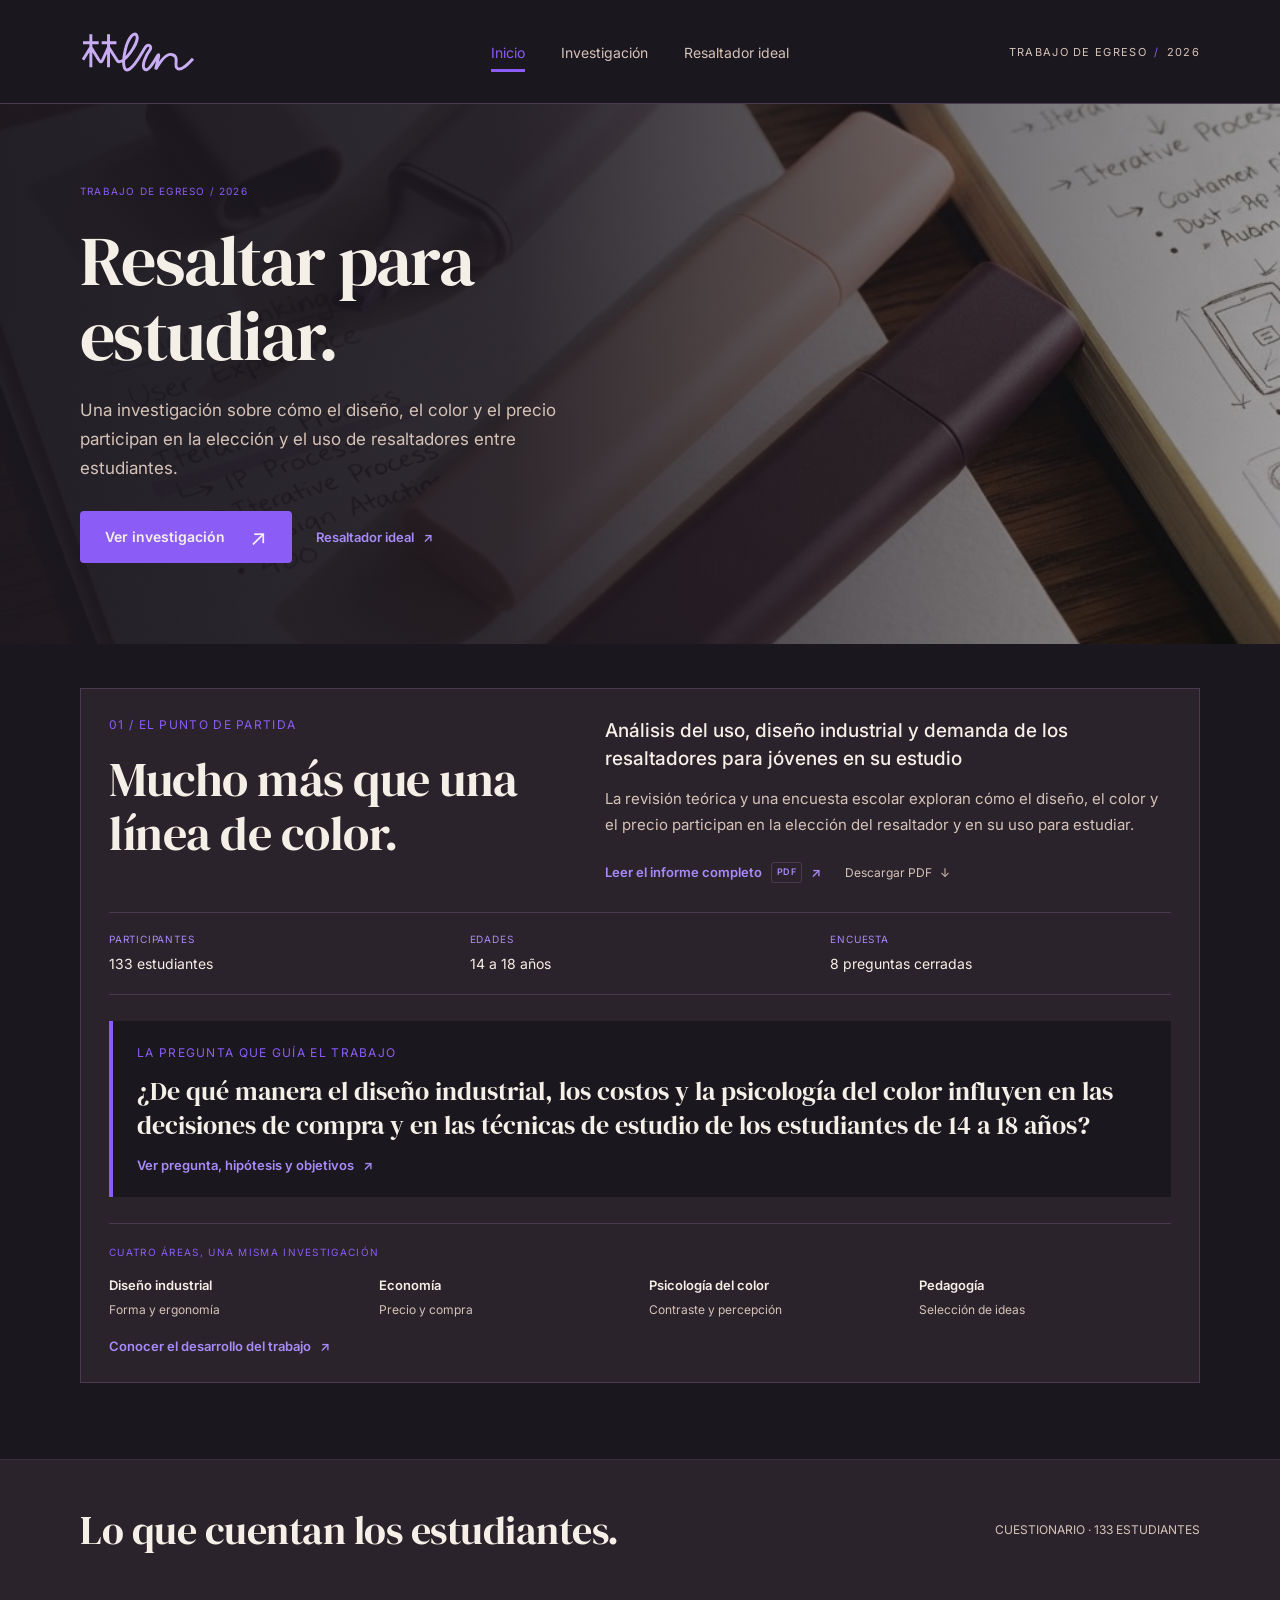
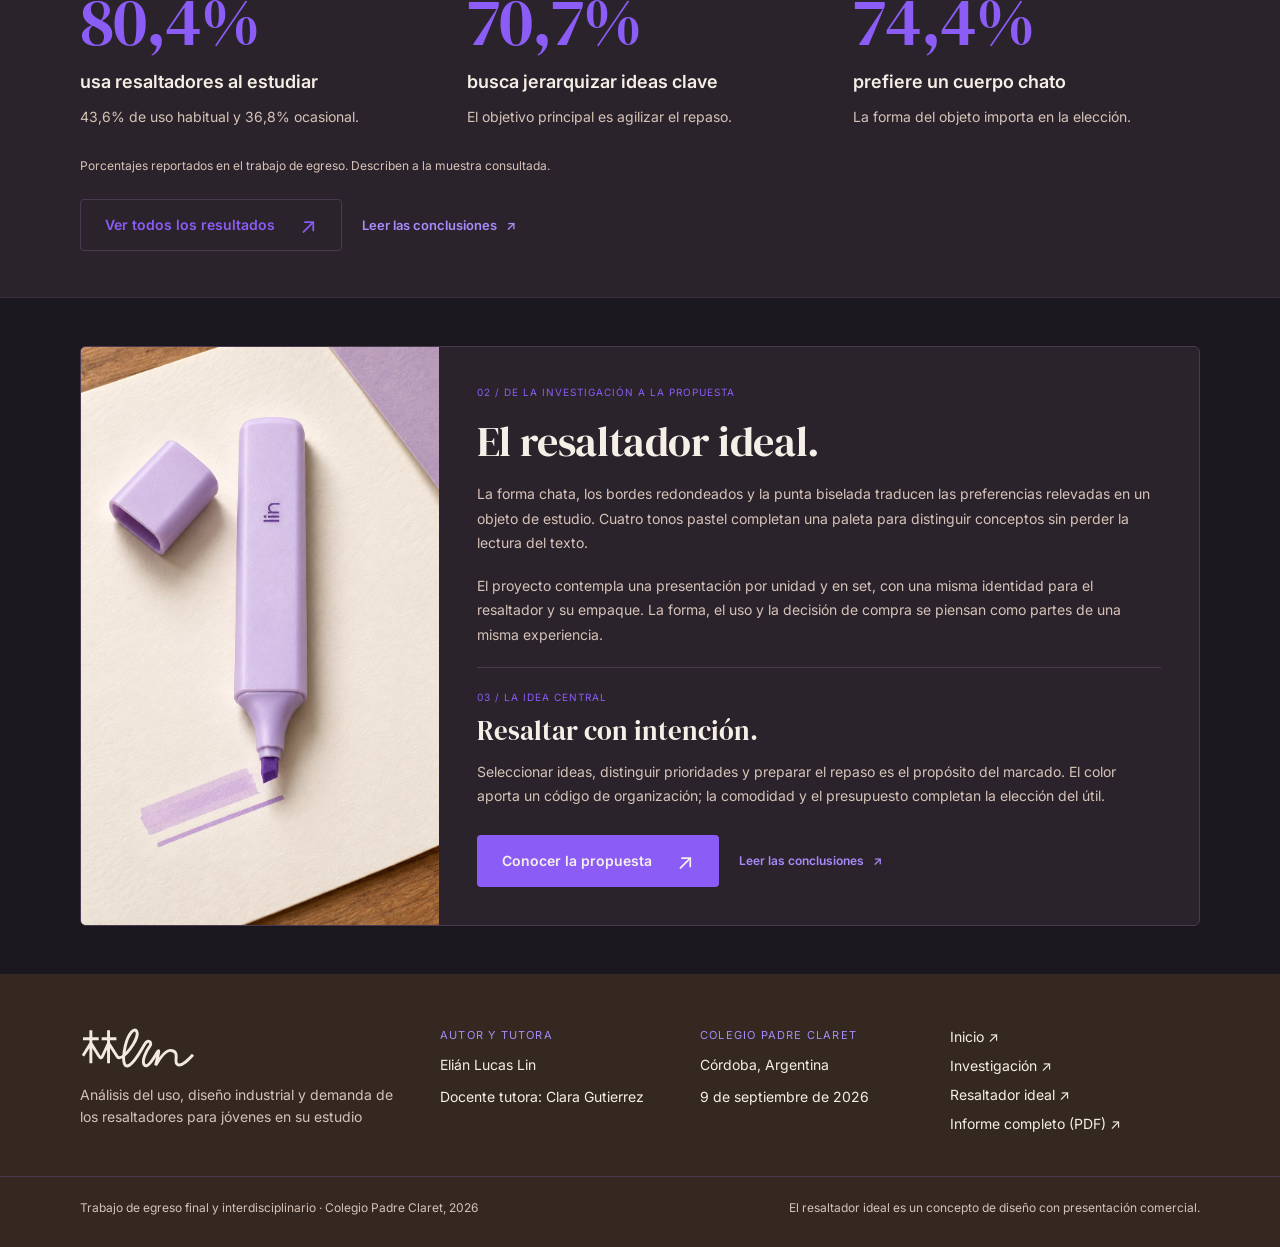
<file: index.html>
<!DOCTYPE html>
<html lang="es">
<head>
  <meta property="og:title" content="Análisis del uso, diseño industrial y demanda de los resaltadores para jóvenes en su estudio">
  <meta charset="UTF-8">
  <meta name="viewport" content="width=device-width, initial-scale=1.0">
  <meta name="theme-color" content="#1b171f">
  <meta name="description" content="Una investigación sobre diseño, color y hábitos de estudio: qué eligen los jóvenes y para qué usan los resaltadores.">
  <title>Inicio · TEFI</title>
  <link rel="preconnect" href="https://fonts.googleapis.com">
  <link rel="preconnect" href="https://fonts.gstatic.com" crossorigin>
  <link href="https://fonts.googleapis.com/css2?family=DM+Serif+Display&family=Inter:wght@400;500;600;700&display=swap" rel="stylesheet">
  <link rel="stylesheet" href="style.css">
</head>
<body class="home-page">
  <header class="site-header">
    <div class="header-inner">
      <a class="brand" href="#inicio" aria-label="lin, volver al inicio">
        <img src="assets/lin-mark-home.svg" alt="lin · 林" width="116" height="40">
      </a>
      <button class="menu-toggle" type="button" aria-label="Abrir menú" aria-expanded="false" aria-controls="main-navigation">
        <span></span><span></span>
      </button>
      <nav class="main-navigation" id="main-navigation" aria-label="Navegación principal">
  <a class="active" href="index.html#inicio" aria-current="page">Inicio</a>
  <a href="investigacion.html">Investigación</a>
  <a href="resaltador-ideal.html">Resaltador ideal</a>
</nav>
      <p class="edition">Trabajo de egreso <span>/</span> 2026</p>
    </div>
  </header>

  <main>
    <section class="hero" id="inicio" aria-labelledby="hero-title">
      <div class="hero-copy">
        <p class="eyebrow">Trabajo de egreso / 2026</p>
        <div class="hero-title-wrap">
          <h1 id="hero-title">Resaltar para estudiar.</h1>
        </div>
        <p class="hero-description">Una investigación sobre cómo el diseño, el color y el precio participan en la elección y el uso de resaltadores entre estudiantes.</p>
        <div class="hero-actions">
          <a class="button button-primary" href="investigacion.html">Ver investigación <span aria-hidden="true">↗</span></a>
          <a class="text-link" href="resaltador-ideal.html">Resaltador ideal <span aria-hidden="true">↗</span></a>
        </div>
      </div>
    </section>

    <section class="research-section" id="investigacion" aria-labelledby="research-title">
      <div class="home-intro-panel">
      <div class="topic-row">
        <div class="section-heading">
          <p class="eyebrow">01 / El punto de partida</p>
          <h2 id="research-title">Mucho más que una línea de color.</h2>
        </div>
        <div class="research-summary">
          <p class="summary-title">Análisis del uso, diseño industrial y demanda de los resaltadores para jóvenes en su estudio</p>
          <p>La revisión teórica y una encuesta escolar exploran cómo el diseño, el color y el precio participan en la elección del resaltador y en su uso para estudiar.</p>
          <div class="report-links"><a class="text-link" href="documentos/trabajo-de-egreso-lin.pdf" target="_blank" rel="noopener noreferrer">Leer el informe completo <span class="report-format">PDF</span><span aria-hidden="true">↗</span></a><a class="report-download" href="documentos/trabajo-de-egreso-lin.pdf" download="TEFI-Lin-Trabajo-de-egreso.pdf">Descargar PDF <span aria-hidden="true">↓</span></a></div>
        </div>
      </div>

      <dl class="home-study-facts" aria-label="Datos del estudio"><div><dt>Participantes</dt><dd>133 estudiantes</dd></div><div><dt>Edades</dt><dd>14 a 18 años</dd></div><div><dt>Encuesta</dt><dd>8 preguntas cerradas</dd></div></dl>

      <div class="research-question">
        <p class="eyebrow">La pregunta que guía el trabajo</p>
        <h3>¿De qué manera el diseño industrial, los costos y la psicología del color influyen en las decisiones de compra y en las técnicas de estudio de los estudiantes de 14 a 18 años?</h3>
        <a class="text-link" href="investigacion.html#framework-title">Ver pregunta, hipótesis y objetivos <span aria-hidden="true">↗</span></a>
      </div>
      <div class="home-research-lenses">
        <p class="eyebrow">Cuatro áreas, una misma investigación</p>
        <ul><li><strong>Diseño industrial</strong><span>Forma y ergonomía</span></li><li><strong>Economía</strong><span>Precio y compra</span></li><li><strong>Psicología del color</strong><span>Contraste y percepción</span></li><li><strong>Pedagogía</strong><span>Selección de ideas</span></li></ul>
        <a class="text-link" href="desarrollo.html">Conocer el desarrollo del trabajo <span aria-hidden="true">↗</span></a>
      </div>
      </div>
    </section>

    <section class="findings-section" aria-labelledby="findings-title">
      <div class="findings-heading">
        <h2 id="findings-title">Lo que cuentan los estudiantes.</h2>
        <p>Cuestionario · 133 estudiantes</p>
      </div>
      <div class="finding-grid">
        <article class="finding-card">
          <strong>80,4%</strong>
          <h3>usa resaltadores al estudiar</h3>
          <p>43,6% de uso habitual y 36,8% ocasional.</p>
        </article>
        <article class="finding-card">
          <strong>70,7%</strong>
          <h3>busca jerarquizar ideas clave</h3>
          <p>El objetivo principal es agilizar el repaso.</p>
        </article>
        <article class="finding-card">
          <strong>74,4%</strong>
          <h3>prefiere un cuerpo chato</h3>
          <p>La forma del objeto importa en la elección.</p>
        </article>
      </div>
      <p class="findings-note">Porcentajes reportados en el trabajo de egreso. Describen a la muestra consultada.</p>
      <div class="home-section-actions">
        <a class="button button-outline" href="resultados.html">Ver todos los resultados <span aria-hidden="true">↗</span></a>
        <a class="text-link" href="conclusiones.html">Leer las conclusiones <span aria-hidden="true">↗</span></a>
      </div>
    </section>

    <div class="home-closing">
      <section class="home-design-teaser home-proposal-band" id="ideal" aria-labelledby="concept-title">
        <figure class="home-proposal-visual"><img src="assets/inicio-propuesta-franja.jpg" alt="Resaltador violeta pastel de cuerpo plano con tapa separada y punta biselada junto a trazos ancho y fino" width="1024" height="1536" loading="lazy" decoding="async"></figure>
        <div class="home-design-copy">
          <p class="eyebrow">02 / De la investigación a la propuesta</p>
          <h2 id="concept-title">El resaltador ideal.</h2>
          <p>La forma chata, los bordes redondeados y la punta biselada traducen las preferencias relevadas en un objeto de estudio. Cuatro tonos pastel completan una paleta para distinguir conceptos sin perder la lectura del texto.</p>
          <p>El proyecto contempla una presentación por unidad y en set, con una misma identidad para el resaltador y su empaque. La forma, el uso y la decisión de compra se piensan como partes de una misma experiencia.</p>
          <div class="home-proposal-insight" id="concept-note" aria-labelledby="central-title">
            <p class="eyebrow">03 / La idea central</p>
            <h3 id="central-title">Resaltar con intención.</h3>
            <p>Seleccionar ideas, distinguir prioridades y preparar el repaso es el propósito del marcado. El color aporta un código de organización; la comodidad y el presupuesto completan la elección del útil.</p>
          </div>
          <div class="home-proposal-actions"><a class="button button-primary" href="resaltador-ideal.html">Conocer la propuesta <span aria-hidden="true">↗</span></a><a class="text-link" href="conclusiones.html">Leer las conclusiones <span aria-hidden="true">↗</span></a></div>
        </div>
      </section>
    </div>
  </main>

  <footer class="site-footer">
    <div class="footer-main">
      <div class="footer-identity">
        <a href="#inicio" aria-label="Volver al inicio"><img src="assets/lin-mark-home-footer.svg" alt="lin · 林" width="116" height="40"></a>
        <p>Análisis del uso, diseño industrial y demanda de los resaltadores para jóvenes en su estudio</p>
      </div>
      <div class="footer-column">
        <p class="footer-label">Autor y tutora</p>
        <p>Elián Lucas Lin</p>
        <p>Docente tutora: Clara Gutierrez</p>
      </div>
      <div class="footer-column">
        <p class="footer-label">Colegio Padre Claret</p>
        <p>Córdoba, Argentina</p>
        <p>9 de septiembre de 2026</p>
      </div>
      <nav class="footer-nav" aria-label="Navegación del pie">
        <a href="#inicio">Inicio ↗</a>
        <a href="investigacion.html">Investigación ↗</a>
        <a href="resaltador-ideal.html">Resaltador ideal ↗</a>
      <a href="documentos/trabajo-de-egreso-lin.pdf" target="_blank" rel="noopener noreferrer">Informe completo (PDF) ↗</a></nav>
    </div>
    <div class="footer-note">
      <p>Trabajo de egreso final y interdisciplinario · Colegio Padre Claret, 2026</p>
      <p>El resaltador ideal es un concepto de diseño con presentación comercial.</p>
    </div>
  </footer>
  <script src="script.js" defer></script>
</body>
</html>
</file>
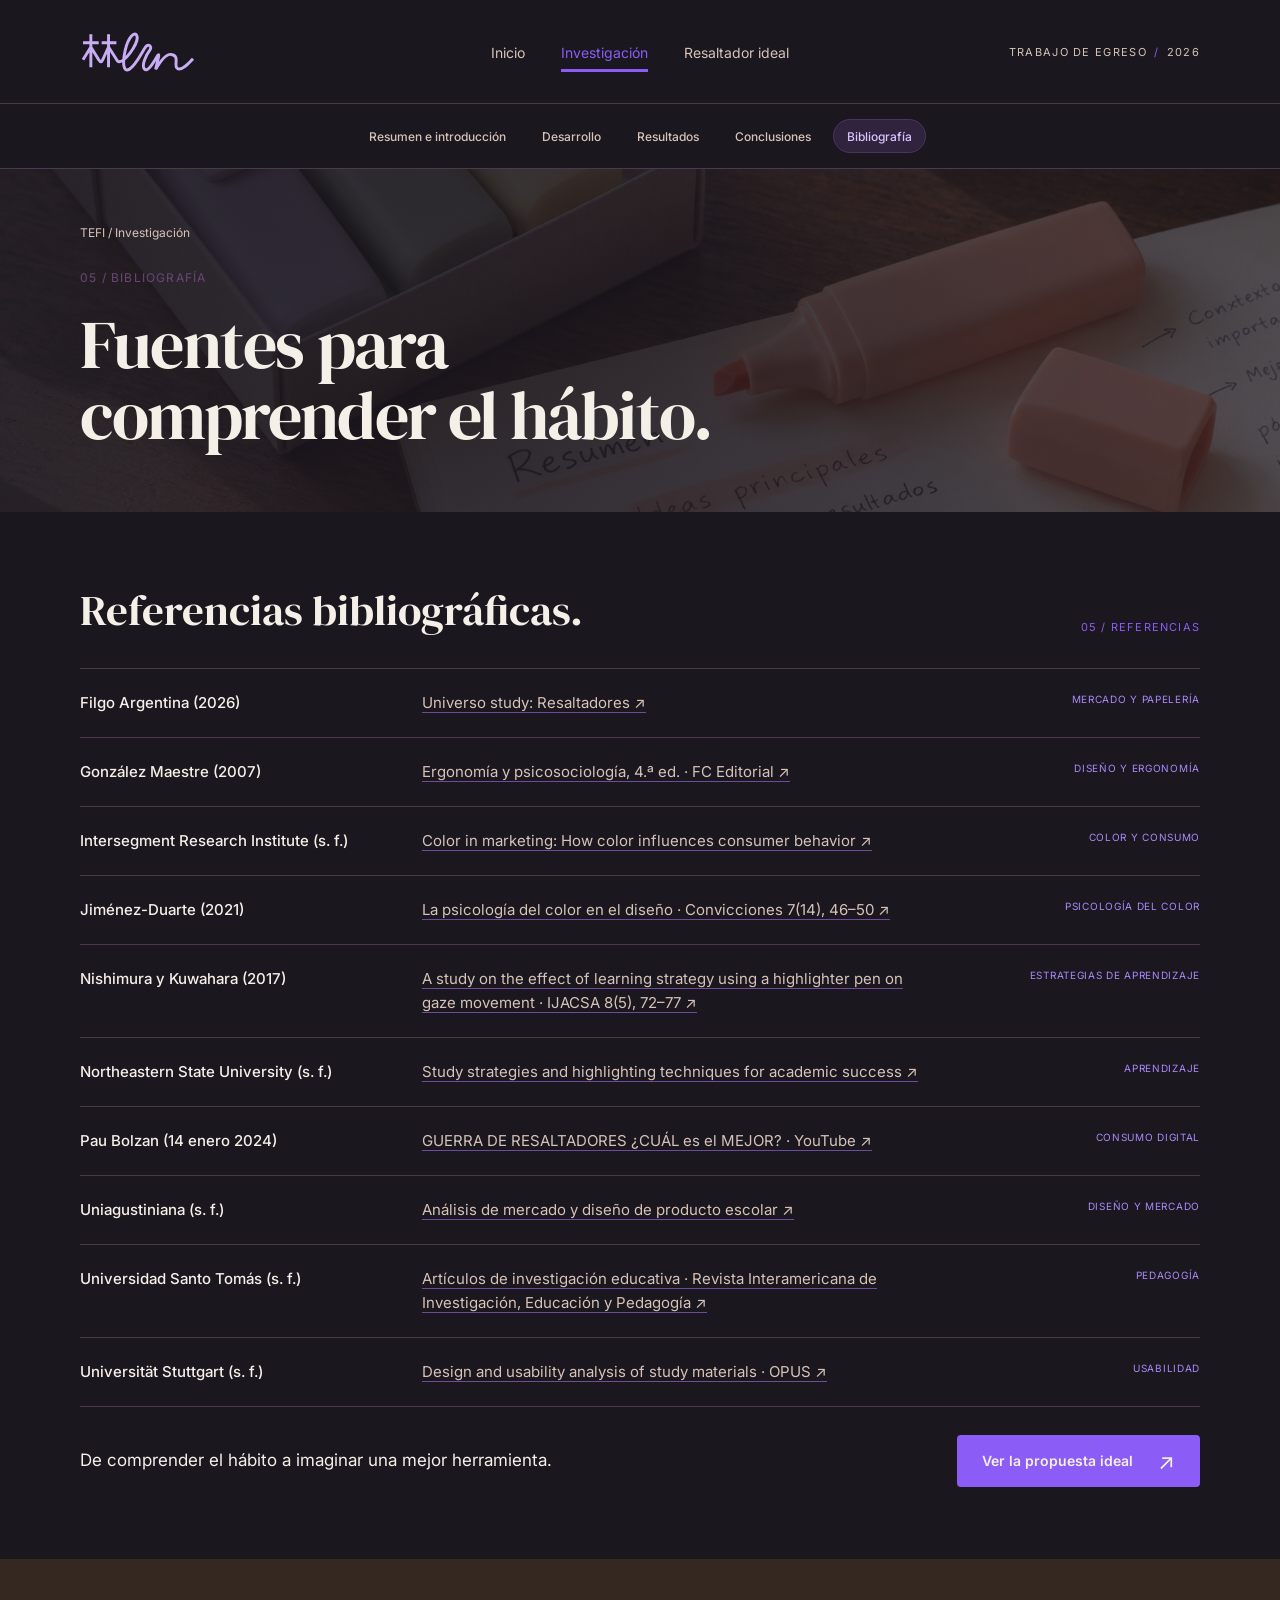
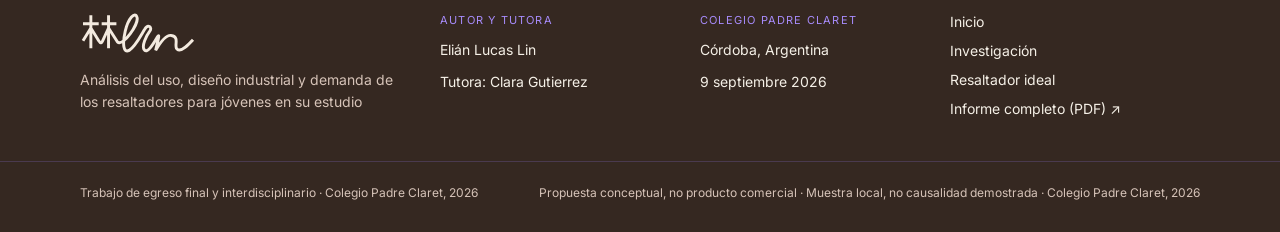
<file: bibliografia.html>
<!DOCTYPE html>
<html lang="es">
<head>
  <meta property="og:title" content="Análisis del uso, diseño industrial y demanda de los resaltadores para jóvenes en su estudio">
  <meta charset="UTF-8"><meta name="viewport" content="width=device-width, initial-scale=1.0"><meta name="theme-color" content="#1b171f">
  <meta name="description" content="Referencias bibliográficas consultadas para el trabajo de egreso sobre resaltadores."><title>Investigación · Bibliografía</title>
  <link rel="preconnect" href="https://fonts.googleapis.com"><link rel="preconnect" href="https://fonts.gstatic.com" crossorigin><link href="https://fonts.googleapis.com/css2?family=DM+Serif+Display&family=Inter:wght@400;500;600;700&display=swap" rel="stylesheet"><link rel="stylesheet" href="style.css">
</head>
<body class="page-bibliografia">
  <header class="site-header"><div class="header-inner"><a class="brand" href="index.html#inicio" aria-label="lin, volver al inicio"><img src="assets/lin-mark-home.svg" alt="lin · 林" width="116" height="40"></a><button class="menu-toggle" type="button" aria-label="Abrir menú" aria-expanded="false" aria-controls="main-navigation"><span></span><span></span></button><nav class="main-navigation" id="main-navigation" aria-label="Navegación principal">
  <a href="index.html#inicio">Inicio</a>
  <a class="active" href="investigacion.html" aria-current="page">Investigación</a>
  <a href="resaltador-ideal.html">Resaltador ideal</a>
</nav><p class="edition">Trabajo de egreso <span>/</span> 2026</p></div></header>
  <main class="research-page">
    <nav class="research-subnav" aria-label="Secciones de investigación"><div class="research-subnav-inner">
  <a class="subnav-pill" href="investigacion.html">Resumen e introducción</a>
  <a class="subnav-pill" href="desarrollo.html">Desarrollo</a>
  <a class="subnav-pill" href="resultados.html">Resultados</a>
  <a class="subnav-pill" href="conclusiones.html">Conclusiones</a>
  <a class="subnav-pill active" href="bibliografia.html" aria-current="page">Bibliografía</a>
</div></nav>
    <section class="research-masthead" aria-labelledby="research-page-title"><p class="research-breadcrumb">TEFI / Investigación</p><div class="research-intro-grid research-intro-compact"><div class="research-headline"><p class="research-kicker">05 / Bibliografía</p><h1 id="research-page-title">Fuentes para comprender el hábito.</h1></div></div></section>
  
  <section class="bibliography-section" aria-labelledby="bibliography-title"><div class="bibliography-heading"><h2 id="bibliography-title">Referencias bibliográficas.</h2><p class="article-index">05 / Referencias</p></div><div class="bibliography-list">
    <article class="bibliography-entry"><p class="bibliography-author">Filgo Argentina (2026)</p><p class="bibliography-work"><a href="https://www.filgoshop.com.ar/universo-study/resaltadores/" target="_blank" rel="noopener noreferrer">Universo study: Resaltadores ↗</a></p><p class="bibliography-category">Mercado y papelería</p></article>
    <article class="bibliography-entry"><p class="bibliography-author">González Maestre (2007)</p><p class="bibliography-work"><a href="https://books.google.com.ar/books?id=oDBwCTg13HIC" target="_blank" rel="noopener noreferrer">Ergonomía y psicosociología, 4.ª ed. · FC Editorial ↗</a></p><p class="bibliography-category">Diseño y ergonomía</p></article>
    <article class="bibliography-entry"><p class="bibliography-author">Intersegment Research Institute (s. f.)</p><p class="bibliography-work"><a href="https://s3.amazonaws.com/IRI-PDFs/IRI+WEEK+2+Color+In+Marketing.pdf" target="_blank" rel="noopener noreferrer">Color in marketing: How color influences consumer behavior ↗</a></p><p class="bibliography-category">Color y consumo</p></article>
    <article class="bibliography-entry"><p class="bibliography-author">Jiménez-Duarte (2021)</p><p class="bibliography-work"><a href="https://fesc.edu.co/Revistas/OJS/index.php/convicciones/article/view/657" target="_blank" rel="noopener noreferrer">La psicología del color en el diseño · Convicciones 7(14), 46–50 ↗</a></p><p class="bibliography-category">Psicología del color</p></article>
    <article class="bibliography-entry"><p class="bibliography-author">Nishimura y Kuwahara (2017)</p><p class="bibliography-work"><a href="https://doi.org/10.14569/IJACSA.2017.080510" target="_blank" rel="noopener noreferrer">A study on the effect of learning strategy using a highlighter pen on gaze movement · IJACSA 8(5), 72–77 ↗</a></p><p class="bibliography-category">Estrategias de aprendizaje</p></article>
    <article class="bibliography-entry"><p class="bibliography-author">Northeastern State University (s. f.)</p><p class="bibliography-work"><a href="https://digitallibrary.nsuok.edu/downloads/8fpxn-6ns50/index.pdf" target="_blank" rel="noopener noreferrer">Study strategies and highlighting techniques for academic success ↗</a></p><p class="bibliography-category">Aprendizaje</p></article>
    <article class="bibliography-entry"><p class="bibliography-author">Pau Bolzan (14 enero 2024)</p><p class="bibliography-work"><a href="https://youtu.be/Vt74Zmdcchg" target="_blank" rel="noopener noreferrer">GUERRA DE RESALTADORES ¿CUÁL es el MEJOR? · YouTube ↗</a></p><p class="bibliography-category">Consumo digital</p></article>
    <article class="bibliography-entry"><p class="bibliography-author">Uniagustiniana (s. f.)</p><p class="bibliography-work"><a href="https://repositorio.uniagustiniana.edu.co/items/a0087fd6-8b04-4771-b978-5e67506e7b08" target="_blank" rel="noopener noreferrer">Análisis de mercado y diseño de producto escolar ↗</a></p><p class="bibliography-category">Diseño y mercado</p></article>
    <article class="bibliography-entry"><p class="bibliography-author">Universidad Santo Tomás (s. f.)</p><p class="bibliography-work"><a href="https://revistas.usantotomas.edu.co/index.php/riiep/article/view/4702" target="_blank" rel="noopener noreferrer">Artículos de investigación educativa · Revista Interamericana de Investigación, Educación y Pedagogía ↗</a></p><p class="bibliography-category">Pedagogía</p></article>
    <article class="bibliography-entry"><p class="bibliography-author">Universität Stuttgart (s. f.)</p><p class="bibliography-work"><a href="https://elib.uni-stuttgart.de/items/d8b5a973-e203-46e5-85dd-be4699e138c3" target="_blank" rel="noopener noreferrer">Design and usability analysis of study materials · OPUS ↗</a></p><p class="bibliography-category">Usabilidad</p></article>
  </div><div class="bibliography-continue"><p>De comprender el hábito a imaginar una mejor herramienta.</p><a class="button button-primary" href="resaltador-ideal.html">Ver la propuesta ideal <span>↗</span></a></div></section></main>
  <footer class="site-footer"><div class="footer-main"><div class="footer-identity"><a href="index.html#inicio" aria-label="Volver al inicio"><img src="assets/lin-mark-home-footer.svg" alt="lin · 林" width="116" height="40"></a><p>Análisis del uso, diseño industrial y demanda de los resaltadores para jóvenes en su estudio</p></div><div class="footer-column"><p class="footer-label">Autor y tutora</p><p>Elián Lucas Lin</p><p>Tutora: Clara Gutierrez</p></div><div class="footer-column"><p class="footer-label">Colegio Padre Claret</p><p>Córdoba, Argentina</p><p>9 septiembre 2026</p></div><nav class="footer-nav" aria-label="Navegación del pie"><a href="index.html#inicio">Inicio</a><a href="investigacion.html" aria-current="page">Investigación</a><a href="resaltador-ideal.html">Resaltador ideal</a><a href="documentos/trabajo-de-egreso-lin.pdf" target="_blank" rel="noopener noreferrer">Informe completo (PDF) ↗</a></nav></div><div class="footer-note"><p>Trabajo de egreso final y interdisciplinario · Colegio Padre Claret, 2026</p><p>Propuesta conceptual, no producto comercial · Muestra local, no causalidad demostrada · Colegio Padre Claret, 2026</p></div></footer><script src="script.js" defer></script>
</body></html>
</file>
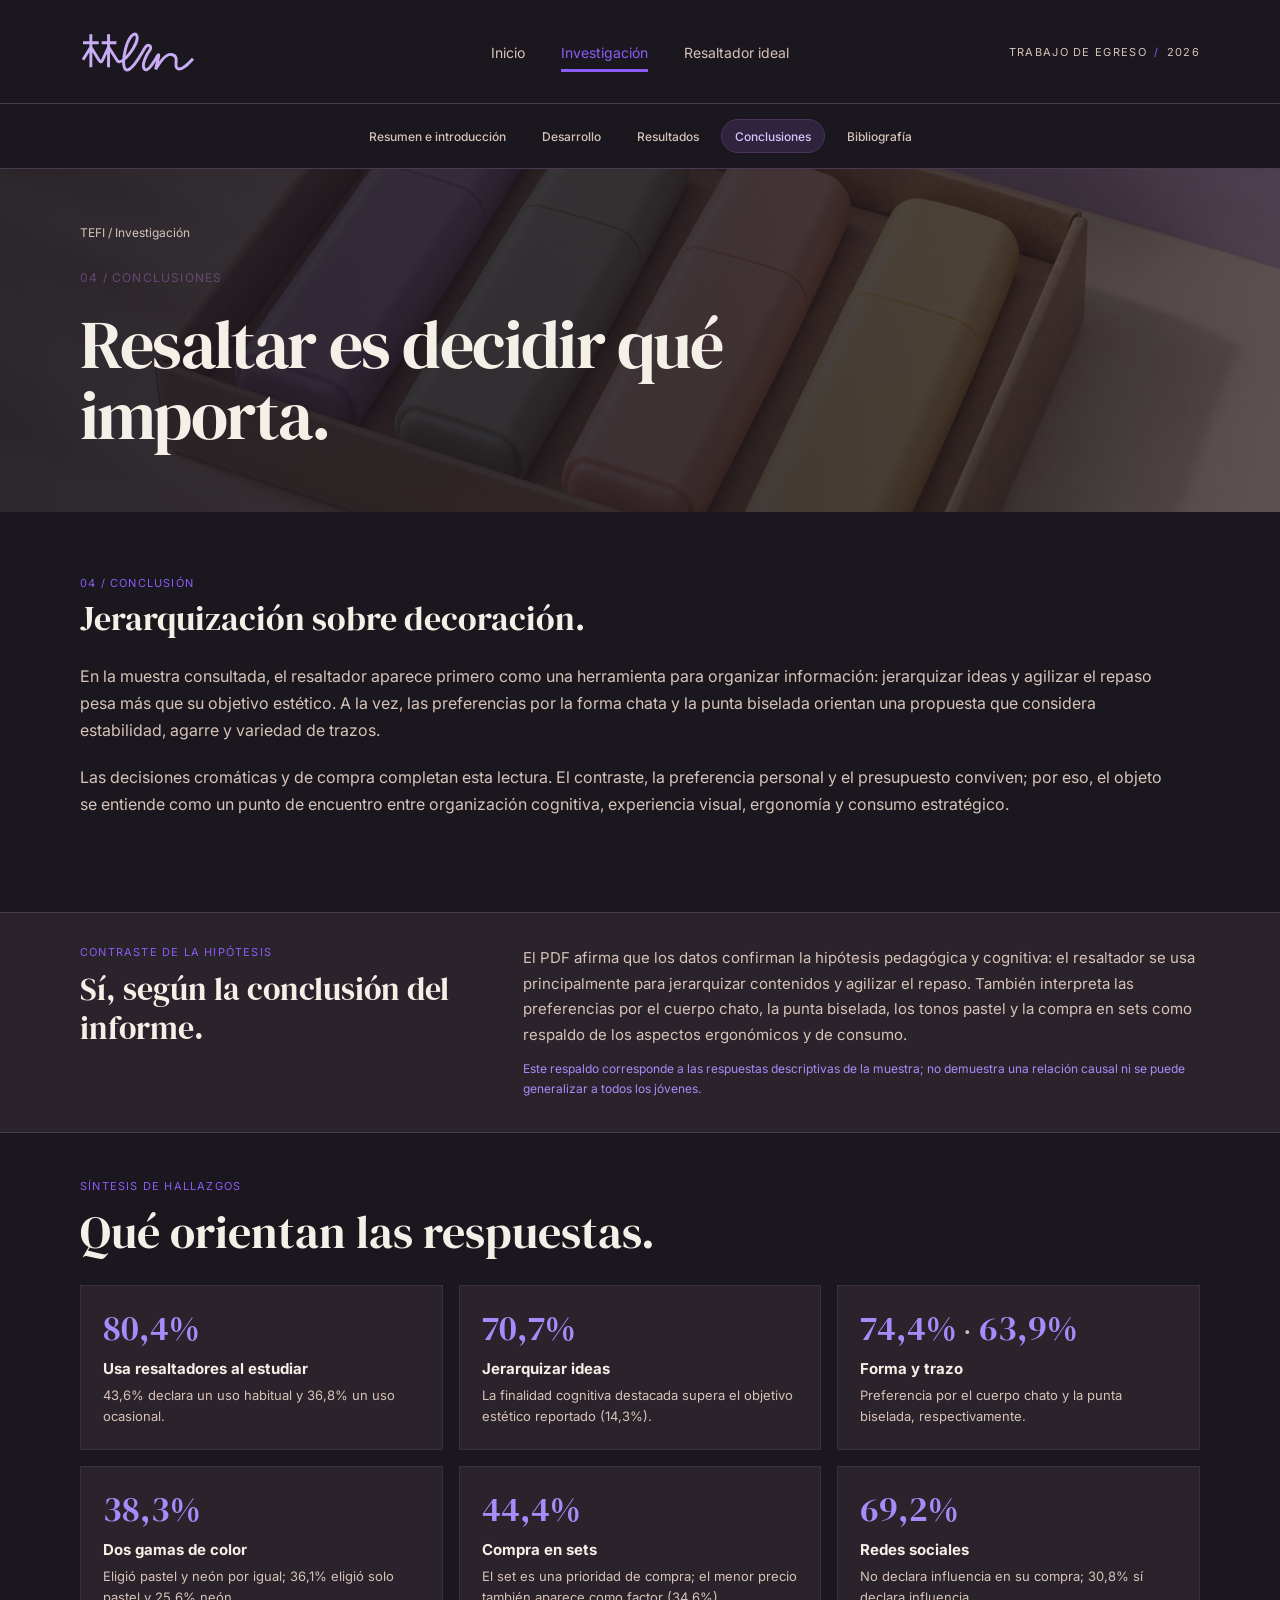
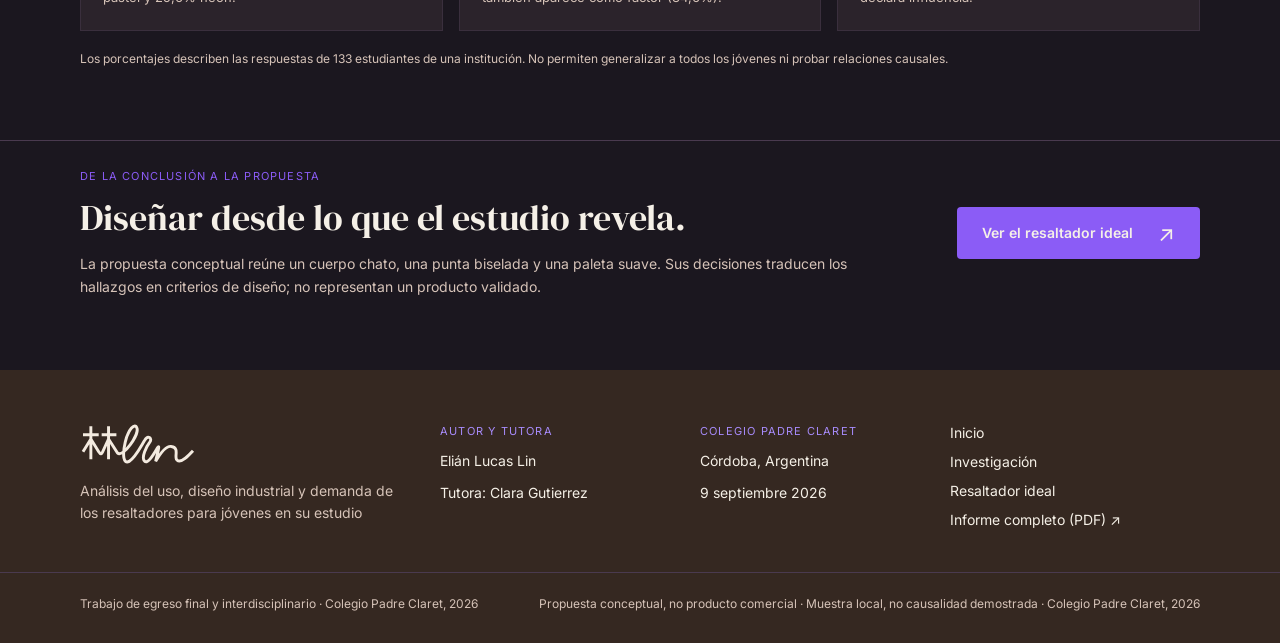
<file: conclusiones.html>
<!DOCTYPE html>
<html lang="es">
<head>
  <meta property="og:title" content="Análisis del uso, diseño industrial y demanda de los resaltadores para jóvenes en su estudio">
  <meta charset="UTF-8"><meta name="viewport" content="width=device-width, initial-scale=1.0"><meta name="theme-color" content="#1b171f">
  <meta name="description" content="Conclusiones del estudio sobre hábitos, diseño y elección de resaltadores."><title>Investigación · Conclusiones</title>
  <link rel="preconnect" href="https://fonts.googleapis.com"><link rel="preconnect" href="https://fonts.gstatic.com" crossorigin><link href="https://fonts.googleapis.com/css2?family=DM+Serif+Display&family=Inter:wght@400;500;600;700&display=swap" rel="stylesheet"><link rel="stylesheet" href="style.css">
</head>
<body class="page-conclusiones">
  <header class="site-header"><div class="header-inner"><a class="brand" href="index.html#inicio" aria-label="lin, volver al inicio"><img src="assets/lin-mark-home.svg" alt="lin · 林" width="116" height="40"></a><button class="menu-toggle" type="button" aria-label="Abrir menú" aria-expanded="false" aria-controls="main-navigation"><span></span><span></span></button><nav class="main-navigation" id="main-navigation" aria-label="Navegación principal">
  <a href="index.html#inicio">Inicio</a>
  <a class="active" href="investigacion.html" aria-current="page">Investigación</a>
  <a href="resaltador-ideal.html">Resaltador ideal</a>
</nav><p class="edition">Trabajo de egreso <span>/</span> 2026</p></div></header>
  <main class="research-page">
    <nav class="research-subnav" aria-label="Secciones de investigación"><div class="research-subnav-inner">
  <a class="subnav-pill" href="investigacion.html">Resumen e introducción</a>
  <a class="subnav-pill" href="desarrollo.html">Desarrollo</a>
  <a class="subnav-pill" href="resultados.html">Resultados</a>
  <a class="subnav-pill active" href="conclusiones.html" aria-current="page">Conclusiones</a>
  <a class="subnav-pill" href="bibliografia.html">Bibliografía</a>
</div></nav>
    <section class="research-masthead" aria-labelledby="research-page-title"><p class="research-breadcrumb">TEFI / Investigación</p><div class="research-intro-grid research-intro-compact"><div class="research-headline"><p class="research-kicker">04 / Conclusiones</p><h1 id="research-page-title">Resaltar es decidir qué importa.</h1></div></div></section>
  
  <section class="theory-article conclusion-article" aria-labelledby="conclusion-title">
    <div class="article-heading"><p class="article-index">04 / Conclusión</p><h2 id="conclusion-title">Jerarquización sobre decoración.</h2></div>
    <p class="theory-intro">En la muestra consultada, el resaltador aparece primero como una herramienta para organizar información: jerarquizar ideas y agilizar el repaso pesa más que su objetivo estético. A la vez, las preferencias por la forma chata y la punta biselada orientan una propuesta que considera estabilidad, agarre y variedad de trazos.</p>
    <p class="conclusion-summary">Las decisiones cromáticas y de compra completan esta lectura. El contraste, la preferencia personal y el presupuesto conviven; por eso, el objeto se entiende como un punto de encuentro entre organización cognitiva, experiencia visual, ergonomía y consumo estratégico.</p>
  </section>
  <section class="hypothesis-verdict" aria-labelledby="hypothesis-verdict-title">
    <div><p class="article-index">Contraste de la hipótesis</p><h2 id="hypothesis-verdict-title">Sí, según la conclusión del informe.</h2></div>
    <div><p>El PDF afirma que los datos confirman la hipótesis pedagógica y cognitiva: el resaltador se usa principalmente para jerarquizar contenidos y agilizar el repaso. También interpreta las preferencias por el cuerpo chato, la punta biselada, los tonos pastel y la compra en sets como respaldo de los aspectos ergonómicos y de consumo.</p><p class="hypothesis-scope">Este respaldo corresponde a las respuestas descriptivas de la muestra; no demuestra una relación causal ni se puede generalizar a todos los jóvenes.</p></div>
  </section>
  <section class="conclusion-evidence" aria-labelledby="conclusion-evidence-title">
    <div class="article-heading"><p class="article-index">Síntesis de hallazgos</p><h2 id="conclusion-evidence-title">Qué orientan las respuestas.</h2></div>
    <div class="conclusion-evidence-grid">
      <article><strong>80,4%</strong><h3>Usa resaltadores al estudiar</h3><p>43,6% declara un uso habitual y 36,8% un uso ocasional.</p></article>
      <article><strong>70,7%</strong><h3>Jerarquizar ideas</h3><p>La finalidad cognitiva destacada supera el objetivo estético reportado (14,3%).</p></article>
      <article><strong>74,4% <span>·</span> 63,9%</strong><h3>Forma y trazo</h3><p>Preferencia por el cuerpo chato y la punta biselada, respectivamente.</p></article>
      <article><strong>38,3%</strong><h3>Dos gamas de color</h3><p>Eligió pastel y neón por igual; 36,1% eligió solo pastel y 25,6% neón.</p></article>
      <article><strong>44,4%</strong><h3>Compra en sets</h3><p>El set es una prioridad de compra; el menor precio también aparece como factor (34,6%).</p></article>
      <article><strong>69,2%</strong><h3>Redes sociales</h3><p>No declara influencia en su compra; 30,8% sí declara influencia.</p></article>
    </div>
    <p class="conclusion-caveat">Los porcentajes describen las respuestas de 133 estudiantes de una institución. No permiten generalizar a todos los jóvenes ni probar relaciones causales.</p>
  </section>
  <section class="conclusion-next"><div><p class="article-index">De la conclusión a la propuesta</p><h2>Diseñar desde lo que el estudio revela.</h2><p>La propuesta conceptual reúne un cuerpo chato, una punta biselada y una paleta suave. Sus decisiones traducen los hallazgos en criterios de diseño; no representan un producto validado.</p></div><a class="button button-primary" href="resaltador-ideal.html">Ver el resaltador ideal <span>↗</span></a></section></main>
  <footer class="site-footer"><div class="footer-main"><div class="footer-identity"><a href="index.html#inicio" aria-label="Volver al inicio"><img src="assets/lin-mark-home-footer.svg" alt="lin · 林" width="116" height="40"></a><p>Análisis del uso, diseño industrial y demanda de los resaltadores para jóvenes en su estudio</p></div><div class="footer-column"><p class="footer-label">Autor y tutora</p><p>Elián Lucas Lin</p><p>Tutora: Clara Gutierrez</p></div><div class="footer-column"><p class="footer-label">Colegio Padre Claret</p><p>Córdoba, Argentina</p><p>9 septiembre 2026</p></div><nav class="footer-nav" aria-label="Navegación del pie"><a href="index.html#inicio">Inicio</a><a href="investigacion.html" aria-current="page">Investigación</a><a href="resaltador-ideal.html">Resaltador ideal</a><a href="documentos/trabajo-de-egreso-lin.pdf" target="_blank" rel="noopener noreferrer">Informe completo (PDF) ↗</a></nav></div><div class="footer-note"><p>Trabajo de egreso final y interdisciplinario · Colegio Padre Claret, 2026</p><p>Propuesta conceptual, no producto comercial · Muestra local, no causalidad demostrada · Colegio Padre Claret, 2026</p></div></footer><script src="script.js" defer></script>
</body></html>
</file>
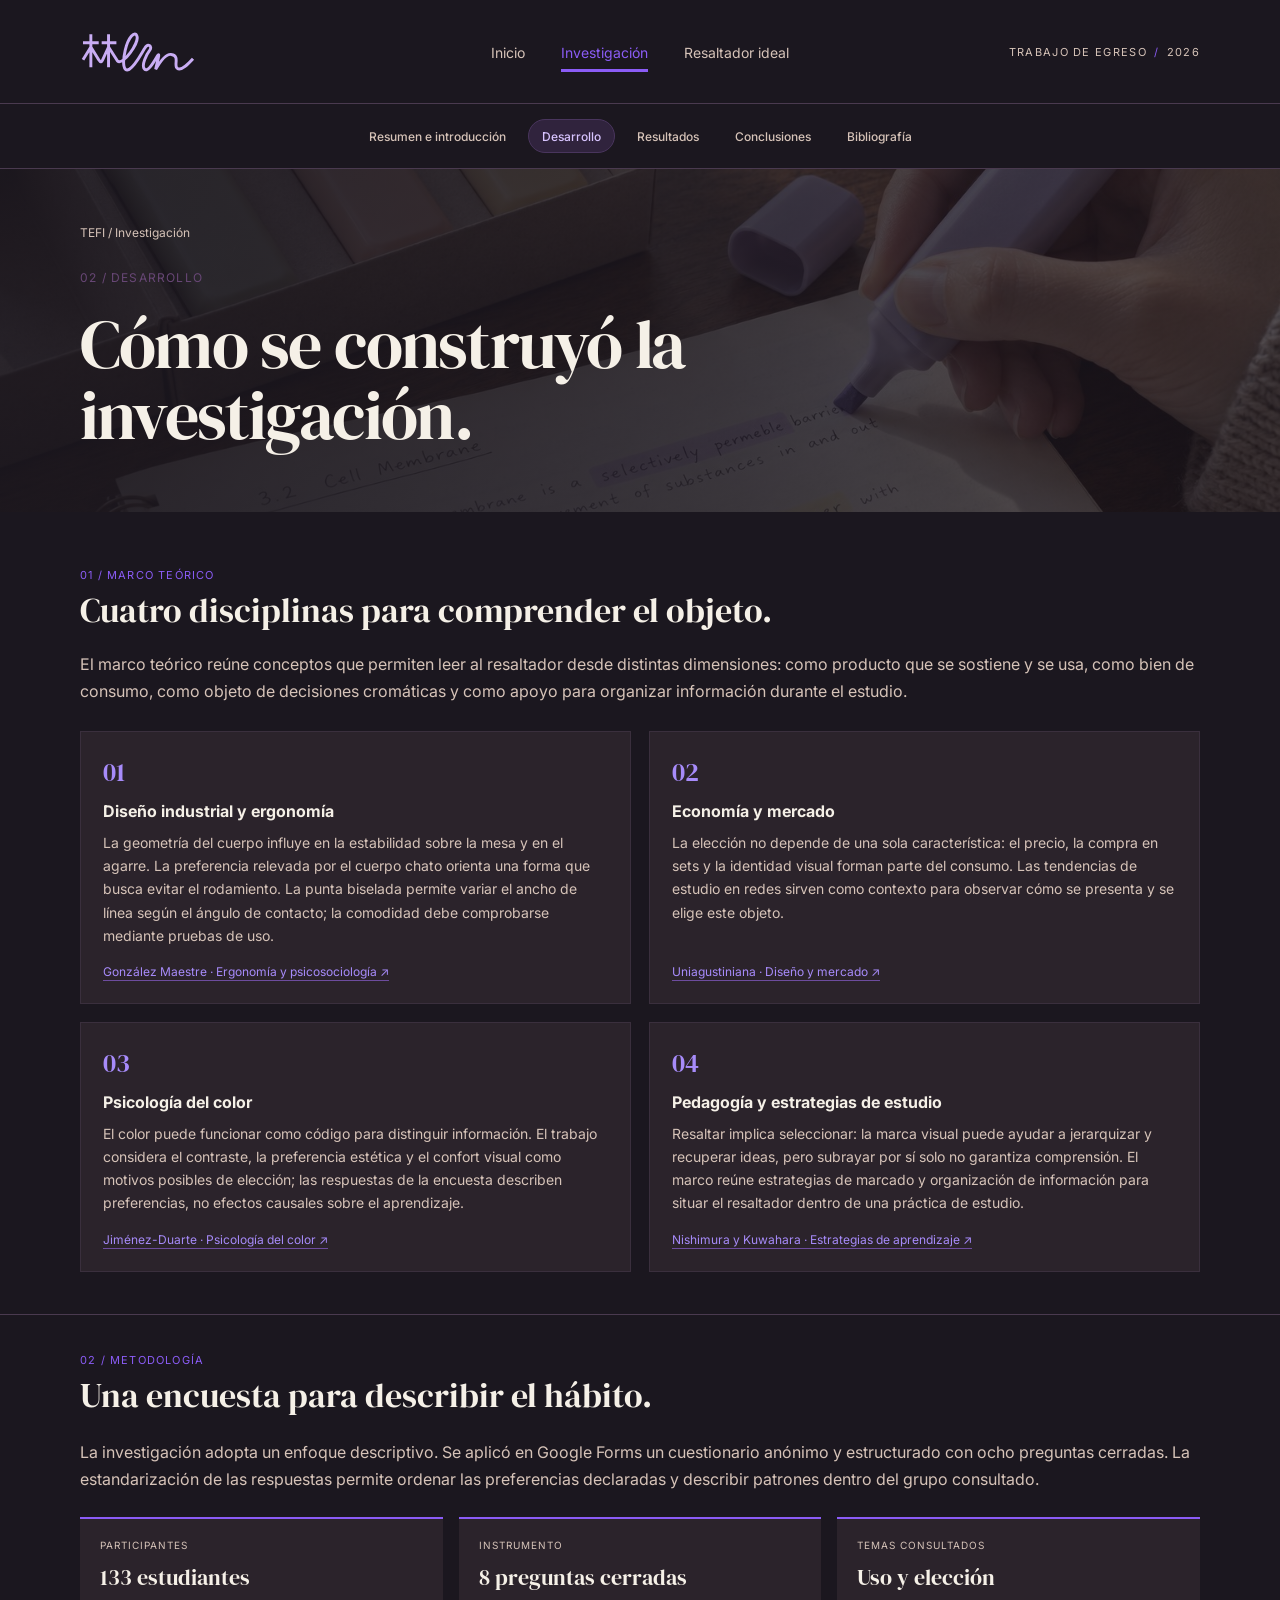
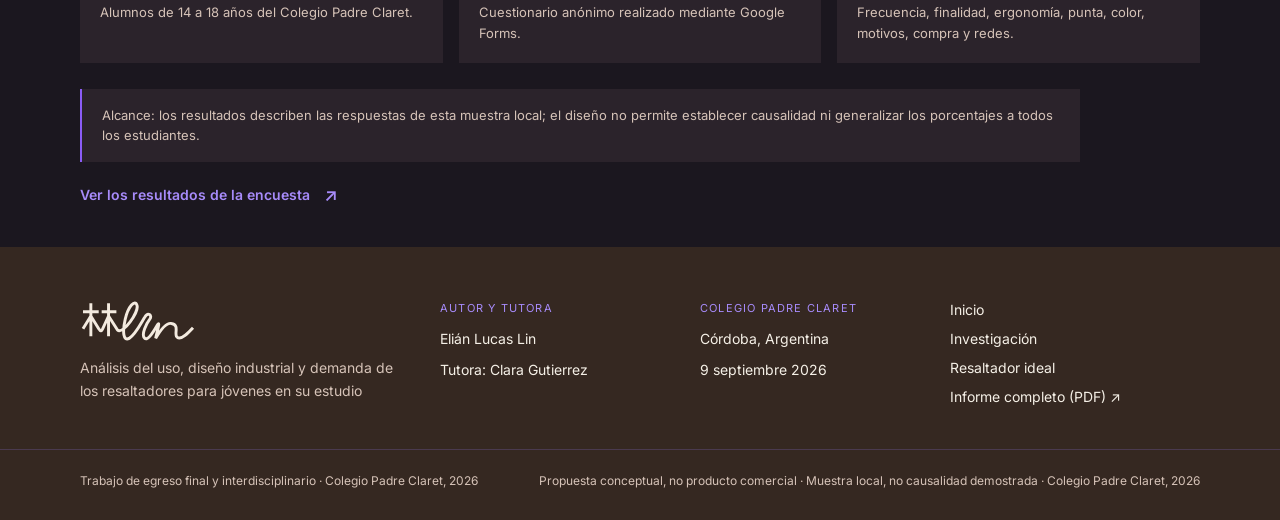
<file: desarrollo.html>
<!DOCTYPE html>
<html lang="es">
<head>
  <meta property="og:title" content="Análisis del uso, diseño industrial y demanda de los resaltadores para jóvenes en su estudio">
  <meta charset="UTF-8">
  <meta name="viewport" content="width=device-width, initial-scale=1.0">
  <meta name="theme-color" content="#1b171f">
  <meta name="description" content="Desarrollo de la investigación: marco teórico y metodología del estudio sobre resaltadores.">
  <title>Investigación · Desarrollo</title>
  <link rel="preconnect" href="https://fonts.googleapis.com">
  <link rel="preconnect" href="https://fonts.gstatic.com" crossorigin>
  <link href="https://fonts.googleapis.com/css2?family=DM+Serif+Display&family=Inter:wght@400;500;600;700&display=swap" rel="stylesheet">
  <link rel="stylesheet" href="style.css">
</head>
<body class="page-desarrollo">
  <header class="site-header"><div class="header-inner">
    <a class="brand" href="index.html#inicio" aria-label="lin, volver al inicio"><img src="assets/lin-mark-home.svg" alt="lin · 林" width="116" height="40"></a>
    <button class="menu-toggle" type="button" aria-label="Abrir menú" aria-expanded="false" aria-controls="main-navigation"><span></span><span></span></button>
    <nav class="main-navigation" id="main-navigation" aria-label="Navegación principal">
      <a href="index.html#inicio">Inicio</a><a class="active" href="investigacion.html" aria-current="page">Investigación</a><a href="resaltador-ideal.html">Resaltador ideal</a>
    </nav>
    <p class="edition">Trabajo de egreso <span>/</span> 2026</p>
  </div></header>
  <main class="research-page">
    <section class="research-subnav" aria-label="Secciones de investigación"><div class="research-subnav-inner">
      <a class="subnav-pill" href="investigacion.html">Resumen e introducción</a><a class="subnav-pill active" href="desarrollo.html" aria-current="page">Desarrollo</a><a class="subnav-pill" href="resultados.html">Resultados</a><a class="subnav-pill" href="conclusiones.html">Conclusiones</a><a class="subnav-pill" href="bibliografia.html">Bibliografía</a>
    </div></section>
    <section class="research-masthead" aria-labelledby="research-page-title">
      <p class="research-breadcrumb">TEFI / Investigación</p>
      <div class="research-intro-grid research-intro-compact"><div class="research-headline"><p class="research-kicker">02 / Desarrollo</p><h1 id="research-page-title">Cómo se construyó la investigación.</h1></div></div>
    </section>
    <section class="theory-article development-article" aria-labelledby="theory-title">
      <div class="article-heading"><p class="article-index">01 / Marco teórico</p><h2 id="theory-title">Cuatro disciplinas para comprender el objeto.</h2></div>
      <p class="theory-intro">El marco teórico reúne conceptos que permiten leer al resaltador desde distintas dimensiones: como producto que se sostiene y se usa, como bien de consumo, como objeto de decisiones cromáticas y como apoyo para organizar información durante el estudio.</p>
      <div class="development-theory-grid">
        <article><span>01</span><h3>Diseño industrial y ergonomía</h3><p>La geometría del cuerpo influye en la estabilidad sobre la mesa y en el agarre. La preferencia relevada por el cuerpo chato orienta una forma que busca evitar el rodamiento. La punta biselada permite variar el ancho de línea según el ángulo de contacto; la comodidad debe comprobarse mediante pruebas de uso.</p><a href="https://books.google.com.ar/books?id=oDBwCTg13HIC" target="_blank" rel="noopener noreferrer">González Maestre · Ergonomía y psicosociología ↗</a></article>
        <article><span>02</span><h3>Economía y mercado</h3><p>La elección no depende de una sola característica: el precio, la compra en sets y la identidad visual forman parte del consumo. Las tendencias de estudio en redes sirven como contexto para observar cómo se presenta y se elige este objeto.</p><a href="https://repositorio.uniagustiniana.edu.co/items/a0087fd6-8b04-4771-b978-5e67506e7b08" target="_blank" rel="noopener noreferrer">Uniagustiniana · Diseño y mercado ↗</a></article>
        <article><span>03</span><h3>Psicología del color</h3><p>El color puede funcionar como código para distinguir información. El trabajo considera el contraste, la preferencia estética y el confort visual como motivos posibles de elección; las respuestas de la encuesta describen preferencias, no efectos causales sobre el aprendizaje.</p><a href="https://fesc.edu.co/Revistas/OJS/index.php/convicciones/article/view/657" target="_blank" rel="noopener noreferrer">Jiménez-Duarte · Psicología del color ↗</a></article>
        <article><span>04</span><h3>Pedagogía y estrategias de estudio</h3><p>Resaltar implica seleccionar: la marca visual puede ayudar a jerarquizar y recuperar ideas, pero subrayar por sí solo no garantiza comprensión. El marco reúne estrategias de marcado y organización de información para situar el resaltador dentro de una práctica de estudio.</p><a href="https://doi.org/10.14569/IJACSA.2017.080510" target="_blank" rel="noopener noreferrer">Nishimura y Kuwahara · Estrategias de aprendizaje ↗</a></article>
      </div>
    </section>
    <section class="theory-article methodology-article development-article" aria-labelledby="method-title">
      <div class="article-heading"><p class="article-index">02 / Metodología</p><h2 id="method-title">Una encuesta para describir el hábito.</h2></div>
      <p class="theory-intro">La investigación adopta un enfoque descriptivo. Se aplicó en Google Forms un cuestionario anónimo y estructurado con ocho preguntas cerradas. La estandarización de las respuestas permite ordenar las preferencias declaradas y describir patrones dentro del grupo consultado.</p>
      <div class="method-data-grid"><article><span>Participantes</span><strong>133 estudiantes</strong><p>Alumnos de 14 a 18 años del Colegio Padre Claret.</p></article><article><span>Instrumento</span><strong>8 preguntas cerradas</strong><p>Cuestionario anónimo realizado mediante Google Forms.</p></article><article><span>Temas consultados</span><strong>Uso y elección</strong><p>Frecuencia, finalidad, ergonomía, punta, color, motivos, compra y redes.</p></article></div>
      <p class="methodology-note">Alcance: los resultados describen las respuestas de esta muestra local; el diseño no permite establecer causalidad ni generalizar los porcentajes a todos los estudiantes.</p>
      <a class="development-results-link" href="resultados.html">Ver los resultados de la encuesta <span>↗</span></a>
    </section>
  </main>
  <footer class="site-footer"><div class="footer-main"><div class="footer-identity"><a href="index.html#inicio" aria-label="Volver al inicio"><img src="assets/lin-mark-home-footer.svg" alt="lin · 林" width="116" height="40"></a><p>Análisis del uso, diseño industrial y demanda de los resaltadores para jóvenes en su estudio</p></div><div class="footer-column"><p class="footer-label">Autor y tutora</p><p>Elián Lucas Lin</p><p>Tutora: Clara Gutierrez</p></div><div class="footer-column"><p class="footer-label">Colegio Padre Claret</p><p>Córdoba, Argentina</p><p>9 septiembre 2026</p></div><nav class="footer-nav" aria-label="Navegación del pie"><a href="index.html#inicio">Inicio</a><a href="investigacion.html" aria-current="page">Investigación</a><a href="resaltador-ideal.html">Resaltador ideal</a><a href="documentos/trabajo-de-egreso-lin.pdf" target="_blank" rel="noopener noreferrer">Informe completo (PDF) ↗</a></nav></div><div class="footer-note"><p>Trabajo de egreso final y interdisciplinario · Colegio Padre Claret, 2026</p><p>Propuesta conceptual, no producto comercial · Muestra local, no causalidad demostrada · Colegio Padre Claret, 2026</p></div></footer>
  <script src="script.js" defer></script>
</body></html>
</file>
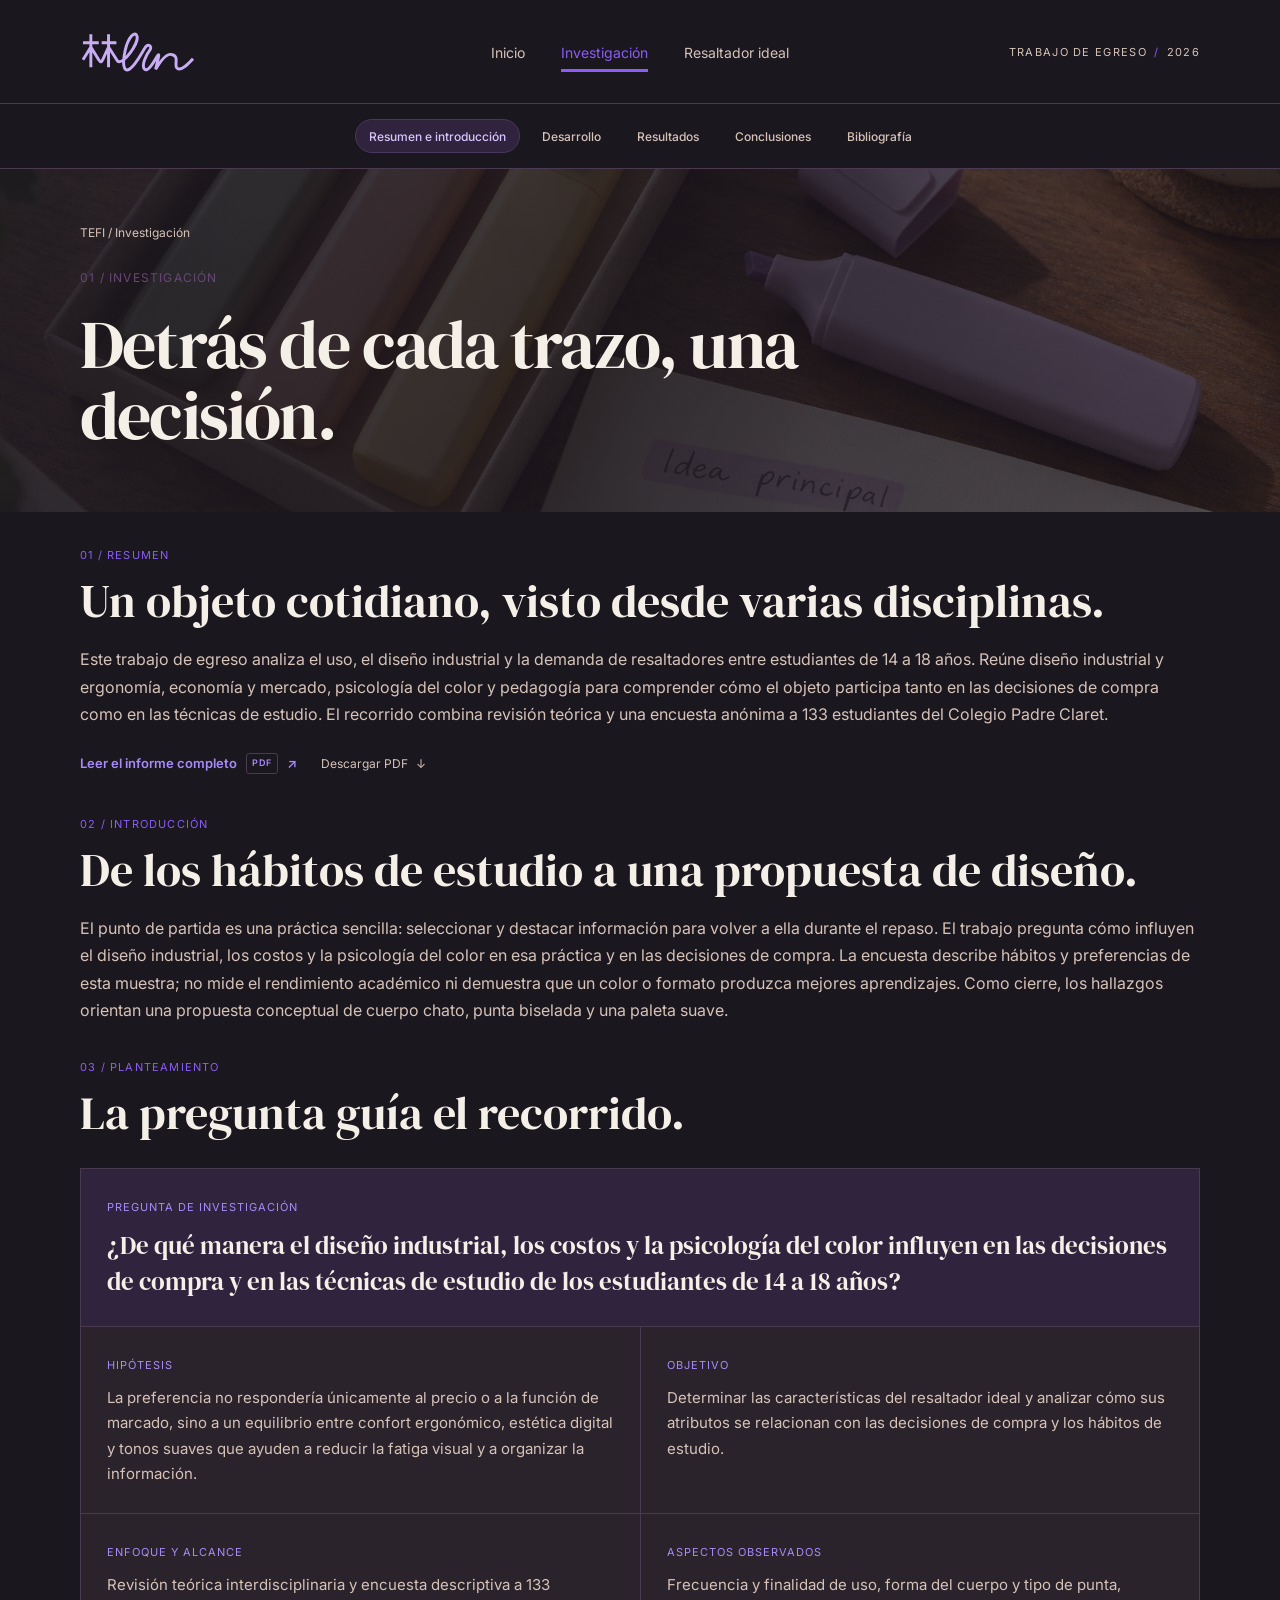
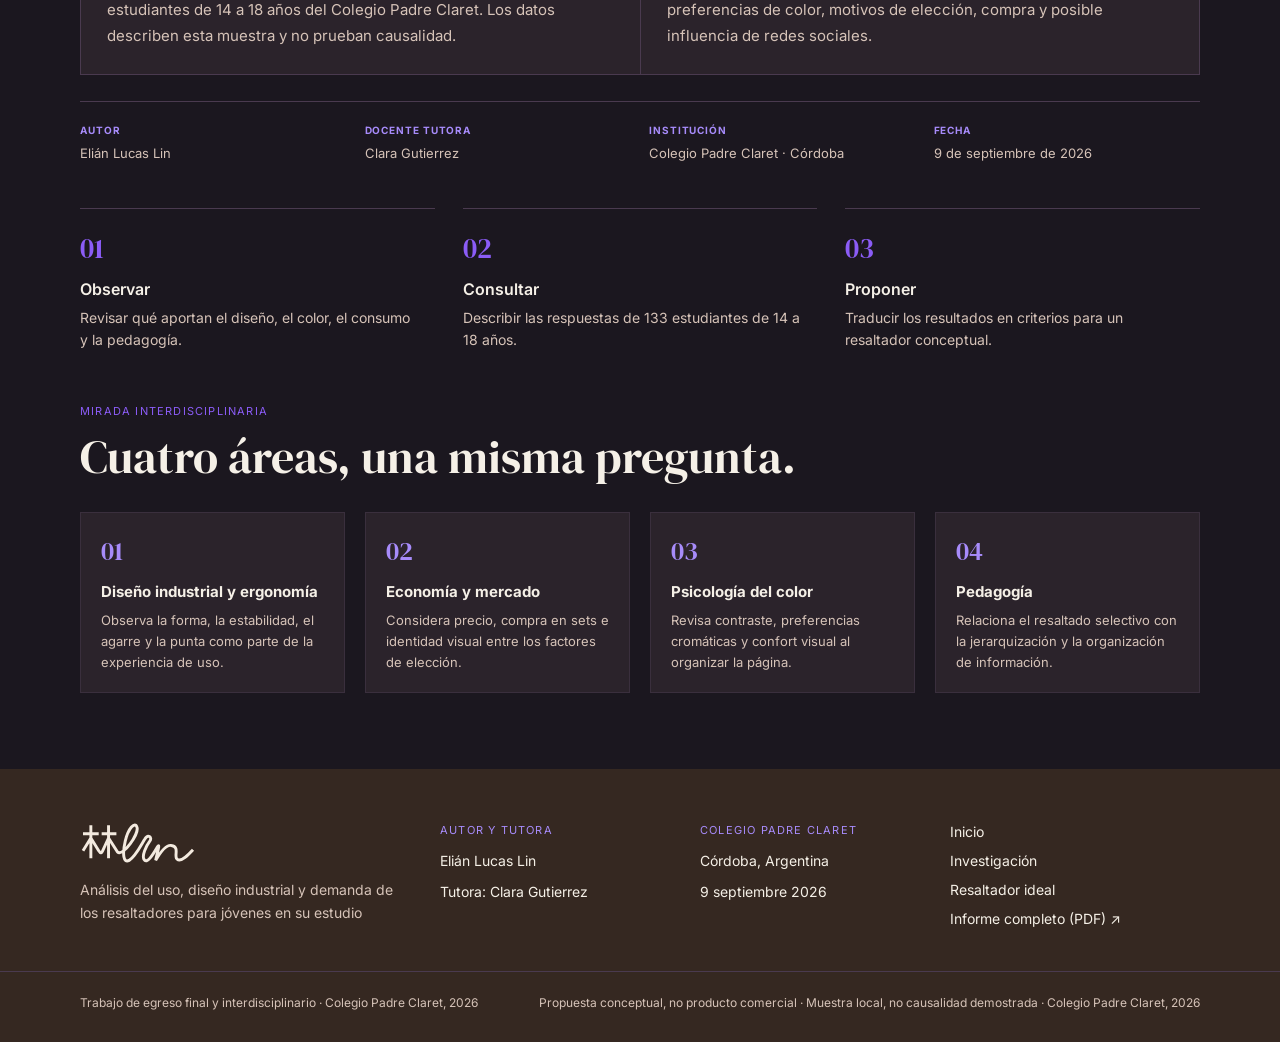
<file: investigacion.html>
<!DOCTYPE html>
<html lang="es">
<head>
  <meta property="og:title" content="Análisis del uso, diseño industrial y demanda de los resaltadores para jóvenes en su estudio">
  <meta charset="UTF-8">
  <meta name="viewport" content="width=device-width, initial-scale=1.0">
  <meta name="theme-color" content="#1b171f">
  <meta name="description" content="Resumen e introducción de la investigación sobre el uso, el diseño y la demanda de resaltadores entre jóvenes.">
  <title>Investigación · Resumen e introducción</title>
  <link rel="preconnect" href="https://fonts.googleapis.com">
  <link rel="preconnect" href="https://fonts.gstatic.com" crossorigin>
  <link href="https://fonts.googleapis.com/css2?family=DM+Serif+Display&family=Inter:wght@400;500;600;700&display=swap" rel="stylesheet">
  <link rel="stylesheet" href="style.css">
</head>
<body class="page-investigacion">
  <header class="site-header">
    <div class="header-inner">
      <a class="brand" href="index.html#inicio" aria-label="lin, volver al inicio">
        <img src="assets/lin-mark-home.svg" alt="lin · 林" width="116" height="40">
      </a>
      <button class="menu-toggle" type="button" aria-label="Abrir menú" aria-expanded="false" aria-controls="main-navigation">
        <span></span><span></span>
      </button>
      <nav class="main-navigation" id="main-navigation" aria-label="Navegación principal">
  <a href="index.html#inicio">Inicio</a>
  <a class="active" href="investigacion.html" aria-current="page">Investigación</a>
  <a href="resaltador-ideal.html">Resaltador ideal</a>
</nav>
      <p class="edition">Trabajo de egreso <span>/</span> 2026</p>
    </div>
  </header>

  <main class="research-page">
    <nav class="research-subnav" aria-label="Secciones de investigación"><div class="research-subnav-inner">
  <a class="subnav-pill active" href="investigacion.html" aria-current="page">Resumen e introducción</a>
  <a class="subnav-pill" href="desarrollo.html">Desarrollo</a>
  <a class="subnav-pill" href="resultados.html">Resultados</a>
  <a class="subnav-pill" href="conclusiones.html">Conclusiones</a>
  <a class="subnav-pill" href="bibliografia.html">Bibliografía</a>
</div></nav>
    <section class="research-masthead" aria-labelledby="research-page-title">
      <p class="research-breadcrumb">TEFI / Investigación</p>
      <div class="research-intro-grid research-intro-compact">
        <div class="research-headline">
          <p class="research-kicker">01 / Investigación</p>
          <h1 id="research-page-title">Detrás de cada trazo, una decisión.</h1>
        </div>
      </div>
    </section>

    

    <section class="research-article" aria-labelledby="summary-title">
      <div class="article-heading">
        <p class="article-index">01 / Resumen</p>
        <h2 id="summary-title">Un objeto cotidiano, visto desde varias disciplinas.</h2>
      </div>
      <p>Este trabajo de egreso analiza el uso, el diseño industrial y la demanda de resaltadores entre estudiantes de 14 a 18 años. Reúne diseño industrial y ergonomía, economía y mercado, psicología del color y pedagogía para comprender cómo el objeto participa tanto en las decisiones de compra como en las técnicas de estudio. El recorrido combina revisión teórica y una encuesta anónima a 133 estudiantes del Colegio Padre Claret.</p>
      <div class="report-links"><a class="text-link" href="documentos/trabajo-de-egreso-lin.pdf" target="_blank" rel="noopener noreferrer">Leer el informe completo <span class="report-format">PDF</span><span aria-hidden="true">↗</span></a><a class="report-download" href="documentos/trabajo-de-egreso-lin.pdf" download="TEFI-Lin-Trabajo-de-egreso.pdf">Descargar PDF <span aria-hidden="true">↓</span></a></div>
    </section>

    <section class="research-article introduction-article" aria-labelledby="introduction-title">
      <div class="article-heading">
        <p class="article-index">02 / Introducción</p>
        <h2 id="introduction-title">De los hábitos de estudio a una propuesta de diseño.</h2>
      </div>
      <p>El punto de partida es una práctica sencilla: seleccionar y destacar información para volver a ella durante el repaso. El trabajo pregunta cómo influyen el diseño industrial, los costos y la psicología del color en esa práctica y en las decisiones de compra. La encuesta describe hábitos y preferencias de esta muestra; no mide el rendimiento académico ni demuestra que un color o formato produzca mejores aprendizajes. Como cierre, los hallazgos orientan una propuesta conceptual de cuerpo chato, punta biselada y una paleta suave.</p>
    </section>

    <section class="study-framework" aria-labelledby="framework-title">
      <div class="article-heading"><p class="article-index">03 / Planteamiento</p><h2 id="framework-title">La pregunta guía el recorrido.</h2></div>
      <div class="framework-grid">
        <article class="framework-question"><span>Pregunta de investigación</span><p>¿De qué manera el diseño industrial, los costos y la psicología del color influyen en las decisiones de compra y en las técnicas de estudio de los estudiantes de 14 a 18 años?</p></article>
        <article><span>Hipótesis</span><p>La preferencia no respondería únicamente al precio o a la función de marcado, sino a un equilibrio entre confort ergonómico, estética digital y tonos suaves que ayuden a reducir la fatiga visual y a organizar la información.</p></article>
        <article><span>Objetivo</span><p>Determinar las características del resaltador ideal y analizar cómo sus atributos se relacionan con las decisiones de compra y los hábitos de estudio.</p></article>
        <article><span>Enfoque y alcance</span><p>Revisión teórica interdisciplinaria y encuesta descriptiva a 133 estudiantes de 14 a 18 años del Colegio Padre Claret. Los datos describen esta muestra y no prueban causalidad.</p></article>
        <article><span>Aspectos observados</span><p>Frecuencia y finalidad de uso, forma del cuerpo y tipo de punta, preferencias de color, motivos de elección, compra y posible influencia de redes sociales.</p></article>
      </div>
      <div class="project-credits"><p><strong>Autor</strong> Elián Lucas Lin</p><p><strong>Docente tutora</strong> Clara Gutierrez</p><p><strong>Institución</strong> Colegio Padre Claret · Córdoba</p><p><strong>Fecha</strong> 9 de septiembre de 2026</p></div>
    </section>

    <section class="research-overview" aria-label="Recorrido del trabajo">
      <article><span>01</span><h3>Observar</h3><p>Revisar qué aportan el diseño, el color, el consumo y la pedagogía.</p></article>
      <article><span>02</span><h3>Consultar</h3><p>Describir las respuestas de 133 estudiantes de 14 a 18 años.</p></article>
      <article><span>03</span><h3>Proponer</h3><p>Traducir los resultados en criterios para un resaltador conceptual.</p></article>
    </section>

    <section class="research-disciplines" aria-labelledby="disciplines-title">
      <div class="article-heading"><p class="article-index">Mirada interdisciplinaria</p><h2 id="disciplines-title">Cuatro áreas, una misma pregunta.</h2></div>
      <div class="research-domain-grid">
        <article><span>01</span><h3>Diseño industrial y ergonomía</h3><p>Observa la forma, la estabilidad, el agarre y la punta como parte de la experiencia de uso.</p></article>
        <article><span>02</span><h3>Economía y mercado</h3><p>Considera precio, compra en sets e identidad visual entre los factores de elección.</p></article>
        <article><span>03</span><h3>Psicología del color</h3><p>Revisa contraste, preferencias cromáticas y confort visual al organizar la página.</p></article>
        <article><span>04</span><h3>Pedagogía</h3><p>Relaciona el resaltado selectivo con la jerarquización y la organización de información.</p></article>
      </div>
    </section>
  </main>

  <footer class="site-footer">
    <div class="footer-main">
      <div class="footer-identity">
        <a href="index.html#inicio" aria-label="Volver al inicio"><img src="assets/lin-mark-home-footer.svg" alt="lin · 林" width="116" height="40"></a>
        <p>Análisis del uso, diseño industrial y demanda de los resaltadores para jóvenes en su estudio</p>
      </div>
      <div class="footer-column">
        <p class="footer-label">Autor y tutora</p>
        <p>Elián Lucas Lin</p>
        <p>Tutora: Clara Gutierrez</p>
      </div>
      <div class="footer-column">
        <p class="footer-label">Colegio Padre Claret</p>
        <p>Córdoba, Argentina</p>
        <p>9 septiembre 2026</p>
      </div>
      <nav class="footer-nav" aria-label="Navegación del pie">
        <a href="index.html#inicio">Inicio</a>
        <a href="investigacion.html" aria-current="page">Investigación</a>
        <a href="resaltador-ideal.html">Resaltador ideal</a>
      <a href="documentos/trabajo-de-egreso-lin.pdf" target="_blank" rel="noopener noreferrer">Informe completo (PDF) ↗</a></nav>
    </div>
    <div class="footer-note">
      <p>Trabajo de egreso final y interdisciplinario · Colegio Padre Claret, 2026</p>
      <p>Propuesta conceptual, no producto comercial · Muestra local, no causalidad demostrada · Colegio Padre Claret, 2026</p>
    </div>
  </footer>
  <script src="script.js" defer></script>
</body>
</html>
</file>
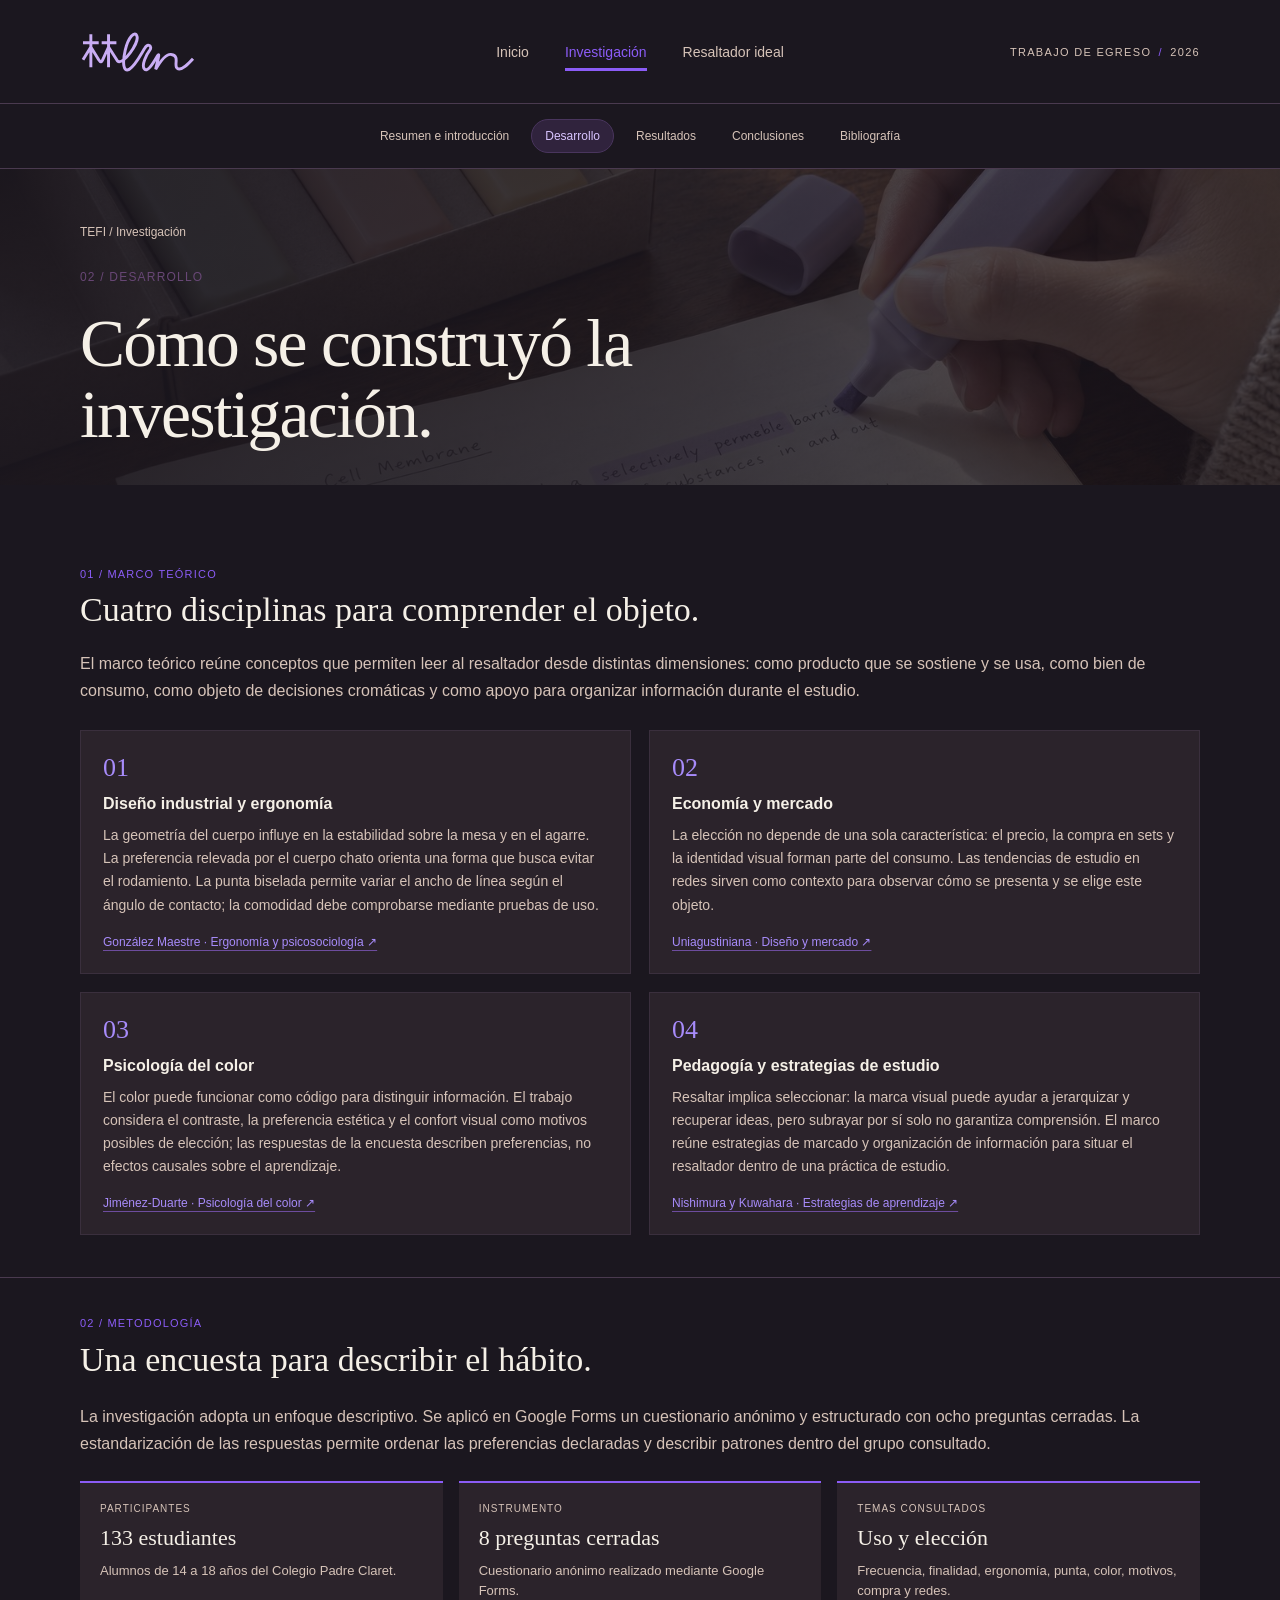
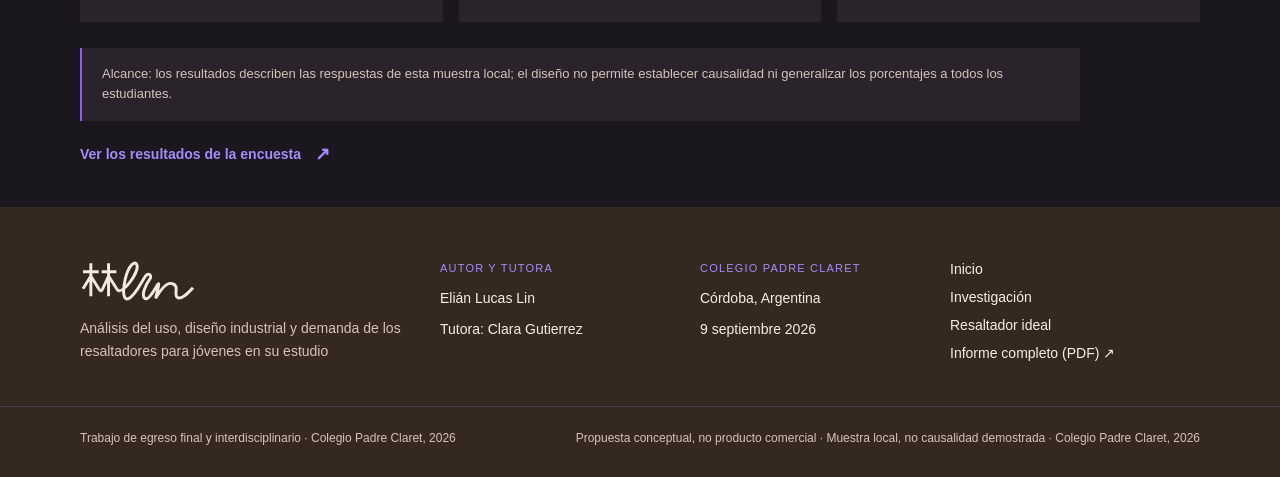
<file: marco-teorico.html>
<!DOCTYPE html>
<html lang="es"><head><meta charset="UTF-8"><meta http-equiv="refresh" content="0; url=desarrollo.html"><meta name="viewport" content="width=device-width, initial-scale=1"><link rel="canonical" href="desarrollo.html"><title>Investigación · Desarrollo</title></head><body><p>Esta sección ahora forma parte de <a href="desarrollo.html">Desarrollo</a>.</p></body></html>
</file>
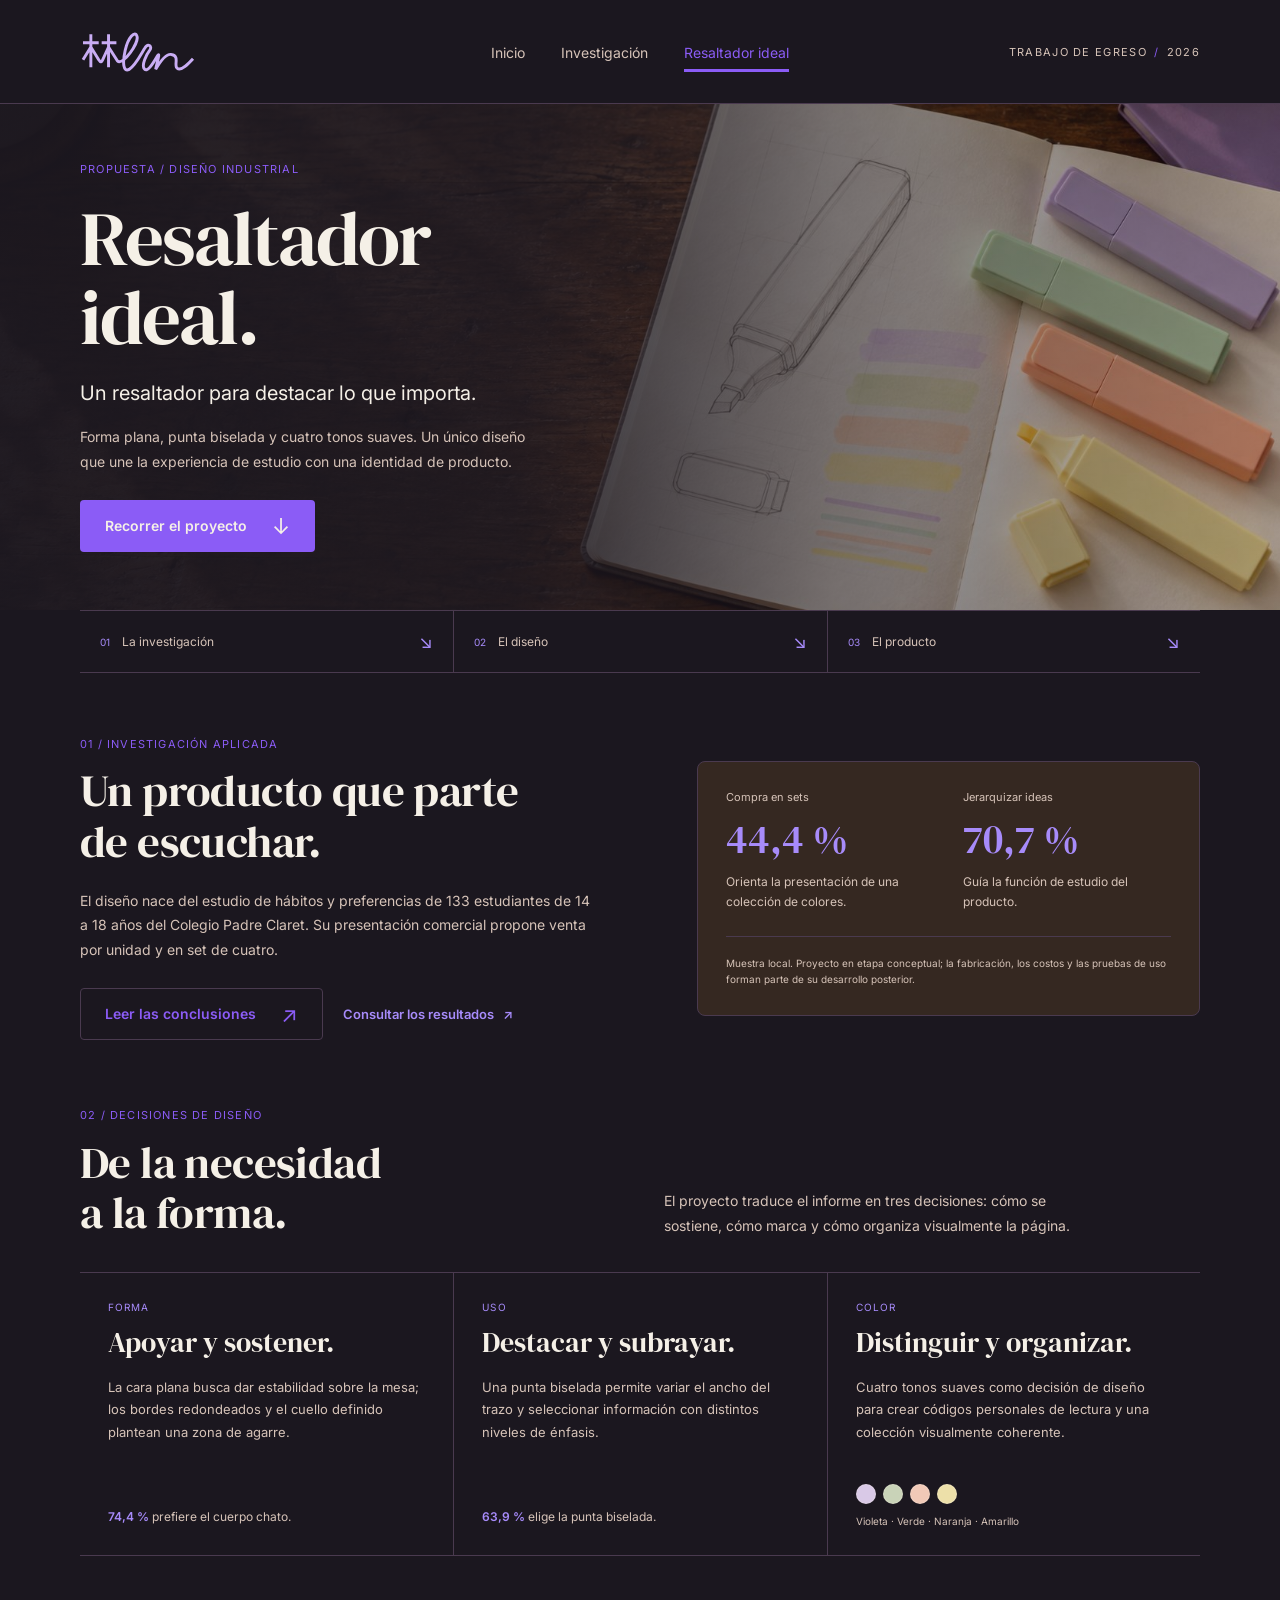
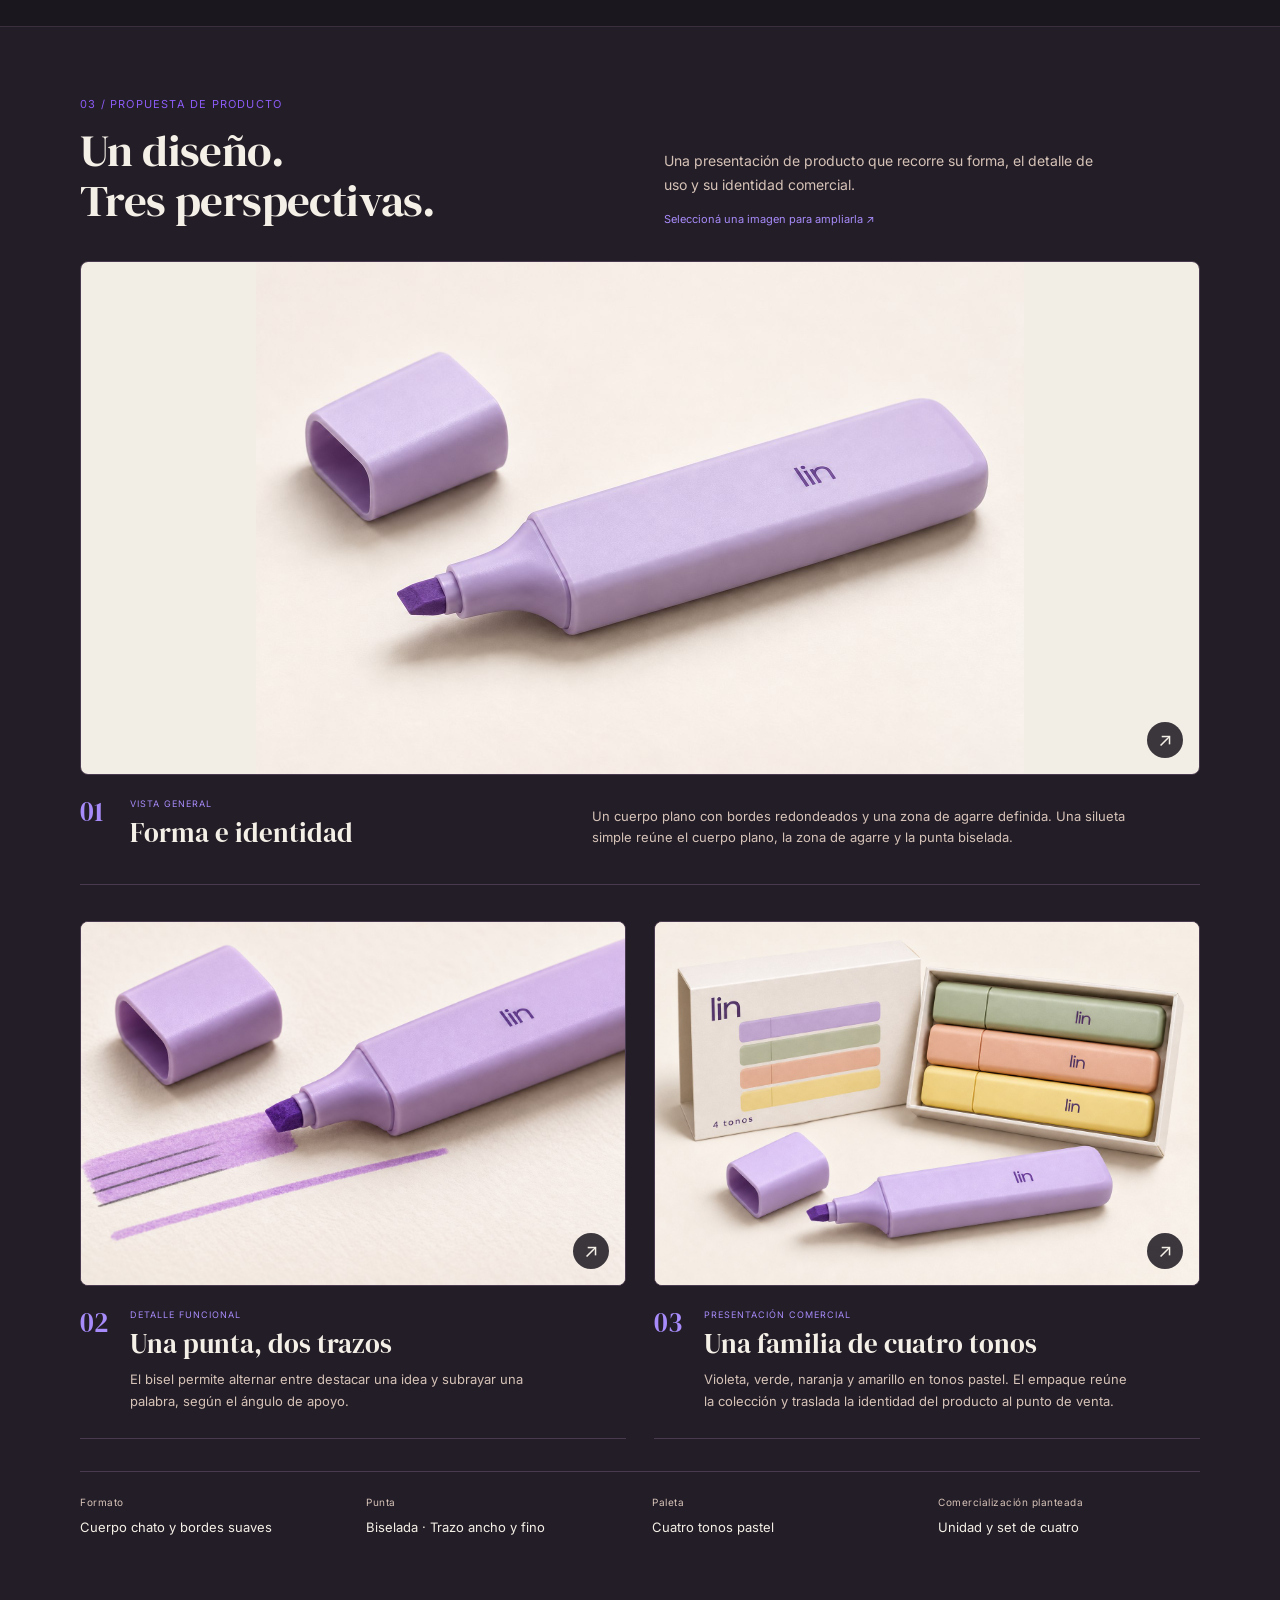
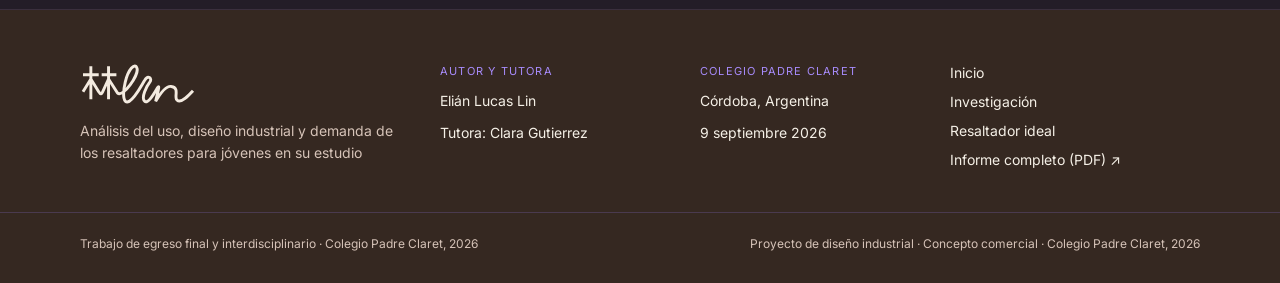
<file: resaltador-ideal.html>
<!DOCTYPE html>
<html lang="es">
<head>
  <meta property="og:title" content="Análisis del uso, diseño industrial y demanda de los resaltadores para jóvenes en su estudio">
  <meta charset="UTF-8"><meta name="viewport" content="width=device-width, initial-scale=1.0"><meta name="theme-color" content="#1b171f">
  <meta name="description" content="Proyecto de diseño industrial de un resaltador ideal, con identidad de producto y presentación comercial.">
  <title>Resaltador ideal · lin</title>
  <link rel="preconnect" href="https://fonts.googleapis.com"><link rel="preconnect" href="https://fonts.gstatic.com" crossorigin>
  <link href="https://fonts.googleapis.com/css2?family=DM+Serif+Display&family=Inter:wght@400;500;600;700&display=swap" rel="stylesheet"><link rel="stylesheet" href="style.css">
</head>
<body class="page-ideal">
  <header class="site-header"><div class="header-inner">
    <a class="brand" href="index.html#inicio" aria-label="lin, volver al inicio"><img src="assets/lin-mark-home.svg" alt="lin · 林" width="116" height="40"></a>
    <button class="menu-toggle" type="button" aria-label="Abrir menú" aria-expanded="false" aria-controls="main-navigation"><span></span><span></span></button>
    <nav class="main-navigation" id="main-navigation" aria-label="Navegación principal">
  <a href="index.html#inicio">Inicio</a>
  <a href="investigacion.html">Investigación</a>
  <a class="active" href="resaltador-ideal.html" aria-current="page">Resaltador ideal</a>
</nav>
    <p class="edition">Trabajo de egreso <span>/</span> 2026</p>
  </div></header>
  <main class="ideal-page ideal-refresh">
    <section class="proposal-intro portfolio-intro" aria-labelledby="ideal-title">
      <div class="proposal-intro-copy">
        <p class="article-index">Propuesta / Diseño industrial</p>
        <h1 id="ideal-title">Resaltador<br> ideal.</h1>
        <p class="proposal-intro-lead">Un resaltador para destacar lo que importa.</p>
        <p class="proposal-intro-detail">Forma plana, punta biselada y cuatro tonos suaves. Un único diseño que une la experiencia de estudio con una identidad de producto.</p>
        <a class="button button-primary" href="#fundamento-producto">Recorrer el proyecto <span aria-hidden="true">↓</span></a>
      </div>

    </section>

    <nav class="proposal-tabs" aria-label="Recorrido del proyecto">
      <a href="#fundamento-producto"><span>01</span> La investigación <span aria-hidden="true">↘</span></a>
      <a href="#criterios-producto"><span>02</span> El diseño <span aria-hidden="true">↘</span></a>
      <a href="#propuestas-producto"><span>03</span> El producto <span aria-hidden="true">↘</span></a>
    </nav>

    <section class="proposal-section proposal-proof" id="fundamento-producto" aria-labelledby="proof-title">
      <div class="proposal-proof-copy"><p class="article-index">01 / Investigación aplicada</p><h2 id="proof-title">Un producto que parte<br>de escuchar.</h2><p>El diseño nace del estudio de hábitos y preferencias de 133 estudiantes de 14 a 18 años del Colegio Padre Claret. Su presentación comercial propone venta por unidad y en set de cuatro.</p><div class="proposal-proof-links"><a class="button button-outline" href="conclusiones.html">Leer las conclusiones <span aria-hidden="true">↗</span></a><a class="text-link" href="resultados.html">Consultar los resultados <span aria-hidden="true">↗</span></a></div></div>
      <div class="proposal-proof-data"><dl><div><dt>Compra en sets</dt><dd><strong>44,4 %</strong><p>Orienta la presentación de una colección de colores.</p></dd></div><div><dt>Jerarquizar ideas</dt><dd><strong>70,7 %</strong><p>Guía la función de estudio del producto.</p></dd></div></dl><p class="proposal-sample-note">Muestra local. Proyecto en etapa conceptual; la fabricación, los costos y las pruebas de uso forman parte de su desarrollo posterior.</p></div>
    </section>

    <section class="proposal-section proposal-criteria" id="criterios-producto" aria-labelledby="design-title">
      <div class="proposal-section-heading">
        <div><p class="article-index">02 / Decisiones de diseño</p><h2 id="design-title">De la necesidad<br>a la forma.</h2></div>
        <p>El proyecto traduce el informe en tres decisiones: cómo se sostiene, cómo marca y cómo organiza visualmente la página.</p>
      </div>
      <div class="proposal-pillar-grid">
        <article class="proposal-pillar"><span class="proposal-pillar-label">Forma</span><h3>Apoyar y sostener.</h3><p>La cara plana busca dar estabilidad sobre la mesa; los bordes redondeados y el cuello definido plantean una zona de agarre.</p><p class="proposal-pillar-evidence"><strong>74,4 %</strong> prefiere el cuerpo chato.</p></article>
        <article class="proposal-pillar"><span class="proposal-pillar-label">Uso</span><h3>Destacar y subrayar.</h3><p>Una punta biselada permite variar el ancho del trazo y seleccionar información con distintos niveles de énfasis.</p><p class="proposal-pillar-evidence"><strong>63,9 %</strong> elige la punta biselada.</p></article>
        <article class="proposal-pillar"><span class="proposal-pillar-label">Color</span><h3>Distinguir y organizar.</h3><p>Cuatro tonos suaves como decisión de diseño para crear códigos personales de lectura y una colección visualmente coherente.</p><div class="proposal-swatches" aria-label="Violeta pastel, verde pastel, naranja pastel y amarillo pastel"><span style="--swatch:#d9c9e7"></span><span style="--swatch:#c9d3b8"></span><span style="--swatch:#f1c9b7"></span><span style="--swatch:#ede0a9"></span><span class="proposal-swatch-note">Violeta · Verde · Naranja · Amarillo</span></div></article>
      </div>
    </section>

    <section class="proposal-section proposal-collection portfolio-case" id="propuestas-producto" aria-labelledby="gallery-title">
      <div class="proposal-section-heading">
        <div><p class="article-index">03 / Propuesta de producto</p><h2 id="gallery-title">Un diseño.<br>Tres perspectivas.</h2></div>
        <div class="proposal-collection-intro"><p>Una presentación de producto que recorre su forma, el detalle de uso y su identidad comercial.</p><span>Seleccioná una imagen para ampliarla <span aria-hidden="true">↗</span></span></div>
      </div>
      <div class="product-gallery-grid portfolio-gallery">
        <figure><button class="product-image-button" type="button" data-product-image aria-label="Ampliar Resaltador ideal: vista general"><img src="assets/resaltador-01-producto-v2.jpg" alt="Resaltador violeta pastel con cuerpo plano de bordes redondeados, punta biselada descubierta y tapa a juego" width="1536" height="1024" loading="lazy" decoding="async"><span aria-hidden="true">↗</span></button><figcaption><span class="gallery-number">01</span><div><p class="proposal-card-category">Vista general</p><h3>Forma e identidad</h3><p>Un cuerpo plano con bordes redondeados y una zona de agarre definida. Una silueta simple reúne el cuerpo plano, la zona de agarre y la punta biselada.</p></div></figcaption></figure>
        <figure><button class="product-image-button" type="button" data-product-image aria-label="Ampliar Resaltador ideal: punta y trazo"><img src="assets/resaltador-02-detalle-v2.jpg" alt="Detalle de la punta biselada del resaltador con un trazo violeta pastel ancho y otro fino sobre papel" width="1536" height="1024" loading="lazy" decoding="async"><span aria-hidden="true">↗</span></button><figcaption><span class="gallery-number">02</span><div><p class="proposal-card-category">Detalle funcional</p><h3>Una punta, dos trazos</h3><p>El bisel permite alternar entre destacar una idea y subrayar una palabra, según el ángulo de apoyo.</p></div></figcaption></figure>
        <figure id="presentacion-comercial"><button class="product-image-button" type="button" data-product-image aria-label="Ampliar Resaltador ideal: presentación comercial"><img src="assets/resaltador-03-set-v2.jpg" alt="Set comercial propuesto lin de cuatro resaltadores pastel con caja y funda impresas" width="1536" height="1024" loading="lazy" decoding="async"><span aria-hidden="true">↗</span></button><figcaption><span class="gallery-number">03</span><div><p class="proposal-card-category">Presentación comercial</p><h3>Una familia de cuatro tonos</h3><p>Violeta, verde, naranja y amarillo en tonos pastel. El empaque reúne la colección y traslada la identidad del producto al punto de venta.</p></div></figcaption></figure>
      </div>
      <dl class="portfolio-specs"><div><dt>Formato</dt><dd>Cuerpo chato y bordes suaves</dd></div><div><dt>Punta</dt><dd>Biselada · Trazo ancho y fino</dd></div><div><dt>Paleta</dt><dd>Cuatro tonos pastel</dd></div><div><dt>Comercialización planteada</dt><dd>Unidad y set de cuatro</dd></div></dl>
    </section>

    <dialog class="product-lightbox" aria-labelledby="product-lightbox-caption"><form method="dialog"><button class="lightbox-close" autofocus aria-label="Cerrar imagen ampliada">Cerrar <span aria-hidden="true">×</span></button></form><img id="product-lightbox-image" alt=""><p id="product-lightbox-caption"></p></dialog>
  </main>
  <footer class="site-footer"><div class="footer-main"><div class="footer-identity"><a href="index.html#inicio" aria-label="Volver al inicio"><img src="assets/lin-mark-home-footer.svg" alt="lin · 林" width="116" height="40"></a><p>Análisis del uso, diseño industrial y demanda de los resaltadores para jóvenes en su estudio</p></div><div class="footer-column"><p class="footer-label">Autor y tutora</p><p>Elián Lucas Lin</p><p>Tutora: Clara Gutierrez</p></div><div class="footer-column"><p class="footer-label">Colegio Padre Claret</p><p>Córdoba, Argentina</p><p>9 septiembre 2026</p></div><nav class="footer-nav" aria-label="Navegación del pie"><a href="index.html#inicio">Inicio</a><a href="investigacion.html">Investigación</a><a href="resaltador-ideal.html" aria-current="page">Resaltador ideal</a><a href="documentos/trabajo-de-egreso-lin.pdf" target="_blank" rel="noopener noreferrer">Informe completo (PDF) ↗</a></nav></div><div class="footer-note"><p>Trabajo de egreso final y interdisciplinario · Colegio Padre Claret, 2026</p><p>Proyecto de diseño industrial · Concepto comercial · Colegio Padre Claret, 2026</p></div></footer>
  <script src="script.js" defer></script>
</body></html>
</file>
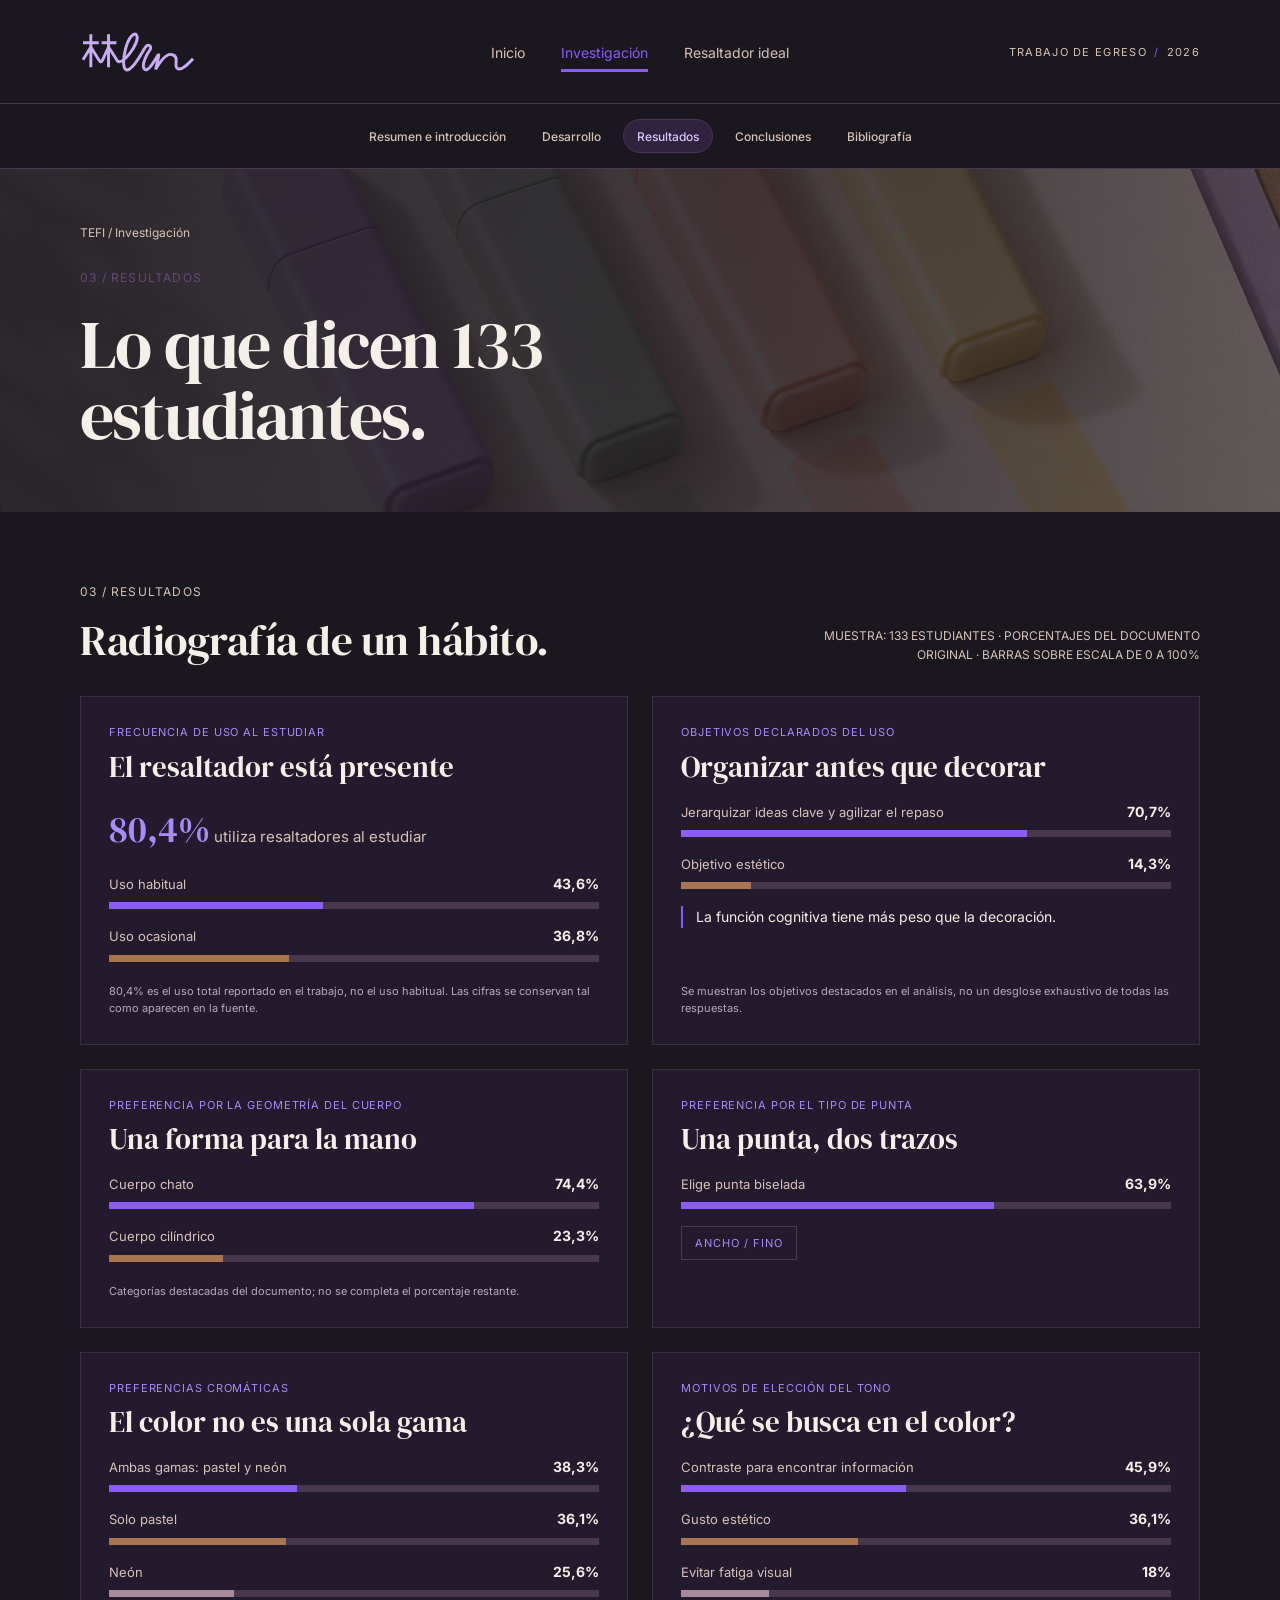
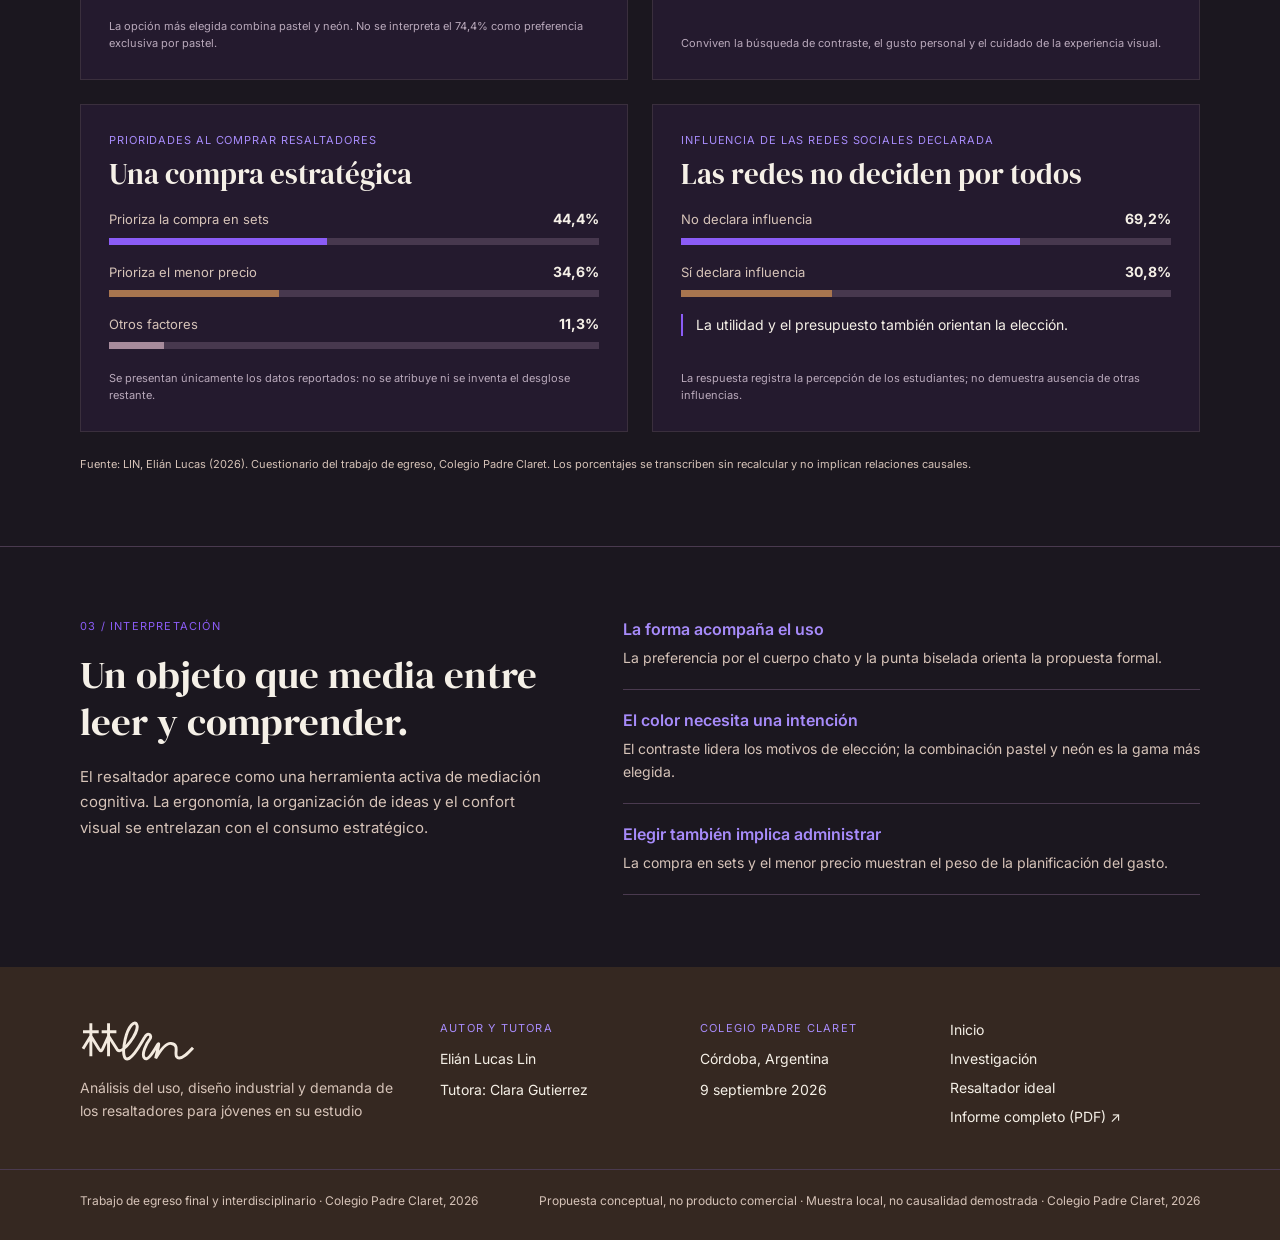
<file: resultados.html>
<!DOCTYPE html>
<html lang="es">
<head>
  <meta property="og:title" content="Análisis del uso, diseño industrial y demanda de los resaltadores para jóvenes en su estudio">
  <meta charset="UTF-8"><meta name="viewport" content="width=device-width, initial-scale=1.0"><meta name="theme-color" content="#1b171f">
  <meta name="description" content="Resultados descriptivos de la encuesta a 133 estudiantes sobre el uso de resaltadores."><title>Investigación · Resultados</title>
  <link rel="preconnect" href="https://fonts.googleapis.com"><link rel="preconnect" href="https://fonts.gstatic.com" crossorigin><link href="https://fonts.googleapis.com/css2?family=DM+Serif+Display&family=Inter:wght@400;500;600;700&display=swap" rel="stylesheet"><link rel="stylesheet" href="style.css">
</head>
<body class="page-resultados">
  <header class="site-header"><div class="header-inner"><a class="brand" href="index.html#inicio" aria-label="lin, volver al inicio"><img src="assets/lin-mark-home.svg" alt="lin · 林" width="116" height="40"></a><button class="menu-toggle" type="button" aria-label="Abrir menú" aria-expanded="false" aria-controls="main-navigation"><span></span><span></span></button><nav class="main-navigation" id="main-navigation" aria-label="Navegación principal">
  <a href="index.html#inicio">Inicio</a>
  <a class="active" href="investigacion.html" aria-current="page">Investigación</a>
  <a href="resaltador-ideal.html">Resaltador ideal</a>
</nav><p class="edition">Trabajo de egreso <span>/</span> 2026</p></div></header>
  <main class="research-page">
    <nav class="research-subnav" aria-label="Secciones de investigación"><div class="research-subnav-inner">
  <a class="subnav-pill" href="investigacion.html">Resumen e introducción</a>
  <a class="subnav-pill" href="desarrollo.html">Desarrollo</a>
  <a class="subnav-pill active" href="resultados.html" aria-current="page">Resultados</a>
  <a class="subnav-pill" href="conclusiones.html">Conclusiones</a>
  <a class="subnav-pill" href="bibliografia.html">Bibliografía</a>
</div></nav>
    <section class="research-masthead" aria-labelledby="research-page-title"><p class="research-breadcrumb">TEFI / Investigación</p><div class="research-intro-grid research-intro-compact"><div class="research-headline"><p class="research-kicker">03 / Resultados</p><h1 id="research-page-title">Lo que dicen 133 estudiantes.</h1></div></div></section>
  
  <section class="results-section" aria-labelledby="results-title"><div class="findings-heading"><div><p class="article-index">03 / Resultados</p><h2 id="results-title">Radiografía de un hábito.</h2></div><p>Muestra: 133 estudiantes · Porcentajes del documento original · Barras sobre escala de 0 a 100%</p></div>
    <div class="results-grid">
      <article class="result-card"><p class="result-eyebrow">Frecuencia de uso al estudiar</p><h3>El resaltador está presente</h3><p class="result-summary"><strong>80,4%</strong> utiliza resaltadores al estudiar</p><div class="result-metric"><div class="result-label"><span>Uso habitual</span><strong>43,6%</strong></div><div class="result-track"><span style="--value:43.6%"></span></div></div><div class="result-metric"><div class="result-label"><span>Uso ocasional</span><strong>36,8%</strong></div><div class="result-track"><span class="brown-fill" style="--value:36.8%"></span></div></div><p class="result-note">80,4% es el uso total reportado en el trabajo, no el uso habitual. Las cifras se conservan tal como aparecen en la fuente.</p></article>
      <article class="result-card"><p class="result-eyebrow">Objetivos declarados del uso</p><h3>Organizar antes que decorar</h3><div class="result-metric"><div class="result-label"><span>Jerarquizar ideas clave y agilizar el repaso</span><strong>70,7%</strong></div><div class="result-track"><span style="--value:70.7%"></span></div></div><div class="result-metric"><div class="result-label"><span>Objetivo estético</span><strong>14,3%</strong></div><div class="result-track"><span class="brown-fill" style="--value:14.3%"></span></div></div><p class="result-takeaway">La función cognitiva tiene más peso que la decoración.</p><p class="result-note">Se muestran los objetivos destacados en el análisis, no un desglose exhaustivo de todas las respuestas.</p></article>
      <article class="result-card"><p class="result-eyebrow">Preferencia por la geometría del cuerpo</p><h3>Una forma para la mano</h3><div class="result-metric"><div class="result-label"><span>Cuerpo chato</span><strong>74,4%</strong></div><div class="result-track"><span style="--value:74.4%"></span></div></div><div class="result-metric"><div class="result-label"><span>Cuerpo cilíndrico</span><strong>23,3%</strong></div><div class="result-track"><span class="brown-fill" style="--value:23.3%"></span></div></div><p class="result-note">Categorías destacadas del documento; no se completa el porcentaje restante.</p></article>
      <article class="result-card"><p class="result-eyebrow">Preferencia por el tipo de punta</p><h3>Una punta, dos trazos</h3><div class="result-metric"><div class="result-label"><span>Elige punta biselada</span><strong>63,9%</strong></div><div class="result-track"><span style="--value:63.9%"></span></div></div><span class="stroke-tag">Ancho / fino</span></article>
      <article class="result-card"><p class="result-eyebrow">Preferencias cromáticas</p><h3>El color no es una sola gama</h3><div class="result-metric"><div class="result-label"><span>Ambas gamas: pastel y neón</span><strong>38,3%</strong></div><div class="result-track"><span style="--value:38.3%"></span></div></div><div class="result-metric"><div class="result-label"><span>Solo pastel</span><strong>36,1%</strong></div><div class="result-track"><span class="brown-fill" style="--value:36.1%"></span></div></div><div class="result-metric"><div class="result-label"><span>Neón</span><strong>25,6%</strong></div><div class="result-track"><span class="muted-fill" style="--value:25.6%"></span></div></div><p class="result-note">La opción más elegida combina pastel y neón. No se interpreta el 74,4% como preferencia exclusiva por pastel.</p></article>
      <article class="result-card"><p class="result-eyebrow">Motivos de elección del tono</p><h3>¿Qué se busca en el color?</h3><div class="result-metric"><div class="result-label"><span>Contraste para encontrar información</span><strong>45,9%</strong></div><div class="result-track"><span style="--value:45.9%"></span></div></div><div class="result-metric"><div class="result-label"><span>Gusto estético</span><strong>36,1%</strong></div><div class="result-track"><span class="brown-fill" style="--value:36.1%"></span></div></div><div class="result-metric"><div class="result-label"><span>Evitar fatiga visual</span><strong>18%</strong></div><div class="result-track"><span class="muted-fill" style="--value:18%"></span></div></div><p class="result-note">Conviven la búsqueda de contraste, el gusto personal y el cuidado de la experiencia visual.</p></article>
      <article class="result-card"><p class="result-eyebrow">Prioridades al comprar resaltadores</p><h3>Una compra estratégica</h3><div class="result-metric"><div class="result-label"><span>Prioriza la compra en sets</span><strong>44,4%</strong></div><div class="result-track"><span style="--value:44.4%"></span></div></div><div class="result-metric"><div class="result-label"><span>Prioriza el menor precio</span><strong>34,6%</strong></div><div class="result-track"><span class="brown-fill" style="--value:34.6%"></span></div></div><div class="result-metric"><div class="result-label"><span>Otros factores</span><strong>11,3%</strong></div><div class="result-track"><span class="muted-fill" style="--value:11.3%"></span></div></div><p class="result-note">Se presentan únicamente los datos reportados: no se atribuye ni se inventa el desglose restante.</p></article>
      <article class="result-card"><p class="result-eyebrow">Influencia de las redes sociales declarada</p><h3>Las redes no deciden por todos</h3><div class="result-metric"><div class="result-label"><span>No declara influencia</span><strong>69,2%</strong></div><div class="result-track"><span style="--value:69.2%"></span></div></div><div class="result-metric"><div class="result-label"><span>Sí declara influencia</span><strong>30,8%</strong></div><div class="result-track"><span class="brown-fill" style="--value:30.8%"></span></div></div><p class="result-takeaway">La utilidad y el presupuesto también orientan la elección.</p><p class="result-note">La respuesta registra la percepción de los estudiantes; no demuestra ausencia de otras influencias.</p></article>
    </div><p class="results-source">Fuente: LIN, Elián Lucas (2026). Cuestionario del trabajo de egreso, Colegio Padre Claret. Los porcentajes se transcriben sin recalcular y no implican relaciones causales.</p>
  </section>
  <section class="interpretation-section"><div class="interpretation-heading"><p class="article-index">03 / Interpretación</p><h2>Un objeto que media entre leer y comprender.</h2><p>El resaltador aparece como una herramienta activa de mediación cognitiva. La ergonomía, la organización de ideas y el confort visual se entrelazan con el consumo estratégico.</p></div><div class="interpretation-grid"><article><h3>La forma acompaña el uso</h3><p>La preferencia por el cuerpo chato y la punta biselada orienta la propuesta formal.</p></article><article><h3>El color necesita una intención</h3><p>El contraste lidera los motivos de elección; la combinación pastel y neón es la gama más elegida.</p></article><article><h3>Elegir también implica administrar</h3><p>La compra en sets y el menor precio muestran el peso de la planificación del gasto.</p></article></div></section></main>
  <footer class="site-footer"><div class="footer-main"><div class="footer-identity"><a href="index.html#inicio" aria-label="Volver al inicio"><img src="assets/lin-mark-home-footer.svg" alt="lin · 林" width="116" height="40"></a><p>Análisis del uso, diseño industrial y demanda de los resaltadores para jóvenes en su estudio</p></div><div class="footer-column"><p class="footer-label">Autor y tutora</p><p>Elián Lucas Lin</p><p>Tutora: Clara Gutierrez</p></div><div class="footer-column"><p class="footer-label">Colegio Padre Claret</p><p>Córdoba, Argentina</p><p>9 septiembre 2026</p></div><nav class="footer-nav" aria-label="Navegación del pie"><a href="index.html#inicio">Inicio</a><a href="investigacion.html" aria-current="page">Investigación</a><a href="resaltador-ideal.html">Resaltador ideal</a><a href="documentos/trabajo-de-egreso-lin.pdf" target="_blank" rel="noopener noreferrer">Informe completo (PDF) ↗</a></nav></div><div class="footer-note"><p>Trabajo de egreso final y interdisciplinario · Colegio Padre Claret, 2026</p><p>Propuesta conceptual, no producto comercial · Muestra local, no causalidad demostrada · Colegio Padre Claret, 2026</p></div></footer><script src="script.js" defer></script>
</body></html>
</file>
<file: style.css>
:root {
  color-scheme: dark;
  --bg: #1b171f;
  --surface: #2b232b;
  --surface-raised: #302731;
  --border: #4a3a4f;
  --border-soft: #3a2f3d;
  --violet: #8b5cf6;
  --violet-light: #a78bfa;
  --text: #f5f0e7;
  --text-muted: #d6c3b8;
  --brown: #352821;
  --serif: "DM Serif Display", Georgia, "Times New Roman", serif;
  --sans: Inter, "Segoe UI", Arial, sans-serif;
  --page-width: 1440px;
}

* { box-sizing: border-box; }
html { scroll-behavior: smooth; scroll-padding-top: 24px; }
@view-transition { navigation: auto; }
::view-transition-old(root) { animation: page-leave .18s ease both; }
::view-transition-new(root) { animation: page-enter .3s ease both; }
@keyframes page-leave { to { opacity: 0; } }
@keyframes page-enter { from { opacity: 0; } to { opacity: 1; } }
body {
  min-width: 320px;
  margin: 0;
  background: var(--bg);
  color: var(--text);
  font-family: var(--sans);
  -webkit-font-smoothing: antialiased;
}
a { color: inherit; }
button { font: inherit; }
::selection { background: var(--violet); color: var(--text); }

.site-header {
  height: 104px;
  border-bottom: 1px solid var(--border);
  background: var(--bg);
}
.header-inner {
  position: relative;
  display: grid;
  width: min(100%, var(--page-width));
  height: 100%;
  grid-template-columns: 1fr auto 1fr;
  align-items: center;
  margin-inline: auto;
  padding-inline: 80px;
}
.brand { display: inline-flex; width: max-content; align-items: center; text-decoration: none; }
.brand img, .footer-identity img { display: block; }
.main-navigation { display: flex; align-items: center; gap: 36px; }
.main-navigation a {
  position: relative;
  padding-block: 12px 11px;
  color: var(--text-muted);
  font-size: 14px;
  text-decoration: none;
  transition: color .2s ease;
}
.main-navigation a::after {
  position: absolute;
  right: 0;
  bottom: 0;
  left: 0;
  height: 3px;
  transform: scaleX(0);
  transform-origin: left;
  background: var(--violet);
  content: "";
  transition: transform .2s ease;
}
.main-navigation a:hover, .main-navigation a.active { color: var(--violet); }
.main-navigation a:hover::after, .main-navigation a.active::after { transform: scaleX(1); }
.edition {
  justify-self: end;
  margin: 0;
  color: var(--text-muted);
  font-size: 11px;
  letter-spacing: 1.3px;
  text-transform: uppercase;
}
.edition span { padding-inline: 3px; color: var(--violet); }
.menu-toggle { display: none; }

.hero {
  display: grid;
  width: min(100%, var(--page-width));
  grid-template-columns: minmax(0, 604fr) minmax(0, 660fr);
  align-items: start;
  gap: 48px;
  margin-inline: auto;
  padding: 56px 48px 52px 80px;
}
.hero-copy { display: flex; min-width: 0; flex-direction: column; align-items: flex-start; gap: 26px; }
.eyebrow {
  display: flex;
  align-items: center;
  gap: 12px;
  margin: 0;
  color: var(--violet);
  font-size: 12px;
  font-weight: 400;
  letter-spacing: 1.3px;
  line-height: 1.35;
  text-transform: uppercase;
}
.eyebrow-rule { display: inline-block; width: 24px; height: 3px; flex: 0 0 auto; background: var(--violet); }
.hero-title-wrap { width: 100%; }
h1, h2, h3, h4, p { overflow-wrap: break-word; }
h1 {
  max-width: 604px;
  margin: 0;
  color: var(--text);
  font-family: var(--serif);
  font-size: clamp(58px, 6.25vw, 90px);
  font-weight: 400;
  letter-spacing: -2.5px;
  line-height: 1.02;
}
.title-underline { display: block; width: min(353px, 68%); height: 10px; margin-top: 1px; background: var(--violet); }
.hero-description {
  max-width: 540px;
  margin: -1px 0 0;
  color: var(--text-muted);
  font-size: 19px;
  line-height: 1.6;
}
.hero-actions { display: flex; flex-wrap: wrap; gap: 12px; padding-top: 6px; }
.button {
  display: inline-flex;
  min-height: 52px;
  align-items: center;
  justify-content: space-between;
  gap: 25px;
  padding: 0 24px;
  border: 1px solid transparent;
  border-radius: 4px;
  font-size: 14px;
  font-weight: 600;
  line-height: 1;
  text-decoration: none;
  transition: background-color .2s ease, border-color .2s ease, color .2s ease, transform .2s ease;
}
.button:hover { transform: translateY(-2px); }
.button span { font-size: 22px; font-weight: 400; }
.button-primary { background: var(--violet); color: var(--text); }
.button-primary:hover { background: var(--violet-light); color: #160f20; }
.button-outline { border-color: var(--border); background: transparent; color: var(--violet); }
.button-outline:hover { border-color: var(--violet); background: #251d2d; }
.author-signature { display: flex; align-items: center; gap: 14px; padding-top: 18px; }
.signature-initials { color: var(--violet); font-family: var(--serif); font-size: 30px; line-height: 1; }
.signature-copy { display: flex; flex-direction: column; gap: 5px; }
.signature-copy strong { color: var(--text); font-size: 14px; font-weight: 600; }
.signature-copy span { color: var(--text-muted); font-size: 12px; }
.hero-figure { min-width: 0; margin: 0; }
.hero-image-wrap { position: relative; height: 590px; overflow: hidden; background: var(--surface); }
.hero-image { display: block; width: 100%; height: 100%; object-fit: cover; }
.image-stamp {
  position: absolute;
  top: 24px;
  left: 24px;
  padding: 9px 14px;
  border: 1px solid var(--border);
  background: var(--bg);
  color: var(--text);
  font-size: 11px;
  letter-spacing: 1px;
  text-transform: uppercase;
}
.hero-figure figcaption {
  display: flex;
  justify-content: space-between;
  gap: 15px;
  padding-top: 14px;
  color: var(--text-muted);
  font-size: 11px;
  line-height: 1.5;
}
.hero-figure figcaption span:last-child { flex: 0 0 auto; text-transform: uppercase; }

.study-facts {
  display: flex;
  width: min(100%, var(--page-width));
  min-height: 66px;
  align-items: center;
  justify-content: space-between;
  gap: 20px;
  margin-inline: auto;
  padding: 20px 80px;
  border-block: 1px solid var(--border);
  background: var(--surface);
}
.study-facts p { margin: 0; color: var(--text); font-size: 13px; }

.research-section, .findings-section, .central-idea {
  width: min(100%, var(--page-width));
  margin-inline: auto;
  padding-inline: 80px;
}
.research-section { display: flex; flex-direction: column; gap: 52px; padding-block: 76px; }
.home-intro-panel { display: flex; flex-direction: column; gap: 38px; padding: 38px; border: 1px solid var(--border); background: var(--surface); }
.topic-row { display: grid; grid-template-columns: 370px minmax(0, 1fr); align-items: start; gap: 64px; }
.section-heading { display: flex; flex-direction: column; gap: 20px; }
.section-heading h2, .findings-heading h2 {
  margin: 0;
  color: var(--text);
  font-family: var(--serif);
  font-size: 48px;
  font-weight: 400;
  letter-spacing: -.5px;
  line-height: 1.12;
}
.research-summary { display: flex; flex-direction: column; gap: 24px; }
.research-summary p { margin: 0; color: var(--text-muted); font-size: 17px; line-height: 1.7; }
.research-summary .summary-title { color: var(--text); font-size: 23px; font-weight: 500; line-height: 1.45; }
.research-question { display: flex; flex-direction: column; align-items: flex-start; gap: 18px; padding: 30px; border-left: 4px solid var(--violet); background: var(--bg); }
.research-question h3 { margin: 0; color: var(--text); font-family: var(--serif); font-size: 33px; font-weight: 400; line-height: 1.3; }
.text-link { display: inline-flex; align-items: center; gap: 9px; color: var(--violet-light); font-size: 13px; font-weight: 600; text-decoration: none; }
.text-link:hover { color: var(--text); }
.disciplines { display: flex; flex-direction: column; gap: 30px; }
.disciplines-heading { display: flex; align-items: flex-end; justify-content: space-between; gap: 24px; }
.disciplines-heading h3 { margin: 0; color: var(--text); font-family: var(--serif); font-size: 40px; font-weight: 400; line-height: 1.2; }
.disciplines-heading p { margin: 0 0 4px; color: var(--text-muted); font-size: 12px; text-transform: uppercase; }
.discipline-grid { display: grid; grid-template-columns: repeat(4, minmax(0, 1fr)); gap: 28px; }
.discipline-card { display: flex; min-width: 0; flex-direction: column; align-items: flex-start; gap: 15px; padding: 22px; border: 1px solid var(--border-soft); background: var(--surface); }
.disciplines > .text-link { align-self: flex-start; margin-top: 2px; }
.discipline-number { color: var(--violet); font-family: var(--serif); font-size: 34px; line-height: 1; }
.discipline-card h4 { margin: 0; color: var(--text); font-size: 20px; font-weight: 600; line-height: 1.35; }
.discipline-card p { margin: 0; color: var(--text-muted); font-size: 15px; line-height: 1.65; }
.discipline-card .discipline-lede { color: var(--violet); font-size: 14px; font-weight: 500; line-height: 1.5; }

.findings-section { padding-block: 46px; border-block: 1px solid var(--border-soft); background: var(--surface); }
.findings-heading { display: flex; align-items: center; justify-content: space-between; gap: 24px; margin-bottom: 32px; }
.findings-heading h2 { font-size: 40px; line-height: 1.2; }
.findings-heading p { margin: 0; color: var(--text-muted); font-size: 12px; text-transform: uppercase; }
.finding-grid { display: grid; grid-template-columns: repeat(3, minmax(0, 1fr)); gap: 40px; }
.finding-card { display: flex; flex-direction: column; align-items: flex-start; gap: 12px; }
.finding-card strong { color: var(--violet); font-family: var(--serif); font-size: 68px; font-weight: 400; letter-spacing: -1px; line-height: 1.05; }
.finding-card h3 { margin: 0; color: var(--text); font-size: 18px; font-weight: 600; line-height: 1.4; }
.finding-card p, .findings-note { margin: 0; color: var(--text-muted); font-size: 14px; line-height: 1.5; }
.findings-note { padding-top: 30px; font-size: 12px; }
.home-section-actions { display: flex; flex-wrap: wrap; align-items: center; gap: 20px; margin-top: 24px; }

.concept-preview {
  display: grid;
  width: min(100%, var(--page-width));
  min-height: 518px;
  grid-template-columns: 47.22% minmax(0, 1fr);
  margin-inline: auto;
  background: var(--bg);
}
.concept-image { display: block; width: 100%; height: 100%; min-height: 518px; object-fit: cover; }
.concept-copy { display: flex; min-width: 0; flex-direction: column; align-items: flex-start; justify-content: center; gap: 24px; padding: 56px; }
.concept-copy > .eyebrow { font-size: 11px; letter-spacing: 1.4px; }
.concept-copy h2 { margin: 0; color: var(--text); font-family: var(--serif); font-size: 49px; font-weight: 400; line-height: 1.1; }
.concept-description { margin: 0; color: var(--violet); font-size: 16px; line-height: 1.65; }
.button-soft { background: var(--violet-light); color: #160f20; }
.button-soft:hover { background: var(--violet); color: var(--text); }
.concept-caption { margin: 0; color: var(--text-muted); font-size: 11px; text-transform: uppercase; }

.central-idea { display: grid; grid-template-columns: 280px minmax(0, 1fr); align-items: start; gap: 70px; padding-block: 80px; }
.central-idea > .eyebrow { padding-top: 5px; }
.central-copy { display: flex; flex-direction: column; gap: 22px; }
.central-copy h2 { margin: 0; color: var(--text); font-family: var(--serif); font-size: 38px; font-weight: 400; line-height: 1.25; }
.central-copy p { margin: 0; color: var(--text-muted); font-size: 17px; line-height: 1.7; }

.site-footer { background: var(--brown); }
.footer-main, .footer-note {
  width: min(100%, var(--page-width));
  margin-inline: auto;
  padding-inline: 80px;
}
.footer-main { display: grid; grid-template-columns: 360px 260px 250px minmax(110px, 1fr); gap: 0; padding-block: 54px 44px; }
.footer-identity { max-width: 360px; }
.footer-identity a { display: inline-flex; text-decoration: none; }
.footer-identity p { max-width: 330px; margin: 12px 0 0; color: var(--text-muted); font-size: 14px; line-height: 1.6; }
.footer-column { display: flex; flex-direction: column; align-items: flex-start; gap: 12px; }
.footer-column p { margin: 0; color: var(--text); font-size: 14px; line-height: 1.4; }
.footer-column .footer-label { color: var(--violet-light); font-size: 11px; letter-spacing: 1.2px; text-transform: uppercase; }
.footer-nav { display: flex; flex-direction: column; align-items: flex-start; gap: 12px; }
.footer-nav a { color: var(--text); font-size: 14px; text-decoration: none; }
.footer-nav a:hover { color: var(--violet-light); }
.footer-note { display: flex; justify-content: space-between; gap: 24px; padding-block: 22px 30px; border-top: 1px solid var(--border); }
.footer-note p { margin: 0; color: var(--text-muted); font-size: 12px; line-height: 1.5; }

.research-masthead {
  width: min(100%, var(--page-width));
  margin-inline: auto;
  padding: 56px 80px 60px;
}
.research-masthead, .hero, .ideal-hero { background-position: center; background-repeat: no-repeat; background-size: cover; }
.home-page .hero { background-image: linear-gradient(90deg, rgb(27 23 31 / 96%) 0%, rgb(27 23 31 / 90%) 40%, rgb(27 23 31 / 38%) 100%), url("assets/home-stationery.jpg"); }
.page-investigacion .research-masthead { background-image: linear-gradient(90deg, rgb(27 23 31 / 91%) 0%, rgb(27 23 31 / 83%) 56%, rgb(27 23 31 / 70%) 100%), url("assets/propuesta-01-clasica.jpg"); }
.page-desarrollo .research-masthead { background-image: linear-gradient(90deg, rgb(27 23 31 / 93%) 0%, rgb(27 23 31 / 84%) 56%, rgb(27 23 31 / 72%) 100%), url("assets/propuesta-04-agarre.jpg"); }
.page-resultados .research-masthead { background-image: linear-gradient(90deg, rgb(27 23 31 / 92%) 0%, rgb(27 23 31 / 83%) 56%, rgb(27 23 31 / 68%) 100%), url("assets/ideal-04-paleta.jpg"); }
.page-conclusiones .research-masthead { background-image: linear-gradient(90deg, rgb(27 23 31 / 92%) 0%, rgb(27 23 31 / 84%) 56%, rgb(27 23 31 / 70%) 100%), url("assets/ideal-06-set.jpg"); }
.page-bibliografia .research-masthead { background-image: linear-gradient(90deg, rgb(27 23 31 / 92%) 0%, rgb(27 23 31 / 84%) 56%, rgb(27 23 31 / 70%) 100%), url("assets/propuesta-03-compacta.jpg"); }
.page-ideal .ideal-hero { background-image: linear-gradient(90deg, rgb(27 23 31 / 94%) 0%, rgb(27 23 31 / 86%) 54%, rgb(27 23 31 / 74%) 100%), url("assets/ideal-05-estudio.jpg"); }
.research-breadcrumb { margin: 0 0 30px; color: var(--text-muted); font-size: 12px; }
.research-intro-grid { display: grid; grid-template-columns: minmax(0, 720fr) minmax(0, 480fr); align-items: end; gap: 80px; }
.research-headline { display: flex; min-width: 0; flex-direction: column; align-items: flex-start; gap: 22px; }
.research-kicker { margin: 0; color: #684776; font-size: 12px; letter-spacing: 1.2px; line-height: 1.4; text-transform: uppercase; }
.research-headline h1 { max-width: 720px; font-size: clamp(56px, 5.28vw, 76px); letter-spacing: -1.8px; line-height: 1.06; }
.research-lead { display: flex; min-width: 0; flex-direction: column; gap: 20px; padding-bottom: 8px; color: var(--text-muted); }
.research-lead p { margin: 0; font-size: 18px; line-height: 1.65; }
.research-lead .research-byline { font-size: 13px; line-height: 1.45; }
.research-question-row { display: grid; grid-template-columns: 220px minmax(0, 1fr); align-items: start; gap: 40px; padding: 24px 0 4px; }
.research-question-row p { margin: 0; color: var(--text); font-size: 18px; line-height: 1.65; }
.research-question-row p:first-child { color: var(--violet); font-size: 11px; letter-spacing: 1.1px; line-height: 1.6; text-transform: uppercase; }
.research-intro-compact { grid-template-columns: 1fr; }
.study-framework { width: min(100%, var(--page-width)); margin-inline: auto; padding: 32px 80px 72px; }
.study-framework > .article-heading { margin-bottom: 28px; }
.framework-grid { display: grid; grid-template-columns: repeat(2, minmax(0, 1fr)); gap: 1px; border: 1px solid var(--border); background: var(--border); }
.framework-grid article { min-width: 0; padding: 26px; background: var(--surface); }
.framework-grid article > span { color: var(--violet-light); font-size: 11px; letter-spacing: 1px; text-transform: uppercase; }
.framework-grid article p { margin: 12px 0 0; color: var(--text-muted); font-size: 15px; line-height: 1.7; }
.framework-grid .framework-question { grid-column: 1 / -1; background: #30233d; }
.framework-grid .framework-question p { color: var(--text); font-family: var(--serif); font-size: 25px; line-height: 1.45; }
.project-credits { display: grid; grid-template-columns: repeat(4, minmax(0, 1fr)); gap: 18px; margin-top: 26px; padding-top: 20px; border-top: 1px solid var(--border); }
.project-credits p { margin: 0; color: var(--text-muted); font-size: 13px; line-height: 1.6; }
.project-credits strong { display: block; margin-bottom: 5px; color: var(--violet-light); font-size: 10px; letter-spacing: .9px; text-transform: uppercase; }
.research-subnav { border-bottom: 1px solid var(--border); background: var(--bg); }
.research-subnav-inner { display: flex; width: min(100%, var(--page-width)); min-height: 64px; flex-wrap: wrap; align-items: center; justify-content: center; gap: 8px; margin-inline: auto; padding: 10px 80px; }
.subnav-pill {
  display: inline-flex;
  min-height: 34px;
  align-items: center;
  padding: 0 13px;
  border: 1px solid transparent;
  border-radius: 999px;
  color: var(--text-muted);
  font-size: 12px;
  font-weight: 500;
  text-decoration: none;
  white-space: nowrap;
}
a.subnav-pill { transition: background-color .2s ease, border-color .2s ease, color .2s ease; }
a.subnav-pill:hover { border-color: var(--border); background: var(--surface); color: var(--text); }
.subnav-pill.active { border-color: #49355d; background: #30233d; color: #d8c4ff; }
.subnav-pill.unavailable { color: #9c8ba7; cursor: default; }
.research-article, .theory-article {
  width: min(100%, var(--page-width));
  margin-inline: auto;
  padding: 72px 80px;
}
.research-article > p { margin: 24px 0 0; color: var(--text-muted); font-size: 16px; line-height: 1.7; }
.article-heading { display: flex; flex-direction: column; align-items: flex-start; gap: 12px; }
.article-index { margin: 0; color: var(--violet); font-size: 11px; letter-spacing: 1.2px; line-height: 1.4; text-transform: uppercase; }
.article-heading h2 { margin: 0; color: var(--text); font-family: var(--serif); font-size: 46px; font-weight: 400; line-height: 1.15; }
.introduction-article { padding-top: 72px; }
.research-overview { display: grid; width: min(100%, var(--page-width)); grid-template-columns: repeat(3, minmax(0, 1fr)); gap: 28px; margin-inline: auto; padding: 0 80px 72px; }
.research-overview article { min-width: 0; padding-top: 20px; border-top: 1px solid var(--border); }
.research-overview article > span { color: var(--violet); font-family: var(--serif); font-size: 28px; }
.research-overview h3 { margin: 12px 0 8px; color: var(--text); font-size: 16px; font-weight: 600; }
.research-overview p { max-width: 340px; margin: 0; color: var(--text-muted); font-size: 14px; line-height: 1.6; }
.research-disciplines { width: min(100%, var(--page-width)); margin-inline: auto; padding: 4px 80px 76px; }
.research-disciplines > .article-heading { margin-bottom: 28px; }
.research-domain-grid { display: grid; grid-template-columns: repeat(4, minmax(0, 1fr)); gap: 20px; }
.research-domain-grid article { min-width: 0; padding: 20px; border: 1px solid var(--border-soft); background: var(--surface); }
.research-domain-grid article > span { color: var(--violet-light); font-family: var(--serif); font-size: 26px; }
.research-domain-grid h3 { margin: 12px 0 8px; color: var(--text); font-size: 15px; line-height: 1.4; }
.research-domain-grid p { margin: 0; color: var(--text-muted); font-size: 13px; line-height: 1.6; }
.theory-article { padding-top: 64px; padding-bottom: 72px; }
.development-article { padding-top: 56px; padding-bottom: 42px; }
.development-article + .development-article { padding-top: 38px; border-top: 1px solid var(--border); }
.theory-article .article-heading { gap: 8px; }
.theory-article .article-heading h2 { font-size: 34px; }
.theory-intro { margin: 20px 0; color: var(--text-muted); font-size: 16px; line-height: 1.7; }
.theory-list { display: flex; flex-direction: column; gap: 14px; margin: 0; padding: 0; list-style: none; }
.theory-list li { position: relative; padding-left: 14px; color: var(--text-muted); font-size: 15px; line-height: 1.6; }
.theory-list li::before { position: absolute; top: 0; left: 0; color: var(--violet); content: "•"; font-weight: 700; }

.methodology-article, .conclusion-article { min-height: 400px; }
.methodology-article .theory-intro, .conclusion-article .theory-intro { max-width: 1120px; margin-top: 24px; }
.methodology-article .theory-list { max-width: 1100px; padding-top: 8px; }
.methodology-note { max-width: 1000px; margin: 26px 0 0; padding: 16px 20px; border-left: 2px solid var(--violet); background: var(--surface); color: var(--text-muted); font-size: 13px; line-height: 1.6; }
.development-theory-grid { display: grid; grid-template-columns: repeat(2, minmax(0, 1fr)); gap: 18px; margin-top: 26px; }
.development-theory-grid article { display: flex; min-width: 0; flex-direction: column; align-items: flex-start; padding: 22px; border: 1px solid var(--border-soft); background: var(--surface); }
.development-theory-grid article > span { color: var(--violet-light); font-family: var(--serif); font-size: 26px; }
.development-theory-grid h3 { margin: 10px 0 9px; color: var(--text); font-size: 16px; line-height: 1.4; }
.development-theory-grid p { margin: 0 0 16px; color: var(--text-muted); font-size: 14px; line-height: 1.65; }
.development-theory-grid a { margin-top: auto; color: var(--violet-light); font-size: 12px; line-height: 1.5; text-decoration-color: #6d4c9e; text-underline-offset: 4px; }
.development-theory-grid a:hover { color: var(--text); }
.method-data-grid { display: grid; grid-template-columns: repeat(3, minmax(0, 1fr)); gap: 16px; margin-top: 24px; }
.method-data-grid article { min-width: 0; padding: 20px; border-top: 2px solid var(--violet); background: var(--surface); }
.method-data-grid span { display: block; margin-bottom: 11px; color: var(--text-muted); font-size: 10px; letter-spacing: 1px; text-transform: uppercase; }
.method-data-grid strong { color: var(--text); font-family: var(--serif); font-size: 22px; font-weight: 400; }
.method-data-grid p { margin: 10px 0 0; color: var(--text-muted); font-size: 13px; line-height: 1.55; }
.development-results-link { display: inline-flex; align-items: center; gap: 14px; margin-top: 22px; color: var(--violet-light); font-size: 14px; font-weight: 600; text-decoration: none; }
.development-results-link span { font-size: 18px; }
.development-results-link:hover { color: var(--text); }
.conclusion-article .theory-intro { max-width: 1100px; }
.conclusion-summary { max-width: 1100px; margin: 14px 0 0; color: var(--text-muted); font-size: 16px; line-height: 1.7; }
.conclusion-evidence, .conclusion-next { width: min(100%, var(--page-width)); margin-inline: auto; padding: 10px 80px 72px; }
.conclusion-evidence > .article-heading { margin-bottom: 26px; }
.conclusion-evidence-grid { display: grid; grid-template-columns: repeat(3, minmax(0, 1fr)); gap: 16px; }
.conclusion-evidence-grid article { min-width: 0; padding: 22px; border: 1px solid var(--border-soft); background: var(--surface); }
.conclusion-evidence-grid strong { color: var(--violet-light); font-family: var(--serif); font-size: 35px; font-weight: 400; line-height: 1.15; }
.conclusion-evidence-grid strong span { color: var(--text-muted); font-size: 22px; }
.conclusion-evidence-grid h3 { margin: 11px 0 7px; color: var(--text); font-size: 15px; }
.conclusion-evidence-grid p { margin: 0; color: var(--text-muted); font-size: 13px; line-height: 1.6; }
.hypothesis-verdict { display: grid; width: min(100%, var(--page-width)); grid-template-columns: minmax(230px, .75fr) minmax(0, 1.25fr); gap: 36px; margin: 0 auto 36px; padding: 32px 80px; border-block: 1px solid var(--border); background: var(--surface); }
.hypothesis-verdict h2 { margin: 10px 0 0; color: var(--text); font-family: var(--serif); font-size: 32px; font-weight: 400; line-height: 1.2; }
.hypothesis-verdict > div:last-child > p { margin: 0; color: var(--text-muted); font-size: 15px; line-height: 1.7; }
.hypothesis-verdict .hypothesis-scope { margin-top: 12px !important; color: var(--violet-light) !important; font-size: 12px !important; }
.conclusion-caveat { margin: 18px 0 0; color: var(--text-muted); font-size: 12px; line-height: 1.6; }
.conclusion-next { display: flex; align-items: center; justify-content: space-between; gap: 36px; padding-top: 28px; border-top: 1px solid var(--border); }
.conclusion-next > div { max-width: 780px; }
.conclusion-next h2 { margin: 12px 0; color: var(--text); font-family: var(--serif); font-size: 36px; font-weight: 400; line-height: 1.2; }
.conclusion-next > div > p:last-child { margin: 0; color: var(--text-muted); font-size: 14px; line-height: 1.65; }
.results-section, .interpretation-section, .bibliography-section {
  width: min(100%, var(--page-width));
  margin-inline: auto;
  padding: 72px 80px;
}
.results-section .findings-heading { align-items: flex-end; }
.results-section .findings-heading > div { display: flex; flex-direction: column; gap: 14px; }
.results-section .findings-heading .article-index { margin: 0; }
.results-section .findings-heading h2 { font-family: var(--serif); font-size: 43px; font-weight: 400; line-height: 1.15; }
.results-section .findings-heading > p { max-width: 420px; text-align: right; line-height: 1.6; }
.results-grid { display: grid; grid-template-columns: repeat(2, minmax(0, 1fr)); gap: 24px; }
.result-card { display: flex; min-width: 0; flex-direction: column; align-items: flex-start; gap: 17px; padding: 27px 28px; border: 1px solid var(--border-soft); background: #241a2e; }
.result-eyebrow { margin: 0; color: var(--violet-light); font-size: 11px; letter-spacing: .9px; line-height: 1.5; text-transform: uppercase; }
.result-card h3 { margin: -8px 0 0; color: var(--text); font-family: var(--serif); font-size: 29px; font-weight: 400; line-height: 1.2; }
.result-summary { margin: 0; color: var(--text-muted); font-size: 15px; line-height: 1.5; }
.result-summary strong { color: var(--violet-light); font-family: var(--serif); font-size: 37px; font-weight: 400; }
.result-metric { width: 100%; }
.result-label { display: flex; align-items: baseline; justify-content: space-between; gap: 18px; margin-bottom: 8px; color: var(--text-muted); font-size: 13px; line-height: 1.45; }
.result-label strong { flex: 0 0 auto; color: var(--text); font-size: 14px; }
.result-track { height: 7px; overflow: hidden; background: #47384e; }
.result-track span { display: block; width: var(--value); height: 100%; background: var(--violet); }
.result-track .brown-fill { background: #a8754f; }
.result-track .muted-fill { background: #a78b9c; }
.result-takeaway { margin: 0; padding-left: 13px; border-left: 2px solid var(--violet); color: var(--text); font-size: 14px; line-height: 1.55; }
.result-note { margin: auto 0 0; padding-top: 4px; color: #b9a9bb; font-size: 11px; line-height: 1.55; }
.stroke-tag { display: inline-flex; padding: 9px 13px; border: 1px solid var(--border); color: var(--violet-light); font-size: 11px; letter-spacing: 1px; text-transform: uppercase; }
.results-source { margin: 24px 0 0; color: var(--text-muted); font-size: 11px; line-height: 1.6; }
.interpretation-section { display: grid; grid-template-columns: minmax(260px, .9fr) minmax(0, 1.1fr); gap: 70px; border-top: 1px solid var(--border); }
.interpretation-heading { display: flex; flex-direction: column; align-items: flex-start; gap: 18px; }
.interpretation-heading h2 { margin: 0; font-family: var(--serif); font-size: 39px; font-weight: 400; line-height: 1.2; }
.interpretation-heading > p:last-child { margin: 0; color: var(--text-muted); font-size: 15px; line-height: 1.7; }
.interpretation-grid { display: flex; flex-direction: column; }
.interpretation-grid article { padding: 20px 0; border-bottom: 1px solid var(--border); }
.interpretation-grid article:first-child { padding-top: 0; }
.interpretation-grid h3 { margin: 0 0 8px; color: var(--violet-light); font-size: 16px; font-weight: 600; }
.interpretation-grid p { margin: 0; color: var(--text-muted); font-size: 14px; line-height: 1.6; }
.bibliography-section { padding-block: 72px; }
.bibliography-heading { display: flex; align-items: flex-end; justify-content: space-between; gap: 24px; margin-bottom: 32px; }
.bibliography-heading h2 { margin: 0; color: var(--text); font-family: var(--serif); font-size: 43px; font-weight: 400; line-height: 1.2; }
.bibliography-heading .article-index { flex: 0 0 auto; }
.bibliography-list { border-bottom: 1px solid var(--border); }
.bibliography-entry { display: grid; grid-template-columns: minmax(180px, 310px) minmax(0, 1fr) minmax(150px, 240px); align-items: start; gap: 32px; padding: 22px 0; border-top: 1px solid var(--border); }
.bibliography-entry p { margin: 0; line-height: 1.6; }
.bibliography-author { color: var(--text); font-size: 15px; font-weight: 500; }
.bibliography-work { color: var(--text-muted); font-size: 15px; }
.bibliography-work a { color: inherit; text-decoration-color: #6d4c9e; text-decoration-thickness: 1px; text-underline-offset: 4px; transition: color .2s ease, text-decoration-color .2s ease; }
.bibliography-work a:hover { color: var(--violet-light); text-decoration-color: var(--violet-light); }
.bibliography-category { color: var(--violet-light); font-size: 10px; letter-spacing: .7px; text-align: right; text-transform: uppercase; }
.bibliography-continue { display: flex; align-items: center; justify-content: space-between; gap: 24px; padding-top: 28px; }
.bibliography-continue > p { margin: 0; color: var(--text); font-size: 17px; line-height: 1.5; }

.ideal-page { width: 100%; }
.ideal-hero, .ideal-form, .ideal-colors, .ideal-set-visual, .ideal-next, .concept-scope { width: min(100%, var(--page-width)); margin-inline: auto; }
.ideal-hero { display: grid; grid-template-columns: minmax(0, .86fr) minmax(0, 1.14fr); align-items: start; gap: 48px; padding: 56px 48px 48px 80px; }
.ideal-hero-copy { display: flex; min-width: 0; flex-direction: column; align-items: flex-start; gap: 24px; }
.ideal-hero-copy .research-breadcrumb { margin: 0 0 4px; }
.concept-status { padding: 9px 13px; border: 1px solid var(--border); border-radius: 999px; color: var(--text-muted); font-size: 10px; letter-spacing: 1.2px; text-transform: uppercase; }
.ideal-hero h1 { max-width: 560px; font-size: clamp(55px, 5.5vw, 79px); letter-spacing: -1.6px; line-height: 1.05; }
.ideal-lead { max-width: 540px; margin: 0; color: var(--text-muted); font-size: 18px; line-height: 1.65; }
.ideal-tags { display: flex; flex-wrap: wrap; gap: 10px 18px; color: var(--text-muted); font-size: 12px; }
.ideal-hero-figure { min-width: 0; margin: 0; }
.ideal-hero-figure img { display: block; width: 100%; height: auto; aspect-ratio: 3 / 2; object-fit: contain; background: #eee4d5; }
.ideal-hero-figure figcaption { display: flex; justify-content: space-between; gap: 16px; padding-top: 13px; color: var(--text-muted); font-size: 11px; line-height: 1.5; }
.ideal-hero-figure figcaption span:last-child { flex: 0 0 auto; }
.concept-scope { display: grid; grid-template-columns: 240px 1fr; gap: 40px; padding: 28px 80px; border-block: 1px solid var(--border); }
.concept-scope p { margin: 0; color: var(--violet); font-size: 12px; font-weight: 600; letter-spacing: 1px; text-transform: uppercase; }
.concept-scope span { color: var(--text-muted); font-size: 15px; line-height: 1.65; }
.section-shell { padding: 80px; }
.ideal-section-heading { margin-bottom: 36px; }
.ideal-section-heading .article-index { margin-bottom: 16px; }
.ideal-section-heading h2, .colors-copy h2, .ideal-set-visual h2 { margin: 0; color: var(--text); font-family: var(--serif); font-size: 46px; font-weight: 400; line-height: 1.15; }
.form-grid { display: grid; grid-template-columns: minmax(0, 1.1fr) minmax(0, .9fr); align-items: center; gap: 56px; }
.form-visual { display: block; width: 100%; aspect-ratio: 1.8 / 1; object-fit: cover; }
.form-copy { display: flex; flex-direction: column; gap: 30px; }
.form-copy h3 { margin: 0 0 10px; color: var(--text); font-family: var(--serif); font-size: 29px; font-weight: 400; }
.form-copy p { margin: 0; color: var(--text-muted); font-size: 15px; line-height: 1.7; }
.ideal-colors { display: grid; grid-template-columns: minmax(0, .85fr) minmax(0, 1.15fr); align-items: center; gap: 72px; padding: 72px 80px; border-top: 1px solid var(--border); }
.colors-copy { display: flex; flex-direction: column; align-items: flex-start; gap: 20px; }
.colors-copy h2 { font-size: 48px; }
.colors-copy > p:not(.article-index) { margin: 0; color: var(--text-muted); font-size: 16px; line-height: 1.7; }
.evidence-note { display: flex; flex-direction: column; gap: 9px; padding: 20px; border: 1px solid var(--border); background: var(--surface); }
.evidence-note strong { color: var(--violet-light); font-size: 11px; letter-spacing: .6px; text-transform: uppercase; }
.evidence-note span { color: var(--text-muted); font-size: 13px; line-height: 1.6; }
.color-set { display: grid; grid-template-columns: repeat(2, minmax(0, 1fr)); gap: 20px; }
.color-set article { min-width: 0; }
.color-swatch { display: flex; height: 150px; align-items: flex-end; padding: 14px; }
.color-swatch::after { width: 50px; height: 5px; background: var(--text); content: ""; }
.color-swatch.lavender { background: #d9c9e7; }
.color-swatch.sage { background: #c9d3b8; }
.color-swatch.peach { background: #f1c9b7; }
.color-swatch.butter { background: #ede0a9; }
.color-set h3 { margin: 12px 0 4px; color: var(--text); font-size: 14px; font-weight: 600; }
.color-set p { margin: 0; color: #a7b0c2; font-size: 12px; line-height: 1.5; }
.ideal-set-visual { display: grid; grid-template-columns: minmax(0, 1.1fr) minmax(0, .9fr); align-items: center; gap: 56px; padding: 0 80px 80px; }
.ideal-set-visual img { display: block; width: 100%; aspect-ratio: 1.2 / 1; object-fit: cover; }
.ideal-set-visual > div { display: flex; flex-direction: column; align-items: flex-start; gap: 18px; }
.ideal-set-visual h2 { font-size: 40px; }
.ideal-set-visual > div > p:last-child { margin: 0; color: var(--text-muted); font-size: 15px; line-height: 1.7; }
.ideal-next { display: flex; align-items: center; justify-content: space-between; gap: 24px; padding: 28px 80px 60px; border-top: 1px solid var(--border); }
.ideal-next p { max-width: 680px; margin: 0; color: var(--text-muted); font-size: 15px; line-height: 1.6; }
.ideal-design { width: min(100%, var(--page-width)); margin-inline: auto; padding: 34px 80px 68px; }
.ideal-design .ideal-section-heading { margin-bottom: 26px; }
.ideal-design .ideal-section-heading .article-index { margin-bottom: 12px; }
.ideal-design .ideal-section-heading h2 { font-size: 40px; }
.ideal-design-grid { display: grid; grid-template-columns: repeat(3, minmax(0, 1fr)); gap: 1px; border: 1px solid var(--border); background: var(--border); }
.ideal-design-card { display: flex; min-width: 0; flex-direction: column; align-items: flex-start; padding: 24px; background: var(--bg); }
.design-value { margin-bottom: 14px; color: var(--violet-light); font-family: var(--serif); font-size: 42px; line-height: 1; }
.ideal-design-card h3 { margin: 0 0 10px; color: var(--text); font-size: 16px; font-weight: 600; }
.ideal-design-card p { max-width: 340px; margin: 0; color: var(--text-muted); font-size: 13px; line-height: 1.6; }
.ideal-palette { display: flex; gap: 8px; margin: 0 0 13px; }
.ideal-palette i { width: 26px; height: 26px; border: 1px solid rgb(245 240 231 / 35%); border-radius: 50%; }
.ideal-palette .lavender { background: #d9c9e7; }
.ideal-palette .sage { background: #c9d3b8; }
.ideal-palette .peach { background: #f1c9b7; }
.ideal-palette .butter { background: #ede0a9; }
.ideal-gallery { width: min(100%, var(--page-width)); margin-inline: auto; padding: 0 80px 64px; }
.ideal-gallery .ideal-section-heading { margin-bottom: 28px; }
.product-proposals .ideal-section-heading { padding-top: 30px; border-top: 1px solid var(--border); }
.ideal-gallery h2 { margin: 12px 0 0; color: var(--text); font-family: var(--serif); font-size: 40px; font-weight: 400; line-height: 1.15; }
.gallery-intro { max-width: 650px; margin: 16px 0 0; color: var(--text-muted); font-size: 14px; line-height: 1.7; }
.product-gallery-grid { display: grid; grid-template-columns: repeat(3, minmax(0, 1fr)); gap: 28px 20px; }
.product-gallery-grid figure { min-width: 0; margin: 0; overflow: hidden; border: 1px solid var(--border-soft); background: var(--surface); }
.product-image-button { position: relative; display: block; width: 100%; padding: 0; overflow: hidden; border: 0; background: #eee4d5; cursor: zoom-in; }
.product-image-button img { display: block; width: 100%; height: auto; aspect-ratio: 3 / 2; object-fit: contain; transition: transform .3s ease; }
.product-image-button:hover img { transform: scale(1.025); }
.product-image-button > span { position: absolute; right: 12px; bottom: 12px; display: grid; width: 32px; height: 32px; place-items: center; border-radius: 50%; background: rgb(27 23 31 / 85%); color: var(--text); font-size: 19px; }
.product-image-button:focus-visible, .lightbox-close:focus-visible { outline: 3px solid var(--violet-light); outline-offset: -4px; }
.product-gallery-grid figcaption { display: flex; align-items: baseline; gap: 14px; padding: 18px; }
.gallery-number { color: var(--violet-light); font-size: 11px; }
.product-gallery-grid h3 { margin: 0 0 7px; font-size: 15px; font-weight: 600; }
.product-gallery-grid figcaption p { margin: 0; color: var(--text-muted); font-size: 12px; line-height: 1.6; }
.gallery-note { margin: 20px 0 0; color: var(--text-muted); font-size: 11px; line-height: 1.6; }
.product-lightbox { width: min(1100px, calc(100% - 32px)); max-height: calc(100dvh - 32px); padding: 16px; overflow: auto; border: 1px solid var(--border); background: var(--bg); color: var(--text); }
.product-lightbox::backdrop { background: rgb(12 9 15 / 90%); }
.product-lightbox form { display: flex; justify-content: flex-end; margin-bottom: 12px; }
.lightbox-close { display: inline-flex; align-items: center; gap: 16px; padding: 8px 14px; border: 1px solid var(--border); background: var(--surface); color: var(--text); cursor: pointer; }
.lightbox-close span { font-size: 24px; line-height: 1; }
.product-lightbox > img { display: block; width: 100%; max-height: calc(100dvh - 150px); object-fit: contain; }
.product-lightbox > p { margin: 12px 0 0; color: var(--text-muted); font-size: 13px; }
body.image-view-open { overflow: hidden; }

:focus-visible { outline: 2px solid var(--violet-light); outline-offset: 4px; }

@media (max-width: 1100px) {
  .ideal-gallery { padding-right: 40px; padding-left: 40px; }
  .product-gallery-grid { grid-template-columns: repeat(2, minmax(0, 1fr)); }
  .header-inner { padding-inline: 40px; }
  .hero { grid-template-columns: minmax(0, 1fr) minmax(0, 1fr); gap: 32px; padding-inline: 40px; }
  h1 { font-size: clamp(58px, 7.2vw, 78px); }
  .hero-image-wrap { height: 520px; }
  .research-section, .findings-section, .central-idea, .footer-main, .footer-note { padding-inline: 40px; }
  .research-masthead, .research-article, .theory-article { padding-right: 40px; padding-left: 40px; }
  .research-overview { padding-right: 40px; padding-left: 40px; }
  .research-disciplines { padding-right: 40px; padding-left: 40px; }
  .results-section, .interpretation-section, .bibliography-section { padding-right: 40px; padding-left: 40px; }
  .research-subnav-inner { padding-right: 40px; padding-left: 40px; }
  .research-intro-grid { gap: 40px; }
  .research-headline h1 { font-size: clamp(54px, 6.4vw, 68px); }
  .study-facts { padding-inline: 40px; }
  .topic-row { grid-template-columns: minmax(250px, .8fr) 1.2fr; gap: 40px; }
  .footer-main { grid-template-columns: 1.35fr 1fr 1fr .7fr; }
  .ideal-hero { grid-template-columns: 1fr 1fr; padding-right: 40px; padding-left: 40px; }
  .concept-scope, .ideal-colors, .ideal-set-visual, .ideal-next { padding-right: 40px; padding-left: 40px; }
  .section-shell { padding: 64px 40px; }
  .ideal-colors { gap: 40px; }
  .ideal-design { padding: 30px 40px 56px; }
}

@media (max-width: 820px) {
  .ideal-gallery { padding-right: 28px; padding-left: 28px; }
  .header-inner { grid-template-columns: 1fr auto; padding-inline: 28px; }
  .menu-toggle {
    display: flex;
    width: 44px;
    height: 44px;
    flex-direction: column;
    align-items: center;
    justify-content: center;
    gap: 6px;
    border: 1px solid var(--border);
    border-radius: 4px;
    background: transparent;
    cursor: pointer;
  }
  .menu-toggle span { display: block; width: 17px; height: 1px; background: var(--text); }
  .edition { display: none; }
  .main-navigation {
    position: absolute;
    top: calc(100% + 1px);
    right: 0;
    left: 0;
    z-index: 5;
    display: none;
    flex-direction: column;
    align-items: stretch;
    gap: 0;
    padding: 8px 28px 18px;
    border-bottom: 1px solid var(--border);
    background: var(--bg);
  }
  .main-navigation.open { display: flex; }
  .main-navigation a { padding: 15px 0; }
  .main-navigation a::after { right: auto; width: 80px; }
  .hero { grid-template-columns: 1fr 1fr; padding: 44px 28px 42px; }
  .hero-copy { gap: 21px; }
  h1 { font-size: clamp(52px, 7vw, 68px); }
  .hero-description { font-size: 16px; }
  .hero-image-wrap { height: 440px; }
  .button { min-height: 48px; gap: 14px; padding-inline: 17px; font-size: 12px; }
  .study-facts { padding-inline: 28px; }
  .research-section, .findings-section, .central-idea, .footer-main, .footer-note { padding-inline: 28px; }
  .research-masthead, .research-article, .theory-article { padding-right: 28px; padding-left: 28px; }
  .research-overview { padding-right: 28px; padding-left: 28px; }
  .study-framework { padding-right: 28px; padding-left: 28px; }
  .research-disciplines { padding-right: 28px; padding-left: 28px; }
  .results-section, .interpretation-section, .bibliography-section { padding-right: 28px; padding-left: 28px; }
  .research-subnav-inner { padding-right: 28px; padding-left: 28px; }
  .research-intro-grid { grid-template-columns: 1fr; gap: 24px; }
  .research-headline h1 { max-width: 680px; }
  .research-question-row { grid-template-columns: 200px minmax(0, 1fr); gap: 24px; }
  .research-section { gap: 46px; padding-block: 68px; }
  .home-intro-panel { gap: 30px; padding: 28px; }
  .topic-row { grid-template-columns: 1fr; gap: 26px; }
  .section-heading h2 { max-width: 580px; }
  .research-question { padding: 30px; }
  .research-question h3 { font-size: 28px; }
  .discipline-grid { grid-template-columns: repeat(2, minmax(0, 1fr)); row-gap: 34px; }
  .findings-heading h2 { font-size: 34px; }
  .finding-grid { gap: 24px; }
  .finding-card strong { font-size: 54px; }
  .finding-card h3 { font-size: 16px; }
  .concept-preview { grid-template-columns: 1fr 1fr; min-height: 430px; }
  .concept-image { min-height: 430px; }
  .concept-copy { gap: 19px; padding: 32px; }
  .concept-copy h2 { font-size: 38px; }
  .central-idea { grid-template-columns: 200px 1fr; gap: 35px; padding-block: 62px; }
  .central-copy h2 { font-size: 32px; }
  .footer-main { grid-template-columns: 1.2fr 1fr 1fr; row-gap: 35px; }
  .footer-nav { grid-column: 2 / 4; flex-direction: row; gap: 24px; }
  .research-overview { grid-template-columns: 1fr; gap: 20px; }
  .research-domain-grid { grid-template-columns: repeat(2, minmax(0, 1fr)); }
  .method-data-grid { grid-template-columns: 1fr; }
  .conclusion-evidence, .conclusion-next { padding-right: 40px; padding-left: 40px; }
  .hypothesis-verdict { grid-template-columns: 1fr; gap: 20px; padding-right: 40px; padding-left: 40px; }
  .interpretation-section { grid-template-columns: 1fr; gap: 34px; }
  .conclusion-next { align-items: flex-start; flex-direction: column; }
  .conclusion-evidence-grid { grid-template-columns: repeat(2, minmax(0, 1fr)); }
  .results-section .findings-heading { align-items: flex-start; flex-direction: column; }
  .results-section .findings-heading > p { text-align: left; }
  .bibliography-entry { grid-template-columns: minmax(160px, .8fr) 1.2fr; gap: 12px 22px; }
  .bibliography-category { grid-column: 2; text-align: left; }
  .ideal-hero { grid-template-columns: 1fr; gap: 34px; padding: 44px 28px; }
  .ideal-hero-copy { gap: 20px; }
  .ideal-hero h1 { max-width: 680px; font-size: clamp(54px, 8vw, 70px); }
  .concept-scope { grid-template-columns: 1fr; gap: 13px; padding: 24px 28px; }
  .form-grid, .ideal-colors, .ideal-set-visual { grid-template-columns: 1fr; gap: 30px; }
  .section-shell { padding: 60px 28px; }
  .ideal-colors { padding: 56px 28px; }
  .ideal-set-visual { padding: 0 28px 60px; }
  .ideal-next { padding: 24px 28px 44px; }
  .ideal-design { padding: 28px 28px 48px; }
  .ideal-design-grid { grid-template-columns: 1fr; }
  .ideal-design-card { padding: 20px; }
}

@media (max-width: 600px) {
  .ideal-gallery { padding: 0 20px 44px; }
  .ideal-gallery h2 { font-size: 32px; }
  .product-gallery-grid { grid-template-columns: 1fr; gap: 20px; }
  .site-header { height: 78px; }
  .hero { grid-template-columns: 1fr; gap: 35px; padding: 42px 20px 34px; }
  .hero-copy { gap: 20px; }
  .eyebrow { font-size: 10px; letter-spacing: 1px; }
  h1 { max-width: 470px; font-size: clamp(52px, 14vw, 72px); letter-spacing: -1.8px; }
  .title-underline { width: min(280px, 70%); height: 8px; }
  .hero-description { max-width: 490px; font-size: 16px; }
  .hero-actions { width: 100%; }
  .hero-actions .button { flex: 1 1 190px; }
  .author-signature { padding-top: 8px; }
  .hero-image-wrap { height: auto; aspect-ratio: 1 / 1.04; }
  .image-stamp { top: 14px; left: 14px; padding: 8px 10px; font-size: 9px; }
  .hero-figure figcaption { font-size: 10px; }
  .study-facts { display: grid; grid-template-columns: 1fr 1fr; gap: 0; padding: 8px 20px; }
  .study-facts p { padding-block: 13px; font-size: 11px; }
  .study-facts p:nth-child(even) { text-align: right; }
  .research-section, .findings-section, .central-idea, .footer-main, .footer-note { padding-inline: 20px; }
  .home-intro-panel { padding: 22px 18px; }
  .research-masthead, .research-article, .theory-article { padding-right: 20px; padding-left: 20px; }
  .research-overview { padding: 0 20px 52px; }
  .study-framework { padding: 12px 20px 54px; }
  .framework-grid { grid-template-columns: 1fr; }
  .framework-grid .framework-question { grid-column: auto; }
  .framework-grid .framework-question p { font-size: 21px; }
  .project-credits { grid-template-columns: 1fr 1fr; gap: 18px 12px; }
  .research-disciplines { padding: 0 20px 54px; }
  .results-section, .interpretation-section, .bibliography-section { padding: 52px 20px; }
  .research-masthead { padding-top: 42px; padding-bottom: 42px; }
  .research-breadcrumb { margin-bottom: 26px; }
  .research-intro-grid { gap: 22px; }
  .research-headline { gap: 17px; }
  .research-headline h1 { font-size: clamp(49px, 13vw, 65px); letter-spacing: -1.5px; }
  .research-lead { gap: 14px; padding: 0; }
  .research-lead p { font-size: 16px; }
  .research-lead .research-byline { font-size: 12px; }
  .research-question-row { grid-template-columns: 1fr; gap: 10px; padding-top: 20px; }
  .research-question-row p { font-size: 16px; }
  .research-subnav-inner { gap: 9px; padding: 18px 20px; }
  .subnav-pill { min-height: 36px; padding-inline: 13px; font-size: 11px; }
  .research-article, .theory-article { padding-top: 54px; padding-bottom: 54px; }
  .development-article { padding-top: 48px; padding-bottom: 38px; }
  .development-article + .development-article { padding-top: 34px; }
  .article-heading h2 { font-size: 37px; }
  .research-article > p, .theory-intro { margin-top: 20px; font-size: 15px; }
  .theory-article .article-heading h2 { font-size: 31px; }
  .theory-list { gap: 13px; }
  .theory-list li { font-size: 14px; }
  .methodology-article, .conclusion-article { min-height: 0; }
  .conclusion-summary { font-size: 15px; }
  .conclusion-evidence, .conclusion-next { padding-right: 20px; padding-left: 20px; }
  .hypothesis-verdict { gap: 16px; margin-bottom: 20px; padding: 24px 20px; }
  .hypothesis-verdict h2 { font-size: 27px; }
  .conclusion-evidence-grid { grid-template-columns: 1fr; gap: 12px; }
  .conclusion-evidence-grid article { padding: 18px; }
  .conclusion-evidence-grid strong { font-size: 32px; }
  .conclusion-next h2 { font-size: 31px; }
  .results-section .findings-heading h2, .bibliography-heading h2 { font-size: 35px; }
  .results-grid { grid-template-columns: 1fr; gap: 16px; }
  .result-card { gap: 14px; padding: 22px 20px; }
  .result-card h3 { font-size: 26px; }
  .interpretation-heading h2 { font-size: 33px; }
  .bibliography-heading { align-items: flex-start; flex-direction: column; gap: 12px; }
  .bibliography-entry { grid-template-columns: 1fr; gap: 5px; padding: 18px 0; }
  .bibliography-category { grid-column: auto; margin-top: 4px !important; text-align: left; }
  .bibliography-work { font-size: 14px; }
  .bibliography-continue { align-items: flex-start; flex-direction: column; }
  .ideal-hero { padding: 42px 20px 36px; }
  .ideal-hero h1 { font-size: clamp(48px, 13vw, 64px); }
  .ideal-lead { font-size: 16px; }
  .ideal-hero-figure img { aspect-ratio: 3 / 2; }
  .ideal-hero-figure figcaption { font-size: 10px; }
  .concept-scope { padding: 22px 20px; }
  .concept-scope span { font-size: 14px; }
  .section-shell { padding: 50px 20px; }
  .ideal-section-heading h2, .colors-copy h2 { font-size: 37px; }
  .form-grid { gap: 24px; }
  .form-visual { aspect-ratio: 1.4 / 1; }
  .form-copy { gap: 22px; }
  .form-copy h3 { font-size: 26px; }
  .ideal-colors { padding: 48px 20px; }
  .colors-copy { gap: 16px; }
  .color-set { gap: 14px; }
  .color-swatch { height: 115px; }
  .ideal-set-visual { gap: 24px; padding: 0 20px 48px; }
  .ideal-set-visual h2 { font-size: 34px; }
  .ideal-next { align-items: flex-start; flex-direction: column; padding: 22px 20px 38px; }
  .ideal-design { padding: 24px 20px 42px; }
  .ideal-design .ideal-section-heading h2 { font-size: 35px; }
  .design-value { margin-bottom: 10px; font-size: 36px; }
  .research-section { gap: 44px; padding-block: 58px; }
  .home-intro-panel { gap: 24px; padding: 18px 14px; }
  .research-domain-grid { grid-template-columns: 1fr; gap: 12px; }
  .research-domain-grid article { padding: 17px; }
  .development-theory-grid { grid-template-columns: 1fr; gap: 12px; }
  .development-theory-grid article, .method-data-grid article { padding: 18px; }
  .section-heading { gap: 16px; }
  .section-heading h2, .findings-heading h2 { font-size: 39px; }
  .research-summary { gap: 16px; }
  .research-summary .summary-title { font-size: 20px; }
  .research-summary p { font-size: 15px; }
  .research-question { gap: 14px; padding: 23px 20px; }
  .research-question h3 { font-size: 25px; }
  .disciplines { gap: 22px; }
  .disciplines-heading { align-items: flex-start; flex-direction: column; gap: 9px; }
  .disciplines-heading h3 { font-size: 34px; }
  .discipline-grid { grid-template-columns: 1fr 1fr; gap: 28px 18px; }
  .discipline-card { gap: 12px; padding-top: 18px; }
  .discipline-number { font-size: 30px; }
  .discipline-card h4 { font-size: 16px; }
  .discipline-card p { font-size: 13px; }
  .discipline-card .discipline-lede { font-size: 12px; }
  .findings-section { padding-block: 42px; }
  .findings-heading { align-items: flex-start; flex-direction: column; gap: 10px; margin-bottom: 26px; }
  .findings-heading h2 { font-size: 34px; }
  .finding-grid { grid-template-columns: 1fr; gap: 26px; }
  .finding-card { display: grid; grid-template-columns: 130px 1fr; gap: 5px 18px; align-items: center; }
  .finding-card strong { grid-row: span 2; font-size: 43px; }
  .finding-card h3 { font-size: 15px; }
  .finding-card p { font-size: 12px; }
  .findings-note { padding-top: 24px; font-size: 11px; }
  .home-section-actions { align-items: flex-start; flex-direction: column; gap: 16px; }
  .concept-preview { grid-template-columns: 1fr; }
  .concept-image { min-height: 0; aspect-ratio: 1.32 / 1; }
  .concept-copy { gap: 17px; padding: 37px 20px 42px; }
  .concept-copy h2 { max-width: 440px; font-size: 41px; }
  .concept-description { font-size: 15px; }
  .central-idea { grid-template-columns: 1fr; gap: 22px; padding-block: 50px; }
  .central-copy { gap: 17px; }
  .central-copy h2 { font-size: 32px; }
  .central-copy p { font-size: 15px; }
  .footer-main { grid-template-columns: 1fr 1fr; gap: 30px 18px; padding-block: 38px 30px; }
  .footer-identity { grid-column: 1 / -1; }
  .footer-identity p { max-width: 270px; font-size: 13px; }
  .footer-column { gap: 9px; }
  .footer-column p { font-size: 12px; }
  .footer-column .footer-label { font-size: 10px; }
  .footer-nav { grid-column: 1 / -1; flex-direction: row; flex-wrap: wrap; gap: 14px 20px; }
  .footer-nav a { font-size: 12px; }
  .footer-note { flex-direction: column; gap: 12px; padding-block: 18px 24px; }
  .footer-note p { font-size: 11px; }
}

/* Resaltador ideal: presentación, criterios, colección y fundamento. */
.ideal-refresh { --proposal-gutter: 80px; }
.proposal-intro, .proposal-section { width: min(100%, var(--page-width)); margin-inline: auto; padding-inline: var(--proposal-gutter); }
.proposal-intro { display: grid; grid-template-columns: minmax(0, .9fr) minmax(0, 1.1fr); align-items: center; gap: 64px; padding-block: 72px 58px; background: radial-gradient(ellipse at 12% 20%, rgb(139 92 246 / 9%), transparent 60%); }
.proposal-intro-copy { min-width: 0; }
.proposal-intro h1 { margin: 22px 0; font-size: clamp(60px, 6.3vw, 88px); line-height: 1.02; }
.proposal-intro-lead { max-width: 450px; margin: 0; color: var(--text); font-size: 20px; line-height: 1.55; }
.proposal-intro-detail { max-width: 450px; margin: 16px 0 26px; color: var(--text-muted); font-size: 14px; line-height: 1.75; }
.proposal-intro-visual { min-width: 0; margin: 0; }
.proposal-intro-visual > img { display: block; width: 100%; height: auto; aspect-ratio: 3 / 2; border: 1px solid var(--border); border-radius: 10px; object-fit: contain; background: #eee4d5; }
.proposal-intro-visual figcaption { display: flex; justify-content: space-between; gap: 12px; margin-top: 14px; color: var(--text-muted); font-size: 10px; line-height: 1.6; }
.proposal-intro-visual figcaption span:last-child { text-align: right; }
.proposal-tabs { display: grid; width: min(calc(100% - var(--proposal-gutter) - var(--proposal-gutter)), calc(var(--page-width) - var(--proposal-gutter) - var(--proposal-gutter))); grid-template-columns: repeat(3, minmax(0, 1fr)); margin-inline: auto; border-block: 1px solid var(--border); }
.proposal-tabs a { display: flex; align-items: center; gap: 12px; padding: 20px; color: var(--text-muted); font-size: 12px; text-decoration: none; transition: background-color .2s, color .2s; }
.proposal-tabs a + a { border-left: 1px solid var(--border); }
.proposal-tabs a > span:first-child { color: var(--violet-light); font-size: 10px; }
.proposal-tabs a > span:last-child { margin-left: auto; color: var(--violet-light); font-size: 18px; }
.proposal-tabs a:hover { background: var(--surface); color: var(--text); }
.proposal-section { padding-block: 70px; scroll-margin-top: 24px; }
.proposal-section-heading { display: grid; grid-template-columns: 1fr 1fr; align-items: end; gap: 48px; margin-bottom: 34px; }
.proposal-section h2 { margin: 14px 0 0; font-family: var(--serif); font-size: clamp(36px, 3.5vw, 48px); font-weight: 400; line-height: 1.12; letter-spacing: -.6px; }
.proposal-section-heading > p, .proposal-collection-intro > p { max-width: 440px; margin: 0; color: var(--text-muted); font-size: 14px; line-height: 1.75; }
.proposal-pillar-grid { display: grid; grid-template-columns: repeat(3, minmax(0, 1fr)); border-block: 1px solid var(--border); }
.proposal-pillar { display: flex; min-width: 0; flex-direction: column; padding: 28px; }
.proposal-pillar + .proposal-pillar { border-left: 1px solid var(--border); }
.proposal-pillar-label { color: var(--violet-light); font-size: 10px; letter-spacing: 1.1px; text-transform: uppercase; }
.proposal-pillar h3 { margin: 13px 0 16px; font-family: var(--serif); font-size: 28px; font-weight: 400; line-height: 1.2; }
.proposal-pillar > p { margin: 0 0 24px; color: var(--text-muted); font-size: 13px; line-height: 1.75; }
.proposal-pillar > .proposal-pillar-evidence { margin: auto 0 0; padding-top: 16px; font-size: 12px; }
.proposal-pillar-evidence strong { color: var(--violet-light); font-weight: 600; }
.proposal-swatches { display: flex; flex-wrap: wrap; align-items: center; gap: 7px; margin-top: auto; padding-top: 16px; }
.proposal-swatches > span:not(.proposal-swatch-note) { width: 20px; height: 20px; border: 1px solid rgb(245 240 231 / 25%); border-radius: 50%; background: var(--swatch); }
.proposal-swatch-note { width: 100%; margin-top: 4px; color: var(--text-muted); font-size: 10px; }
.proposal-collection { border-block: 1px solid var(--border-soft); background: #231d27; }
.proposal-collection-intro > span { display: inline-block; margin-top: 14px; color: var(--violet-light); font-size: 11px; }
.ideal-refresh .product-gallery-grid { grid-template-columns: repeat(2, minmax(0, 1fr)); gap: 36px 28px; }
.ideal-refresh .product-gallery-grid figure { border: 0; border-bottom: 1px solid var(--border); background: transparent; }
.ideal-refresh .product-image-button { border: 1px solid var(--border); border-radius: 8px; }
.ideal-refresh .product-image-button > span { right: 16px; bottom: 16px; width: 36px; height: 36px; }
.ideal-refresh .product-gallery-grid figcaption { align-items: flex-start; gap: 18px; padding: 22px 0 26px; }
.ideal-refresh .gallery-number { min-width: 32px; font-family: var(--serif); font-size: 27px; line-height: 1.1; }
.ideal-refresh .product-gallery-grid h3 { margin: 7px 0 10px; font-family: var(--serif); font-size: 27px; font-weight: 400; line-height: 1.15; }
.ideal-refresh .product-gallery-grid figcaption p { max-width: 430px; font-size: 13px; line-height: 1.65; }
.ideal-refresh .product-gallery-grid .proposal-card-category { color: var(--violet-light); font-size: 9px; letter-spacing: 1px; line-height: 1.5; text-transform: uppercase; }
.proposal-collection-note { max-width: 780px; margin: 26px 0 0; color: var(--text-muted); font-size: 11px; line-height: 1.7; }
.proposal-proof { display: grid; grid-template-columns: minmax(0, 1.1fr) minmax(0, 1fr); gap: 64px; align-items: center; padding-block: 64px 76px; }
.proposal-proof-copy > p:not(.article-index) { max-width: 520px; margin: 22px 0 0; color: var(--text-muted); font-size: 14px; line-height: 1.75; }
.proposal-proof-links { display: flex; flex-wrap: wrap; align-items: center; gap: 20px; margin-top: 26px; }
.proposal-proof-data { padding: 28px; border: 1px solid var(--border); border-radius: 8px; background: var(--brown); }
.proposal-proof-data dl { display: grid; grid-template-columns: repeat(2, minmax(0, 1fr)); gap: 28px; margin: 0; }
.proposal-proof-data dt { color: var(--text-muted); font-size: 11px; }
.proposal-proof-data dd { margin: 12px 0 0; }
.proposal-proof-data dd strong { color: var(--violet-light); font-family: var(--serif); font-size: 40px; font-weight: 400; line-height: 1.15; }
.proposal-proof-data dd p { margin: 10px 0 0; color: var(--text-muted); font-size: 12px; line-height: 1.65; }
.proposal-sample-note { margin: 24px 0 0; padding-top: 18px; border-top: 1px solid var(--border); color: var(--text-muted); font-size: 10px; line-height: 1.6; }
@media (max-width: 1100px) {
  .ideal-refresh { --proposal-gutter: 40px; }
  .proposal-intro { gap: 36px; padding-block: 56px 44px; }
  .proposal-intro h1 { font-size: 68px; }
  .proposal-pillar { padding: 24px 20px; }
  .proposal-proof { gap: 36px; }
  .proposal-proof-data { padding: 22px; }
}
@media (max-width: 820px) {
  .ideal-refresh { --proposal-gutter: 28px; }
  .proposal-intro { grid-template-columns: 1fr; gap: 34px; }
  .proposal-intro h1 br { display: none; }
  .proposal-intro h1 { max-width: 600px; font-size: clamp(54px, 9vw, 70px); }
  .proposal-intro-lead, .proposal-intro-detail { max-width: 560px; }
  .proposal-section-heading { grid-template-columns: 1fr; gap: 20px; }
  .proposal-section-heading > p, .proposal-collection-intro > p { max-width: 620px; }
  .proposal-pillar-grid { grid-template-columns: 1fr; }
  .proposal-pillar { padding: 26px 0; }
  .proposal-pillar + .proposal-pillar { border-top: 1px solid var(--border); border-left: 0; }
  .proposal-pillar > p { max-width: 620px; margin-bottom: 12px; }
  .proposal-pillar > .proposal-pillar-evidence { padding-top: 6px; }
  .proposal-swatches { padding-top: 6px; }
  .proposal-swatch-note { width: auto; margin: 0 0 0 4px; }
  .proposal-proof { grid-template-columns: 1fr; gap: 30px; }
  .proposal-proof-copy > p:not(.article-index) { max-width: 620px; }
}
@media (max-width: 600px) {
  .ideal-refresh { --proposal-gutter: 20px; }
  .proposal-intro { padding-block: 38px 32px; gap: 28px; }
  .proposal-intro h1 { margin-block: 18px; font-size: clamp(48px, 13vw, 64px); letter-spacing: -1.5px; }
  .proposal-intro-lead { font-size: 18px; }
  .proposal-intro-detail { margin-block: 14px 22px; font-size: 13px; }
  .proposal-intro-visual figcaption { font-size: 9px; }
  .proposal-tabs a { justify-content: center; padding: 16px 8px; font-size: 11px; line-height: 1.5; text-align: center; }
  .proposal-tabs a > span { display: none; }
  .proposal-section { padding-block: 46px; }
  .proposal-section h2 { font-size: 36px; }
  .proposal-section-heading { margin-bottom: 26px; }
  .proposal-pillar h3 { font-size: 27px; }
  .ideal-refresh .product-gallery-grid { grid-template-columns: 1fr; gap: 28px; }
  .ideal-refresh .product-gallery-grid figcaption { gap: 14px; padding-block: 18px 22px; }
  .ideal-refresh .product-gallery-grid h3 { font-size: 26px; }
  .proposal-proof-data { padding: 22px 18px; }
  .proposal-proof-data dl { gap: 20px; }
  .proposal-proof-data dd strong { font-size: 34px; }
}

/* Caso de portafolio: un único producto, tres perspectivas. */
.portfolio-intro { grid-template-columns: minmax(0, 1.1fr) minmax(0, .9fr); padding-block: 60px 48px; }
.portfolio-intro h1 { font-size: clamp(72px, 8vw, 110px); letter-spacing: -2px; }
.portfolio-project-info { padding: 28px 0 28px 36px; border-left: 1px solid var(--border); }
.portfolio-stage { color: var(--violet-light); font-size: 10px; letter-spacing: 1.2px; text-transform: uppercase; }
.portfolio-project-info dl { display: grid; grid-template-columns: repeat(2, minmax(0, 1fr)); gap: 24px 28px; margin: 28px 0 0; }
.portfolio-project-info dt, .portfolio-specs dt { color: var(--text-muted); font-size: 10px; letter-spacing: .5px; }
.portfolio-project-info dd { margin: 7px 0 0; color: var(--text); font-size: 14px; line-height: 1.6; }
.portfolio-case { margin-top: 36px; }
.portfolio-gallery > figure:first-child { grid-column: 1 / -1; }
.portfolio-gallery > figure:first-child .product-image-button img { height: clamp(280px, 40vw, 560px); aspect-ratio: auto; object-fit: contain; background: #f3eee5; }
.portfolio-gallery > figure:first-child figcaption > div { display: grid; width: 100%; grid-template-columns: minmax(180px, .7fr) minmax(0, 1fr); gap: 0 36px; align-items: center; }
.portfolio-gallery > figure:first-child .proposal-card-category { grid-column: 1; }
.portfolio-gallery > figure:first-child h3 { grid-column: 1; }
.portfolio-gallery > figure:first-child figcaption > div > p:last-child { grid-column: 2; grid-row: 1 / 3; max-width: 560px; }
.portfolio-specs { display: grid; grid-template-columns: repeat(4, minmax(0, 1fr)); gap: 24px; margin: 32px 0 0; padding-top: 24px; border-top: 1px solid var(--border); }
.portfolio-specs dd { margin: 9px 0 0; color: var(--text); font-size: 13px; line-height: 1.65; }
@media (max-width: 820px) {
  .portfolio-intro { grid-template-columns: 1fr; gap: 28px; }
  .portfolio-project-info { padding: 24px 0 0; border-top: 1px solid var(--border); border-left: 0; }
  .portfolio-project-info dl { margin-top: 18px; }
  .portfolio-case { margin-top: 28px; }
  .portfolio-specs { grid-template-columns: repeat(2, minmax(0, 1fr)); }
}
@media (max-width: 600px) {
  .portfolio-intro { padding-block: 36px 30px; }
  .portfolio-intro h1 { font-size: clamp(64px, 18vw, 88px); }
  .portfolio-project-info dd { font-size: 12px; }
  .portfolio-gallery > figure:first-child .product-image-button img { height: auto; aspect-ratio: 3 / 2; }
  .portfolio-gallery > figure:first-child figcaption > div { display: block; }
  .portfolio-gallery > figure:first-child figcaption > div > p:last-child { max-width: none; }
  .portfolio-specs { gap: 22px 16px; }
  .portfolio-specs dd { font-size: 12px; }
}

/* La portada introduce el estudio; la presentación del producto cierra la página. */
.portfolio-intro { display: block; min-height: 440px; padding-block: 58px; background-image: linear-gradient(90deg, rgb(27 23 31 / 97%) 0%, rgb(27 23 31 / 91%) 40%, rgb(27 23 31 / 54%) 65%, rgb(27 23 31 / 25%) 100%), url("assets/resaltador-fondo-estudio.jpg"); background-position: center; background-repeat: no-repeat; background-size: cover; }
.portfolio-intro .proposal-intro-copy { max-width: 540px; }
.portfolio-intro h1 { font-size: clamp(58px, 6vw, 82px); }
.portfolio-intro .proposal-intro-detail { max-width: 450px; }
.portfolio-case { margin-top: 0; }
.ideal-refresh .proposal-proof { padding-bottom: 36px; }
.ideal-refresh .proposal-criteria { padding-top: 32px; }
@media (max-width: 820px) {
  .portfolio-intro { min-height: 420px; background-position: 60% center; }
  .portfolio-intro h1 br { display: initial; }
}
@media (max-width: 600px) {
  .portfolio-intro { min-height: 400px; padding-block: 36px; background-image: linear-gradient(90deg, rgb(27 23 31 / 94%), rgb(27 23 31 / 69%)), url("assets/resaltador-fondo-estudio.jpg"); background-position: 65% center; }
  .portfolio-intro h1 { font-size: clamp(50px, 13vw, 68px); }
}

/* Cierre compacto de Inicio y continuidad de las páginas de investigación. */
.tefi-wordmark { color: var(--text); font-size: 23px; font-weight: 700; letter-spacing: 4px; line-height: 1; }
.tefi-wordmark::after { display: inline-block; width: 6px; height: 6px; margin-left: 5px; background: var(--violet); content: ""; }
.home-closing { display: grid; width: min(100%, var(--page-width)); grid-template-columns: minmax(0, 1.45fr) minmax(0, 1fr); gap: 22px; margin-inline: auto; padding: 48px 80px; }
.home-design-teaser { display: grid; min-width: 0; grid-template-columns: minmax(150px, .85fr) minmax(0, 1.15fr); overflow: hidden; border: 1px solid var(--border); border-radius: 6px; background: var(--surface); }
.home-design-teaser > img { display: block; width: 100%; height: 100%; min-height: 0; object-fit: contain; background: #f3eee5; }
.home-design-copy, .home-takeaway { display: flex; min-width: 0; flex-direction: column; align-items: flex-start; gap: 16px; padding: 28px; }
.home-closing .eyebrow { font-size: 10px; letter-spacing: 1px; line-height: 1.5; }
.home-closing h2 { margin: 0; color: var(--text); font-family: var(--serif); font-size: 34px; font-weight: 400; letter-spacing: -.4px; line-height: 1.1; }
.home-closing p:not(.eyebrow) { margin: 0; color: var(--text-muted); font-size: 13px; line-height: 1.7; }
.home-closing .text-link { margin-top: auto; padding-top: 4px; font-size: 12px; line-height: 1.5; }
.home-takeaway { border: 1px solid var(--border); border-radius: 6px; background: linear-gradient(130deg, #30233d, var(--surface)); }
.page-investigacion .research-article { padding-top: 36px; padding-bottom: 20px; }
.page-investigacion .research-article + .introduction-article { padding-top: 20px; padding-bottom: 24px; }
.page-investigacion .research-article > p { margin-top: 18px; }
.page-investigacion .study-framework { padding-top: 12px; padding-bottom: 44px; }
.page-investigacion .research-overview { padding-bottom: 48px; }
@media (max-width: 1100px) {
  .home-closing { gap: 18px; padding: 40px; }
  .home-design-copy, .home-takeaway { padding: 22px; }
  .home-closing h2 { font-size: 30px; }
  .home-design-teaser { grid-template-columns: minmax(120px, .75fr) minmax(0, 1.25fr); }
}
@media (max-width: 820px) {
  .home-closing { grid-template-columns: 1fr; padding: 36px 28px; }
  .home-design-teaser { grid-template-columns: minmax(170px, .65fr) minmax(0, 1.35fr); }
  .home-takeaway { gap: 12px; }
}
@media (max-width: 600px) {
  .home-closing { gap: 16px; padding: 28px 20px; }
  .home-design-teaser { grid-template-columns: 100px minmax(0, 1fr); }
  .home-design-copy { gap: 12px; padding: 20px 16px; }
  .home-takeaway { padding: 22px; }
  .home-closing h2 { font-size: 28px; }
  .home-closing p:not(.eyebrow) { font-size: 12px; }
  .page-investigacion .research-article { padding-top: 28px; padding-bottom: 16px; }
  .page-investigacion .research-article + .introduction-article { padding-top: 16px; padding-bottom: 20px; }
  .page-investigacion .study-framework { padding-bottom: 36px; }
}

/* Inicio: navegación breve y una única imagen de presentación. */
.home-page .site-header { height: 104px; }
.home-page .header-inner { grid-template-columns: 1fr auto 1fr; }
.home-page .hero { display: block; padding: 52px 80px 40px; background-position: center; }
.home-page .hero-copy { gap: 20px; }
.home-page .hero .eyebrow { font-size: 10px; letter-spacing: 1.2px; }
.home-page .hero h1 { max-width: 500px; font-size: clamp(46px, 5vw, 68px); letter-spacing: -1.6px; line-height: 1.07; }
.home-page .hero-description { max-width: 480px; font-size: 16px; line-height: 1.7; }
.home-page .hero-actions { align-items: center; gap: 24px; padding-top: 4px; }
.home-page .hero-actions .text-link { padding-block: 12px; font-size: 13px; }
.home-page .hero-image-wrap { height: auto; aspect-ratio: 4 / 3; border: 1px solid var(--border); border-radius: 6px; }
@media (max-width: 1100px) {
  .home-page .hero { gap: 32px; padding: 40px; }
}
@media (max-width: 820px) {
  .home-page .hero { grid-template-columns: 1fr; gap: 28px; padding: 36px 28px; }
  .home-page .hero h1 { max-width: 620px; font-size: clamp(46px, 7vw, 60px); }
  .home-page .hero-description { max-width: 600px; }
  .home-page .hero-image-wrap { aspect-ratio: 16 / 8; }
}
@media (max-width: 600px) {
  .home-page .site-header { height: 78px; }
  .home-page .hero { padding: 32px 20px; gap: 24px; }
  .home-page .hero-copy { gap: 16px; }
  .home-page .hero h1 { font-size: clamp(42px, 11vw, 56px); }
  .home-page .hero-description { font-size: 14px; }
  .home-page .hero-actions { gap: 18px; }
  .home-page .hero-actions .button { flex: 0 1 auto; }
  .home-page .hero-image-wrap { aspect-ratio: 16 / 9; }
}

/* Inicio con fondo fotográfico y datos integrados en la presentación. */
.home-page .site-header { background: var(--bg); }
.home-page .hero-copy { max-width: 560px; }
.home-page .hero h1 { max-width: 530px; }
.home-hero-facts { display: grid; width: 100%; grid-template-columns: repeat(3, minmax(0, 1fr)); gap: 18px; margin: 8px 0 0; padding-top: 20px; border-top: 1px solid rgb(245 240 231 / 20%); }
.home-hero-facts dt { color: var(--text-muted); font-size: 10px; }
.home-hero-facts dd { margin: 6px 0 0; color: var(--text); font-size: 13px; line-height: 1.5; }
.home-page .research-section { gap: 36px; padding-top: 44px; }
.home-page .home-intro-panel { gap: 26px; padding: 28px; }
.home-page .topic-row { grid-template-columns: minmax(0, .9fr) minmax(0, 1.1fr); gap: 32px; }
.home-page .research-summary { gap: 14px; }
.home-page .research-summary .summary-title { font-size: 19px; }
.home-page .research-summary p { font-size: 15px; }
.home-page .research-question { gap: 14px; padding: 24px; }
.home-page .research-question h3 { font-size: 26px; }
@media (max-width: 820px) {
  .home-page .hero { background-position: 65% center; }
  .home-page .topic-row { grid-template-columns: 1fr; gap: 20px; }
}
@media (max-width: 600px) {
  .home-page .hero { background-image: linear-gradient(90deg, rgb(27 23 31 / 94%), rgb(27 23 31 / 74%)), url("assets/home-stationery.jpg"); }
  .home-hero-facts { gap: 12px; padding-top: 18px; }
  .home-hero-facts dd { font-size: 11px; }
  .home-page .research-section { padding-top: 28px; }
  .home-page .home-intro-panel { padding: 20px 16px; }
  .home-page .research-question { padding: 20px 16px; }
  .home-page .research-question h3 { font-size: 23px; }
}

.home-study-facts { display: grid; grid-template-columns: repeat(3, minmax(0, 1fr)); gap: 20px; margin: 0; padding-block: 20px; border-block: 1px solid var(--border); }
.home-study-facts dt { color: var(--violet-light); font-size: 10px; letter-spacing: .8px; text-transform: uppercase; }
.home-study-facts dd { margin: 8px 0 0; color: var(--text); font-size: 14px; line-height: 1.5; }
.home-closing .home-takeaway-evidence { width: 100%; padding-top: 16px; border-top: 1px solid var(--border); font-size: 12px; }
.home-takeaway-evidence strong { color: var(--violet-light); font-weight: 600; }
@media (max-width: 820px) {
  .home-page .header-inner { grid-template-columns: 1fr auto; }
}
@media (max-width: 600px) {
  .home-study-facts { gap: 14px; }
  .home-study-facts dt { font-size: 9px; letter-spacing: .3px; }
  .home-study-facts dd { font-size: 12px; }
}

/* Presentación más amplia y cierre unificado con una imagen vertical propia. */
.home-page .hero { display: flex; min-height: 540px; align-items: center; padding-block: 76px; }
.home-page .hero-copy { max-width: 600px; gap: 24px; }
.home-page .hero h1 { max-width: 580px; font-size: clamp(54px, 5.5vw, 76px); }
.home-page .hero-description { max-width: 520px; font-size: 17px; }
.home-research-lenses { display: flex; flex-direction: column; align-items: flex-start; gap: 18px; padding-top: 22px; border-top: 1px solid var(--border); }
.home-research-lenses > .eyebrow { font-size: 10px; }
.home-research-lenses ul { display: grid; width: 100%; grid-template-columns: repeat(4, minmax(0, 1fr)); gap: 18px; margin: 0; padding: 0; list-style: none; }
.home-research-lenses li { display: flex; min-width: 0; flex-direction: column; gap: 7px; }
.home-research-lenses strong { color: var(--text); font-size: 13px; font-weight: 600; }
.home-research-lenses li span { color: var(--text-muted); font-size: 12px; line-height: 1.6; }
.home-closing { display: block; }
.home-proposal-band { grid-template-columns: minmax(240px, .8fr) minmax(0, 1.7fr); }
.home-proposal-visual { position: relative; min-width: 0; min-height: 440px; margin: 0; background: #eee5da; }
.home-proposal-visual > img { position: absolute; inset: 0; display: block; width: 100%; height: 100%; object-fit: cover; object-position: center; }
.home-proposal-band .home-design-copy { gap: 18px; padding: 38px; }
.home-proposal-band h2 { font-size: 42px; }
.home-proposal-band p:not(.eyebrow) { max-width: 720px; font-size: 14px; line-height: 1.75; }
.home-proposal-insight { width: 100%; margin-top: 2px; padding: 22px 0 0; border-top: 1px solid var(--border); }
.home-proposal-insight h3 { margin: 10px 0 12px; color: var(--text); font-family: var(--serif); font-size: 27px; font-weight: 400; line-height: 1.2; }
.home-proposal-actions { display: flex; flex-wrap: wrap; align-items: center; gap: 20px; margin-top: 8px; }
.home-proposal-actions .text-link { margin-top: 0; padding-top: 0; }
@media (max-width: 1100px) {
  .home-page .hero { min-height: 500px; padding-block: 64px; }
  .home-proposal-band { grid-template-columns: minmax(220px, .8fr) minmax(0, 1.5fr); }
  .home-proposal-band .home-design-copy { padding: 28px; }
  .home-proposal-band h2 { font-size: 36px; }
}
@media (max-width: 820px) {
  .home-page .hero { min-height: 460px; }
  .home-research-lenses ul { grid-template-columns: repeat(2, minmax(0, 1fr)); gap: 20px; }
  .home-proposal-band { grid-template-columns: minmax(190px, .65fr) minmax(0, 1.35fr); }
  .home-proposal-band .home-design-copy { padding: 26px; }
}
@media (max-width: 600px) {
  .home-page .hero { min-height: 410px; padding-block: 48px; }
  .home-page .hero-copy { gap: 20px; }
  .home-page .hero h1 { font-size: clamp(46px, 12vw, 62px); }
  .home-page .hero-description { font-size: 15px; }
  .home-proposal-band { grid-template-columns: 1fr; }
  .home-proposal-visual { min-height: 300px; background: #eee5da; }
  .home-proposal-visual > img { object-fit: contain; }
  .home-proposal-band .home-design-copy { gap: 16px; padding: 24px 20px; }
  .home-proposal-band h2 { font-size: 32px; }
  .home-proposal-band p:not(.eyebrow) { font-size: 13px; }
  .home-proposal-insight h3 { font-size: 25px; }
}

.report-links { display: flex; flex-wrap: wrap; align-items: center; gap: 16px 24px; margin-top: 8px; }
.research-article > .report-links { margin-top: 22px; }
.report-links .text-link { flex-wrap: wrap; line-height: 1.6; }
.report-format { padding: 2px 5px; border: 1px solid var(--border); border-radius: 3px; font-size: 9px; letter-spacing: .6px; }
.report-download { display: inline-flex; align-items: center; gap: 8px; padding-block: 6px; color: var(--text-muted); font-size: 12px; text-decoration: none; }
.report-download:hover { color: var(--violet-light); }

@media (prefers-reduced-motion: reduce) {
  html { scroll-behavior: auto; }
  *, *::before, *::after { transition-duration: .01ms !important; }
  ::view-transition-old(root), ::view-transition-new(root) { animation-duration: .01ms; }
}
</file>
